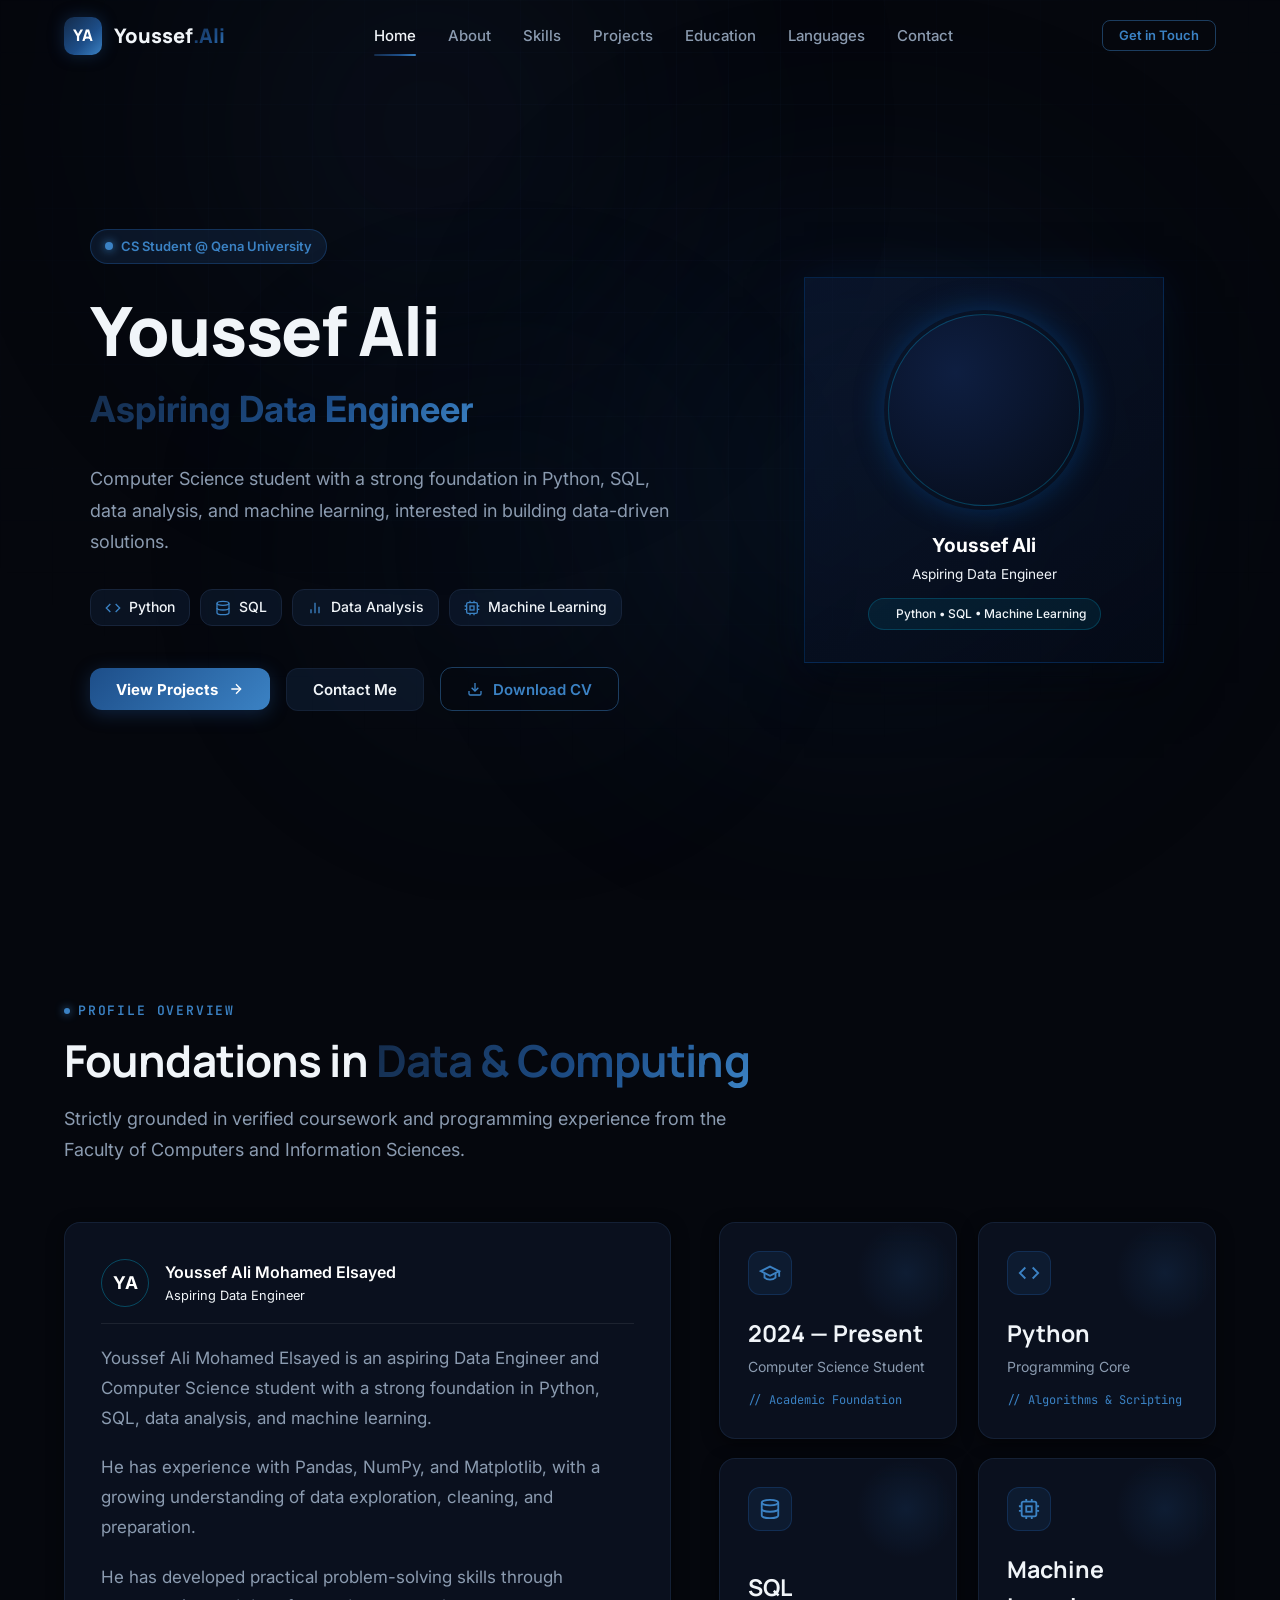
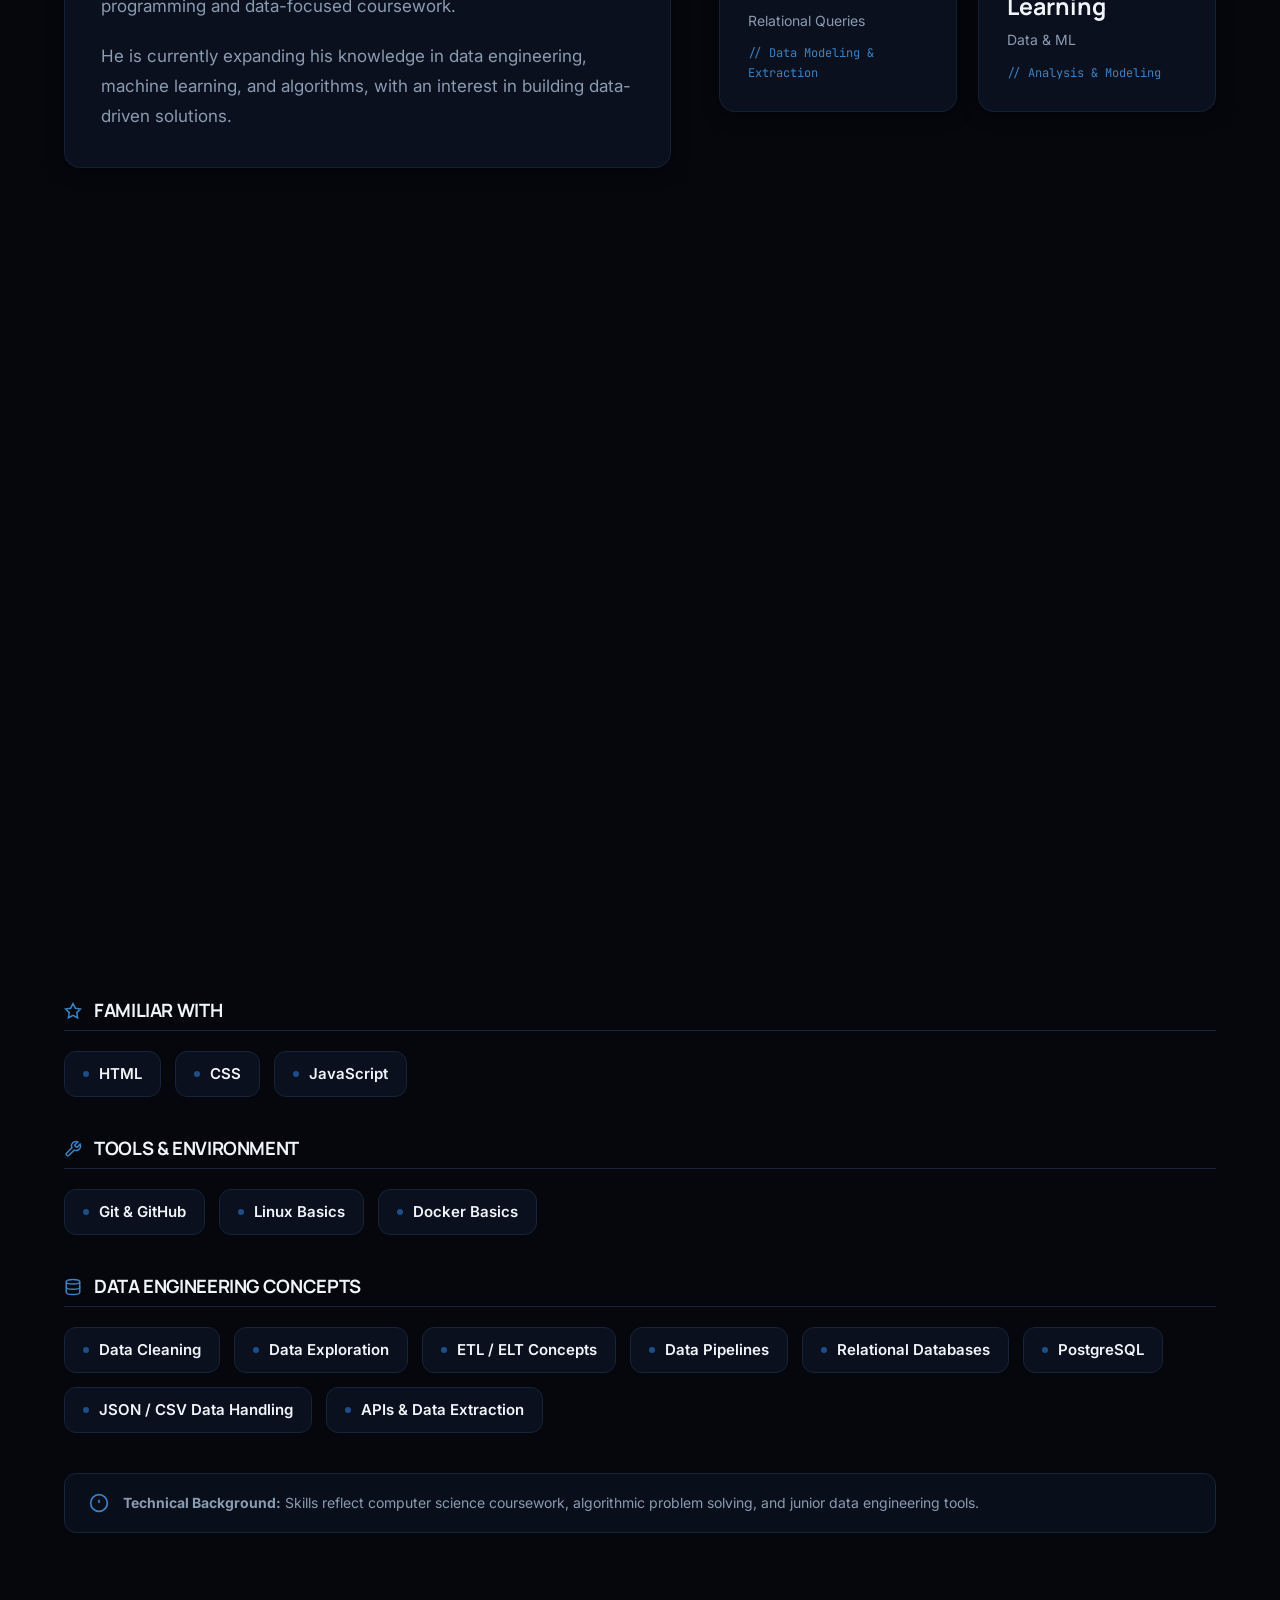
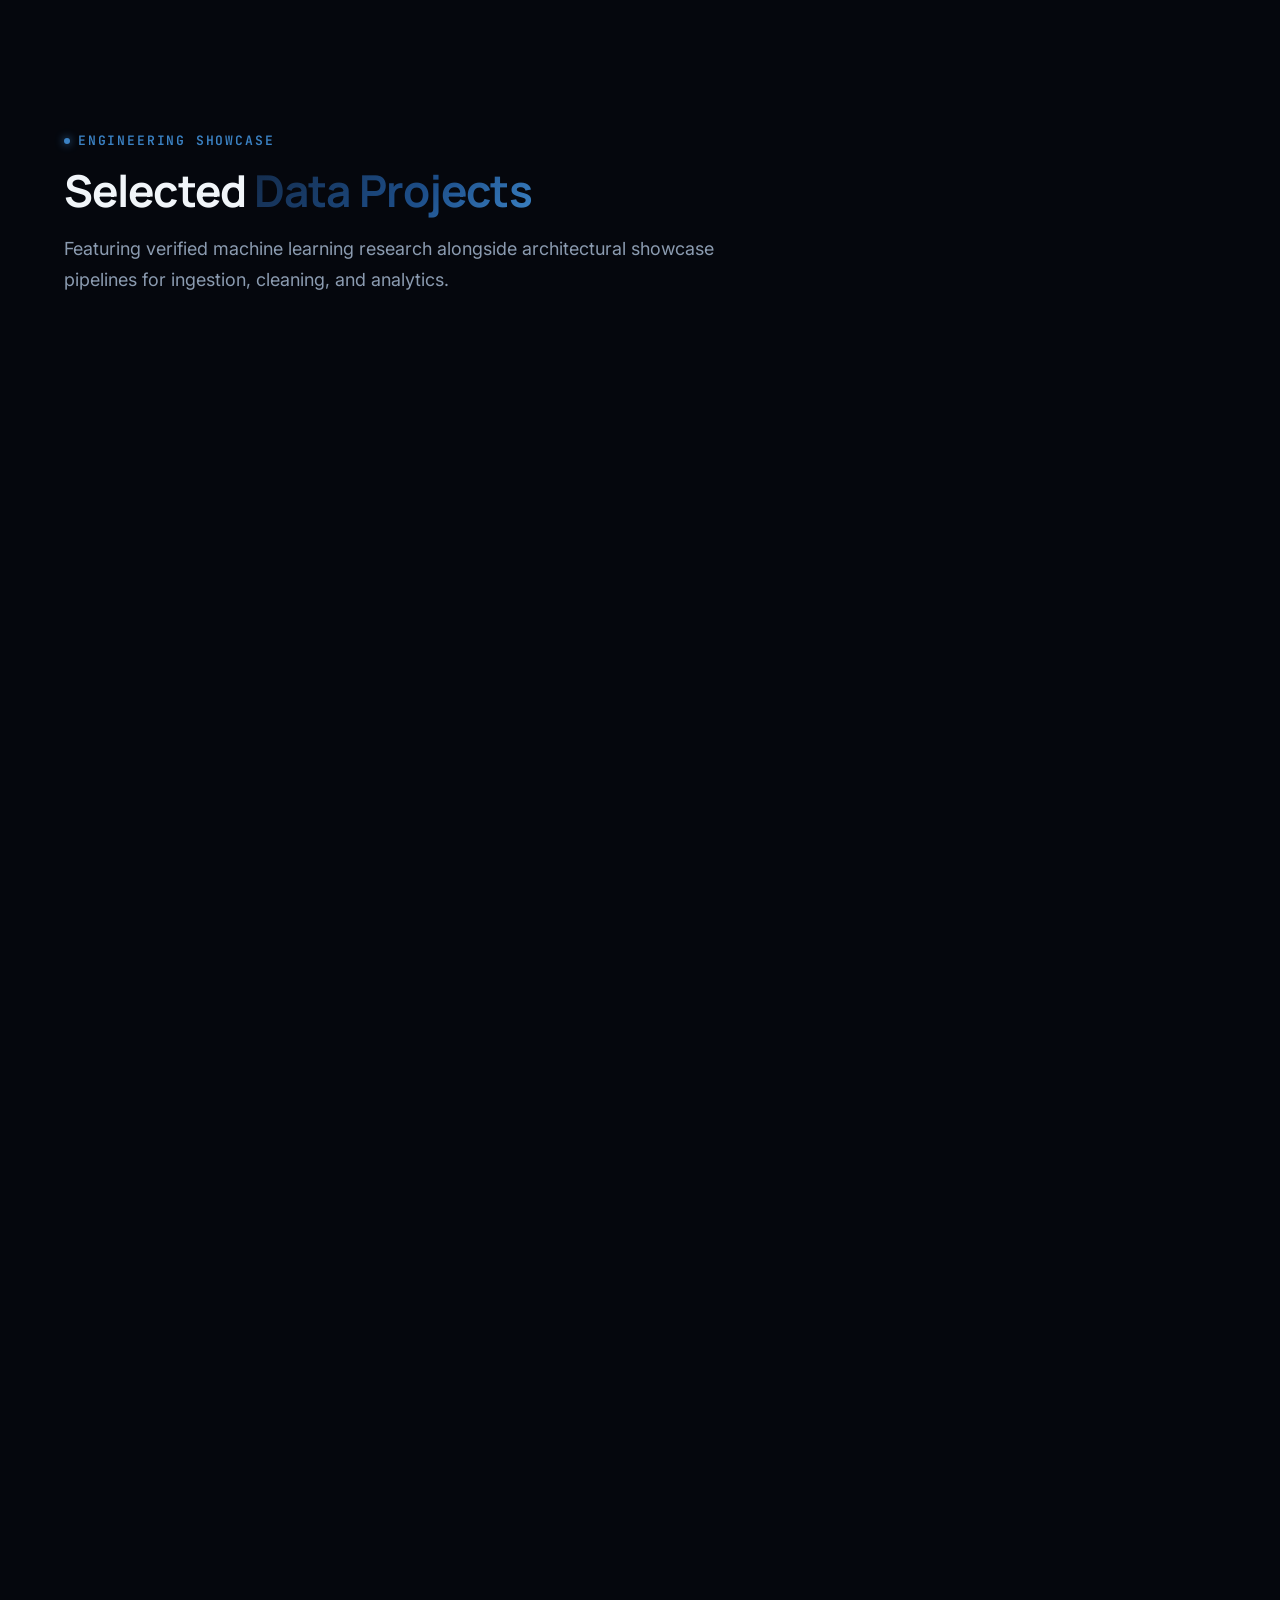
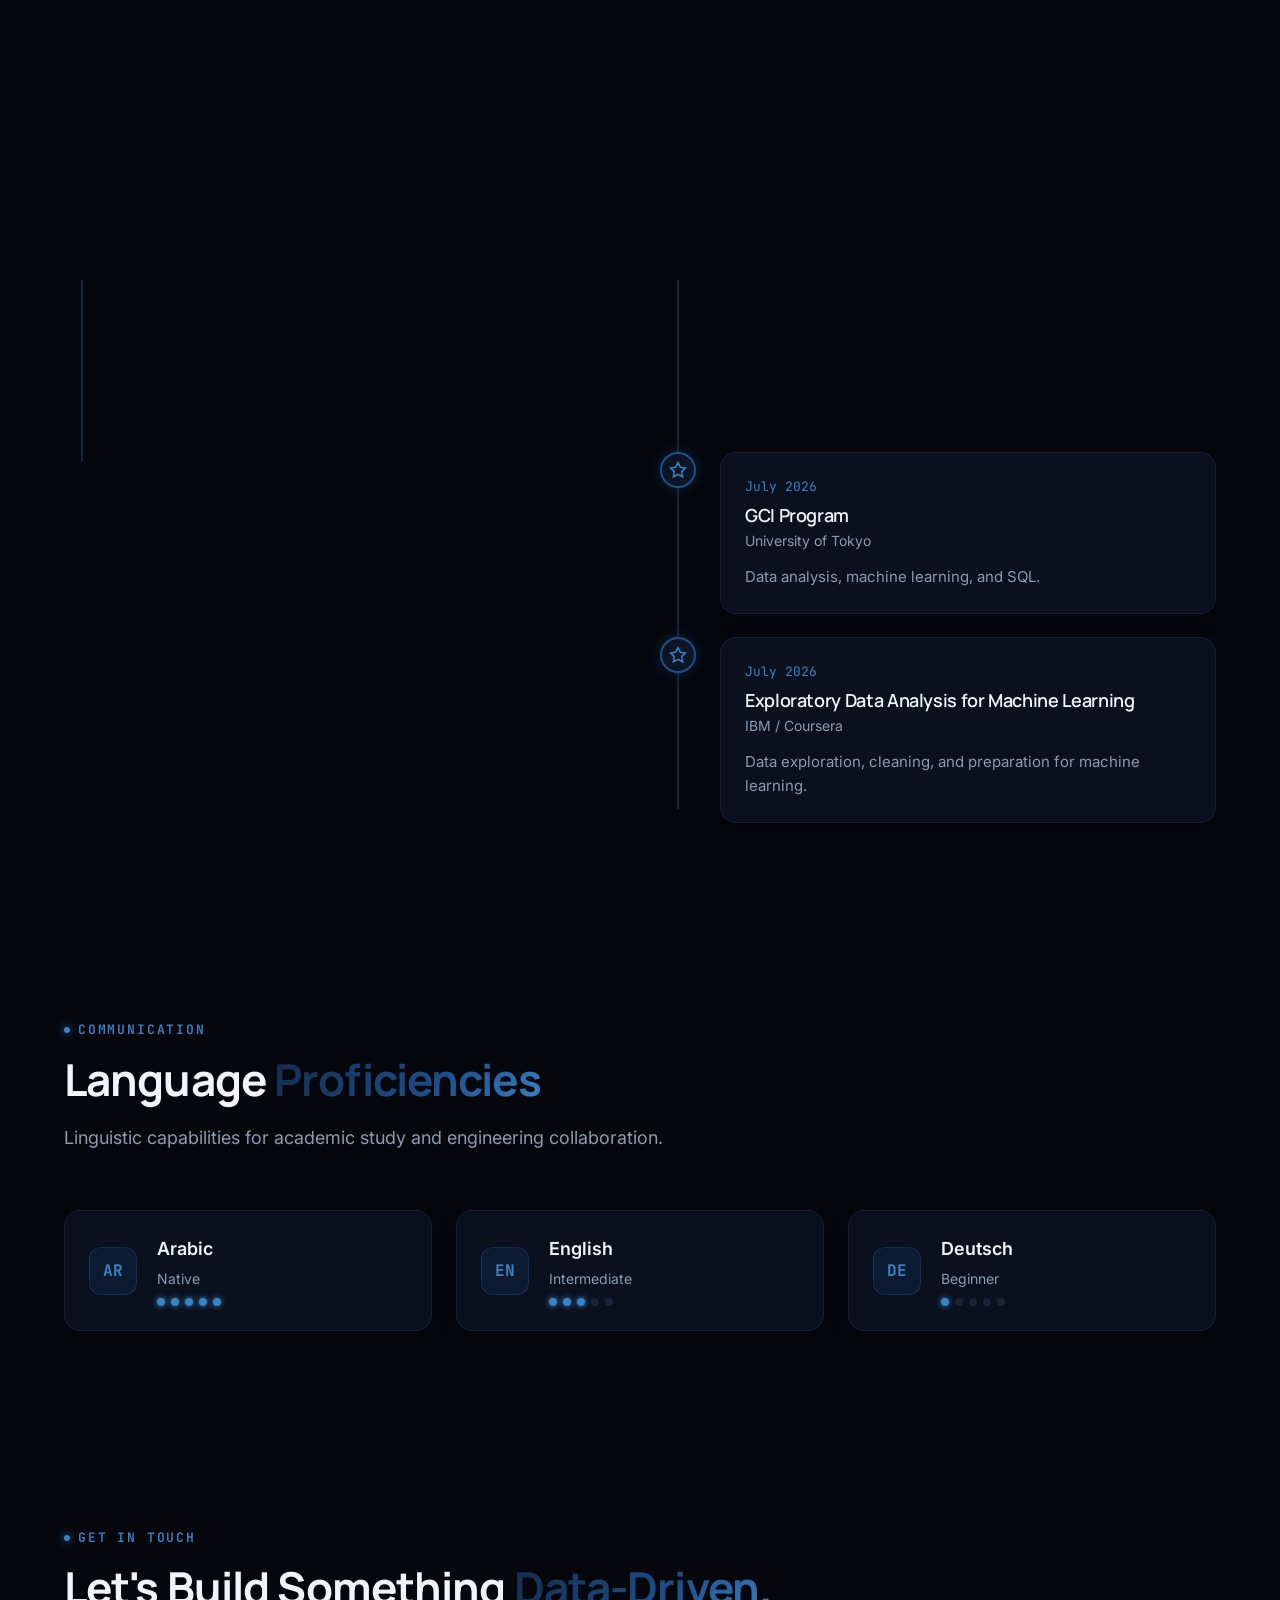
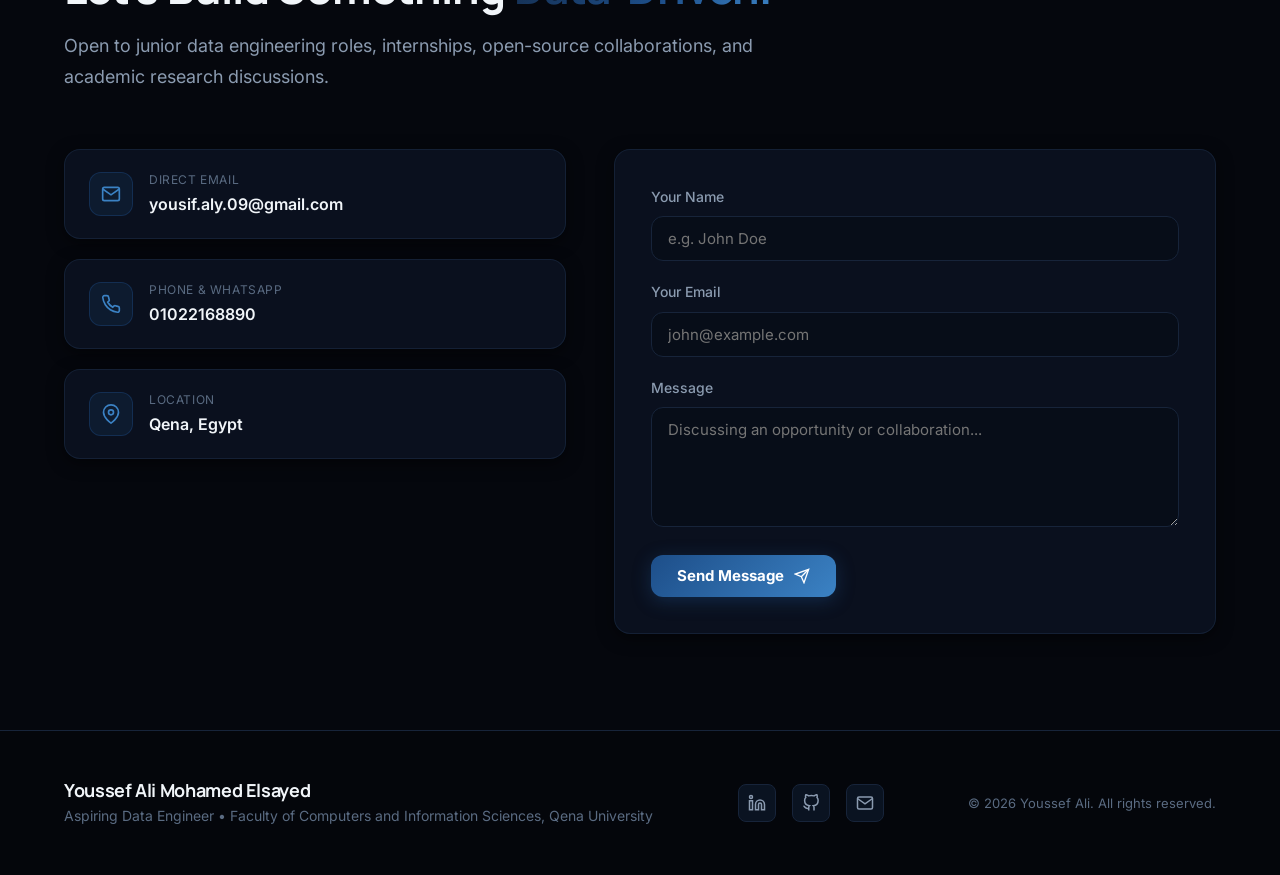
<file: index.html>
<!DOCTYPE html>
<html lang="en">
<head>
  <meta charset="UTF-8">
  <meta name="viewport" content="width=device-width, initial-scale=1.0">
  <meta name="description" content="Production-quality Data Engineer & Computer Science Student portfolio for Youssef Ali Mohamed Elsayed. Focused on Python, SQL, ETL pipelines, and Machine Learning.">
  <meta name="theme-color" content="#05070D">
  <title>Youssef Ali Mohamed Elsayed | Aspiring Data Engineer</title>

  <!-- Google Fonts: Manrope & Inter -->
  <link rel="preconnect" href="https://fonts.googleapis.com">
  <link rel="preconnect" href="https://fonts.gstatic.com" crossorigin>
  <link href="https://fonts.googleapis.com/css2?family=Inter:wght@400;500;600;700&family=JetBrains+Mono:wght@500;600;700&family=Manrope:wght@600;700;800&display=swap" rel="stylesheet">

  <link rel="stylesheet" href="css/styles.css">
</head>
<body>

  <!-- Ambient Aurora Background Layer (Black + Navy Blue System) -->
  <div class="aurora-container" aria-hidden="true">
    <div class="aurora-blob aurora-blob-1"></div>
    <div class="aurora-blob aurora-blob-2"></div>
    <div class="aurora-blob aurora-blob-3"></div>
    <div class="aurora-grid"></div>
  </div>

  <!-- Main Public Portfolio Site Wrapper -->
  <div class="site-wrapper">

    <!-- Sticky Navigation Bar (Completely Public, No Admin Link/Button) -->
    <header class="site-header">
      <div class="container nav-container">
        <div class="brand-logo" aria-label="Youssef Ali">
          <div class="logo-badge">YA</div>
          <span>Youssef<span class="text-gradient">.Ali</span></span>
        </div>

        <nav class="nav-links" aria-label="Main Navigation">
          <a href="#home" class="nav-link active">Home</a>
          <a href="#about" class="nav-link">About</a>
          <a href="#skills" class="nav-link">Skills</a>
          <a href="#projects" class="nav-link">Projects</a>
          <a href="#education" class="nav-link">Education</a>
          <a href="#languages" class="nav-link">Languages</a>
          <a href="#contact" class="nav-link">Contact</a>
        </nav>

        <div class="nav-actions">
          <a href="#contact" class="btn btn-outline-navy btn-sm" style="display: inline-flex;">
            <span>Get in Touch</span>
          </a>

          <button type="button" class="mobile-nav-toggle" aria-label="Open mobile navigation menu">
            <span></span>
            <span></span>
            <span></span>
          </button>
        </div>
      </div>

      <!-- Mobile Navigation Drawer -->
      <div class="mobile-drawer" aria-label="Mobile Navigation">
        <div class="mobile-nav-list">
          <a href="#home" class="mobile-nav-link active">Home</a>
          <a href="#about" class="mobile-nav-link">About</a>
          <a href="#skills" class="mobile-nav-link">Skills</a>
          <a href="#projects" class="mobile-nav-link">Projects</a>
          <a href="#education" class="mobile-nav-link">Education</a>
          <a href="#languages" class="mobile-nav-link">Languages</a>
          <a href="#contact" class="mobile-nav-link">Contact</a>
        </div>
      </div>
    </header>

    <main>
      <!-- 1. Hero Section with Rich Staggered Entrance Animations -->
      <section id="home" class="hero-section">
        <div class="container">
          <div class="hero-grid">
            <div class="hero-content">
              <div class="hero-badge-pill scroll-reveal">
                <span class="hero-badge-pulse"></span>
                <span id="hero-badge-text">CS Student @ Qena University</span>
              </div>

              <h1 class="hero-title scroll-reveal reveal-delay-1" id="hero-name">Youssef Ali</h1>
              <div class="hero-subtitle text-gradient scroll-reveal reveal-delay-2" id="hero-title">Aspiring Data Engineer</div>

              <p class="hero-description scroll-reveal reveal-delay-3" id="hero-desc">
                Computer Science student with a strong foundation in Python, SQL, data analysis, and machine learning, interested in building data-driven solutions.
              </p>

              <!-- Relevant Technology Highlights -->
              <div class="tech-pills scroll-reveal reveal-delay-4">
                <div class="tech-pill">
                  <svg width="16" height="16" viewBox="0 0 24 24" fill="none" stroke="currentColor" stroke-width="2"><polyline points="16 18 22 12 16 6"/><polyline points="8 6 2 12 8 18"/></svg>
                  <span>Python</span>
                </div>
                <div class="tech-pill">
                  <svg width="16" height="16" viewBox="0 0 24 24" fill="none" stroke="currentColor" stroke-width="2"><ellipse cx="12" cy="5" rx="9" ry="3"/><path d="M21 12c0 1.66-4 3-9 3s-9-1.34-9-3"/><path d="M3 5v14c0 1.66 4 3 9 3s9-1.34 9-3V5"/></svg>
                  <span>SQL</span>
                </div>
                <div class="tech-pill">
                  <svg width="16" height="16" viewBox="0 0 24 24" fill="none" stroke="currentColor" stroke-width="2"><line x1="18" y1="20" x2="18" y2="10"/><line x1="12" y1="20" x2="12" y2="4"/><line x1="6" y1="20" x2="6" y2="14"/></svg>
                  <span>Data Analysis</span>
                </div>
                <div class="tech-pill">
                  <svg width="16" height="16" viewBox="0 0 24 24" fill="none" stroke="currentColor" stroke-width="2"><rect x="4" y="4" width="16" height="16" rx="2"/><rect x="9" y="9" width="6" height="6"/><path d="M9 1v3M15 1v3M9 20v3M15 20v3M20 9h3M20 14h3M1 9h3M1 14h3"/></svg>
                  <span>Machine Learning</span>
                </div>
              </div>

              <!-- Call To Actions -->
              <div class="hero-cta-group scroll-reveal reveal-delay-5">
                <a href="#projects" class="btn btn-primary">
                  <span>View Projects</span>
                  <svg width="16" height="16" viewBox="0 0 24 24" fill="none" stroke="currentColor" stroke-width="2"><line x1="5" y1="12" x2="19" y2="12"/><polyline points="12 5 19 12 12 19"/></svg>
                </a>
                <a href="#contact" class="btn btn-secondary">
                  <span>Contact Me</span>
                </a>
                <a href="assets/Youssef_Ali_CV (1).docx" download="Youssef_Ali_CV (1).docx" class="btn btn-outline-navy" id="hero-cv-btn" aria-label="Download CV">
                  <svg width="16" height="16" viewBox="0 0 24 24" fill="none" stroke="currentColor" stroke-width="2"><path d="M21 15v4a2 2 0 0 1-2 2H5a2 2 0 0 1-2-2v-4"/><polyline points="7 10 12 15 17 10"/><line x1="12" y1="15" x2="12" y2="3"/></svg>
                  <span>Download CV</span>
                </a>
              </div>
            </div>

            <!-- Profile Portrait Visual (Uploaded portrait or default monogram fallback) -->
            <div class="hero-visual-col scroll-reveal reveal-delay-3" id="hero-profile-container">
              <!-- Injected via JavaScript -->
            </div>
          </div>
        </div>
      </section>

      <!-- 2. About & Bento Quick Stats -->
      <section id="about" class="section">
        <div class="container">
          <div class="section-header scroll-reveal">
            <div class="section-tag">Profile Overview</div>
            <h2 class="section-title">Foundations in <span class="text-gradient">Data & Computing</span></h2>
            <p class="section-subtitle">
              Strictly grounded in verified coursework and programming experience from the Faculty of Computers and Information Sciences.
            </p>
          </div>

          <div class="about-grid">
            <div class="glass-card about-content-card scroll-reveal">
              <div class="about-author-badge" id="about-author-badge" style="display: flex; align-items: center; gap: 1rem; margin-bottom: 1.25rem; padding-bottom: 1rem; border-bottom: 1px solid rgba(255,255,255,0.08);">
                <!-- Injected via JavaScript -->
              </div>
              <div class="about-text" id="about-paragraphs">
                <!-- Injected via JavaScript from CV Source -->
              </div>
            </div>

            <div class="bento-stats-grid" id="bento-stats-container">
              <!-- Bento Stats Injected via JavaScript -->
            </div>
          </div>
        </div>
      </section>

      <!-- 3. Skills / Tech Stack Section (Organized into Categories, NO Percentages) -->
      <section id="skills" class="section">
        <div class="container">
          <div class="section-header scroll-reveal">
            <div class="section-tag">Technical Competencies</div>
            <h2 class="section-title">Skills & <span class="text-gradient">Tech Stack</span></h2>
            <p class="section-subtitle">
              Organized by discipline. Clean tags without arbitrary numerical percentages, highlighting core verified curriculum tools and junior data engineering topics.
            </p>
          </div>

          <!-- Categorized Skills Container (Populated via JS) -->
          <div id="skills-categories-container">
            <!-- Injected by renderCategorizedSkills() -->
          </div>

          <!-- Skills Note -->
          <div class="showcase-disclaimer scroll-reveal">
            <svg width="20" height="20" viewBox="0 0 24 24" fill="none" stroke="currentColor" stroke-width="2"><circle cx="12" cy="12" r="10"/><line x1="12" y1="8" x2="12" y2="12"/><line x1="12" y1="16" x2="12.01" y2="16"/></svg>
            <div>
              <strong>Technical Background:</strong> Skills reflect computer science coursework, algorithmic problem solving, and junior data engineering tools.
            </div>
          </div>
        </div>
      </section>

      <!-- 4. Featured & Showcase Projects -->
      <section id="projects" class="section">
        <div class="container">
          <div class="section-header scroll-reveal">
            <div class="section-tag">Engineering Showcase</div>
            <h2 class="section-title">Selected <span class="text-gradient">Data Projects</span></h2>
            <p class="section-subtitle">
              Featuring verified machine learning research alongside architectural showcase pipelines for ingestion, cleaning, and analytics.
            </p>
          </div>

          <div class="projects-grid" id="projects-grid-container">
            <!-- Rendered via JS -->
          </div>
        </div>
      </section>

      <!-- 5. Education & Courses -->
      <section id="education" class="section">
        <div class="container">
          <div class="section-header scroll-reveal">
            <div class="section-tag">Academic Timeline</div>
            <h2 class="section-title">Education & <span class="text-gradient">Specializations</span></h2>
            <p class="section-subtitle">
              University degree coursework and internationally recognized specialized training programs.
            </p>
          </div>

          <div class="edu-courses-grid">
            <div>
              <h3 class="timeline-column-title scroll-reveal">
                <svg width="20" height="20" viewBox="0 0 24 24" fill="none" stroke="currentColor" stroke-width="2"><path d="M22 10v6M2 10l10-5 10 5-10 5z"/><path d="M6 12v5c3 3 9 3 12 0v-5"/></svg>
                University Education
              </h3>
              <div class="timeline-list" id="education-timeline">
                <!-- Rendered via JS -->
              </div>
            </div>

            <div>
              <h3 class="timeline-column-title scroll-reveal">
                <svg width="20" height="20" viewBox="0 0 24 24" fill="none" stroke="currentColor" stroke-width="2"><polygon points="12 2 15.09 8.26 22 9.27 17 14.14 18.18 21.02 12 17.77 5.82 21.02 7 14.14 2 9.27 8.91 8.26 12 2"/></svg>
                Specialized Programs
              </h3>
              <div class="timeline-list" id="courses-timeline">
                <!-- Rendered via JS -->
              </div>
            </div>
          </div>
        </div>
      </section>

      <!-- 6. Languages -->
      <section id="languages" class="section">
        <div class="container">
          <div class="section-header scroll-reveal">
            <div class="section-tag">Communication</div>
            <h2 class="section-title">Language <span class="text-gradient">Proficiencies</span></h2>
            <p class="section-subtitle">
              Linguistic capabilities for academic study and engineering collaboration.
            </p>
          </div>

          <div class="languages-grid" id="languages-container">
            <!-- Rendered via JS -->
          </div>
        </div>
      </section>

      <!-- 7. Contact Section -->
      <section id="contact" class="section">
        <div class="container">
          <div class="section-header scroll-reveal">
            <div class="section-tag">Get In Touch</div>
            <h2 class="section-title">Let's Build Something <span class="text-gradient">Data-Driven.</span></h2>
            <p class="section-subtitle">
              Open to junior data engineering roles, internships, open-source collaborations, and academic research discussions.
            </p>
          </div>

          <div class="contact-grid">
            <!-- Contact Information Cards -->
            <div class="contact-info-list">
              <a href="mailto:yousif.aly.09@gmail.com" class="glass-card contact-item-card scroll-reveal">
                <div class="contact-icon-box">
                  <svg width="20" height="20" viewBox="0 0 24 24" fill="none" stroke="currentColor" stroke-width="2"><path d="M4 4h16c1.1 0 2 .9 2 2v12c0 1.1-.9 2-2 2H4c-1.1 0-2-.9-2-2V6c0-1.1.9-2 2-2z"/><polyline points="22,6 12,13 2,6"/></svg>
                </div>
                <div>
                  <div class="contact-item-label">Direct Email</div>
                  <div class="contact-item-value" id="contact-email">yousif.aly.09@gmail.com</div>
                </div>
              </a>

              <a href="tel:01022168890" class="glass-card contact-item-card scroll-reveal">
                <div class="contact-icon-box">
                  <svg width="20" height="20" viewBox="0 0 24 24" fill="none" stroke="currentColor" stroke-width="2"><path d="M22 16.92v3a2 2 0 0 1-2.18 2 19.79 19.79 0 0 1-8.63-3.07 19.5 19.5 0 0 1-6-6 19.79 19.79 0 0 1-3.07-8.67A2 2 0 0 1 4.11 2h3a2 2 0 0 1 2 1.72 12.84 12.84 0 0 0 .7 2.81 2 2 0 0 1-.45 2.11L8.09 9.91a16 16 0 0 0 6 6l1.27-1.27a2 2 0 0 1 2.11-.45 12.84 12.84 0 0 0 2.81.7A2 2 0 0 1 22 16.92z"/></svg>
                </div>
                <div>
                  <div class="contact-item-label">Phone & WhatsApp</div>
                  <div class="contact-item-value" id="contact-phone">01022168890</div>
                </div>
              </a>

              <div class="glass-card contact-item-card scroll-reveal">
                <div class="contact-icon-box">
                  <svg width="20" height="20" viewBox="0 0 24 24" fill="none" stroke="currentColor" stroke-width="2"><path d="M21 10c0 7-9 13-9 13s-9-6-9-13a9 9 0 0 1 18 0z"/><circle cx="12" cy="10" r="3"/></svg>
                </div>
                <div>
                  <div class="contact-item-label">Location</div>
                  <div class="contact-item-value" id="contact-location">Qena, Egypt</div>
                </div>
              </div>
            </div>

            <!-- Interactive Message Form -->
            <div class="glass-card contact-form-card scroll-reveal">
              <form id="portfolio-contact-form">
                <div class="form-group">
                  <label class="form-label" for="sender-name">Your Name</label>
                  <input type="text" id="sender-name" class="form-control" placeholder="e.g. John Doe" required>
                </div>

                <div class="form-group">
                  <label class="form-label" for="sender-email">Your Email</label>
                  <input type="email" id="sender-email" class="form-control" placeholder="john@example.com" required>
                </div>

                <div class="form-group">
                  <label class="form-label" for="sender-message">Message</label>
                  <textarea id="sender-message" class="form-control" placeholder="Discussing an opportunity or collaboration..." required></textarea>
                </div>

                <div style="display: flex; align-items: center; justify-content: space-between; flex-wrap: wrap; gap: 1rem;">
                  <button type="submit" class="btn btn-primary">
                    <span>Send Message</span>
                    <svg width="16" height="16" viewBox="0 0 24 24" fill="none" stroke="currentColor" stroke-width="2"><line x1="22" y1="2" x2="11" y2="13"/><polygon points="22 2 15 22 11 13 2 9 22 2"/></svg>
                  </button>

                  <a id="contact-fallback-link" href="#" style="display: none; font-size: 0.8125rem; color: var(--highlight-blue);">
                    Open in default mail client &rarr;
                  </a>
                </div>
              </form>
            </div>
          </div>
        </div>
      </section>
    </main>

    <!-- 8. Clean Minimal Footer (Zero Admin Links) -->
    <footer class="site-footer">
      <div class="container">
        <div class="footer-content">
          <div class="footer-brand">
            <h4>Youssef Ali Mohamed Elsayed</h4>
            <p>Aspiring Data Engineer • Faculty of Computers and Information Sciences, Qena University</p>
          </div>

          <div class="footer-socials">
            <a href="https://linkedin.com/in/youssef-ali-data" class="social-icon-btn link-linkedin" target="_blank" rel="noopener noreferrer" aria-label="LinkedIn Profile">
              <svg width="18" height="18" viewBox="0 0 24 24" fill="none" stroke="currentColor" stroke-width="2"><path d="M16 8a6 6 0 0 1 6 6v7h-4v-7a2 2 0 0 0-2-2 2 2 0 0 0-2 2v7h-4v-7a6 6 0 0 1 6-6z"/><rect x="2" y="9" width="4" height="12"/><circle cx="4" cy="4" r="2"/></svg>
            </a>
            <a href="https://github.com/youssef-ali-data" class="social-icon-btn link-github" target="_blank" rel="noopener noreferrer" aria-label="GitHub Profile">
              <svg width="18" height="18" viewBox="0 0 24 24" fill="none" stroke="currentColor" stroke-width="2"><path d="M9 19c-5 1.5-5-2.5-7-3m14 6v-3.87a3.37 3.37 0 0 0-.94-2.61c3.14-.35 6.44-1.54 6.44-7A5.44 5.44 0 0 0 20 4.77 5.07 5.07 0 0 0 19.91 1S18.73.65 16 2.48a13.38 13.38 0 0 0-7 0C6.27.65 5.09 1 5.09 1A5.07 5.07 0 0 0 5 4.77a5.44 5.44 0 0 0-1.5 3.78c0 5.42 3.3 6.61 6.44 7A3.37 3.37 0 0 0 9 18.13V22"/></svg>
            </a>
            <a href="mailto:yousif.aly.09@gmail.com" class="social-icon-btn" aria-label="Send direct email">
              <svg width="18" height="18" viewBox="0 0 24 24" fill="none" stroke="currentColor" stroke-width="2"><path d="M4 4h16c1.1 0 2 .9 2 2v12c0 1.1-.9 2-2 2H4c-1.1 0-2-.9-2-2V6c0-1.1.9-2 2-2z"/><polyline points="22,6 12,13 2,6"/></svg>
            </a>
          </div>

          <div>
            <span style="font-size: 0.8125rem; color: var(--dim-text);">© 2026 Youssef Ali. All rights reserved.</span>
          </div>
        </div>
      </div>
    </footer>
  </div>

  <!-- Shared Project Details / Resume Modal -->
  <div id="project-modal-overlay" class="modal-overlay" role="dialog" aria-modal="true">
    <div class="modal-window">
      <div class="modal-header">
        <h3 class="modal-title" id="modal-project-title">Project Details</h3>
        <button type="button" class="modal-close-btn" aria-label="Close dialog">
          <svg width="18" height="18" viewBox="0 0 24 24" fill="none" stroke="currentColor" stroke-width="2"><line x1="18" y1="6" x2="6" y2="18"/><line x1="6" y1="6" x2="18" y2="18"/></svg>
        </button>
      </div>
      <div class="modal-body" id="modal-project-body">
        <!-- Injected via JS -->
      </div>
    </div>
  </div>

  <!-- Private Admin CMS Component (Accessible exclusively via private route or #admin) -->
  <div id="admin-app-root" class="admin-view-wrapper">
    <!-- Auth Gate / Login Screen -->
    <div id="admin-auth-gate" style="display: none; min-height: 100vh; align-items: center; justify-content: center; padding: 1.5rem;">
      <div class="glass-card" style="max-width: 440px; width: 100%; padding: 2.25rem;">
        <div style="display: flex; align-items: center; gap: 0.75rem; margin-bottom: 1.5rem;">
          <div class="logo-badge">CMS</div>
          <div>
            <h3 style="font-size: 1.25rem;">Admin Authentication</h3>
            <p style="font-size: 0.8125rem;">Private Portfolio Content Management</p>
          </div>
        </div>

        <form id="admin-login-form">
          <div class="form-group">
            <label class="form-label" for="admin-username">Username or Email</label>
            <input type="text" id="admin-username" class="form-control" value="admin" placeholder="Enter username or email" autocomplete="username">
          </div>

          <div style="display: flex; flex-direction: column; gap: 0.75rem; margin-top: 1.5rem;">
            <button type="submit" class="btn btn-primary" style="width: 100%;">
              <span>Sign In to Dashboard</span>
            </button>
            <a href="#home" class="btn btn-secondary btn-sm" style="width: 100%; text-align: center;">
              <span>&larr; Back to Public Portfolio</span>
            </a>
          </div>
        </form>
      </div>
    </div>

    <!-- Authenticated CMS Dashboard -->
    <div id="admin-dashboard-container" style="display: none;">
      <!-- Dashboard Topbar -->
      <div class="admin-topbar">
        <div class="admin-brand">
          <div class="logo-badge" style="width: 32px; height: 32px; font-size: 0.875rem;">YA</div>
          <span>Portfolio CMS</span>
          <span class="admin-badge">PRIVATE</span>
        </div>

        <div class="admin-topbar-actions">
          <button type="button" class="btn btn-secondary btn-sm" id="admin-exit-btn">
            <svg width="15" height="15" viewBox="0 0 24 24" fill="none" stroke="currentColor" stroke-width="2"><path d="M15 3h4a2 2 0 0 1 2 2v14a2 2 0 0 1-2 2h-4"/><polyline points="10 17 15 12 10 7"/><line x1="15" y1="12" x2="3" y2="12"/></svg>
            <span>Exit to Portfolio</span>
          </button>
          <button type="button" class="btn btn-outline-navy btn-sm" id="admin-logout-btn">
            <span>Sign Out</span>
          </button>
        </div>
      </div>

      <!-- Dashboard Layout: Sidebar + Main Content -->
      <div class="admin-layout">
        <aside class="admin-sidebar">
          <a href="#" class="admin-nav-item active" data-tab="overview">
            <svg width="18" height="18" viewBox="0 0 24 24" fill="none" stroke="currentColor" stroke-width="2"><rect x="3" y="3" width="7" height="7"/><rect x="14" y="3" width="7" height="7"/><rect x="14" y="14" width="7" height="7"/><rect x="3" y="14" width="7" height="7"/></svg>
            <span>Overview</span>
          </a>
          <a href="#" class="admin-nav-item" data-tab="projects">
            <svg width="18" height="18" viewBox="0 0 24 24" fill="none" stroke="currentColor" stroke-width="2"><path d="M22 19a2 2 0 0 1-2 2H4a2 2 0 0 1-2-2V5a2 2 0 0 1 2-2h5l2 3h9a2 2 0 0 1 2 2z"/></svg>
            <span>Projects CRUD</span>
          </a>
          <a href="#" class="admin-nav-item" data-tab="skills">
            <svg width="18" height="18" viewBox="0 0 24 24" fill="none" stroke="currentColor" stroke-width="2"><polyline points="16 18 22 12 16 6"/><polyline points="8 6 2 12 8 18"/></svg>
            <span>Skills Manager</span>
          </a>
          <a href="#" class="admin-nav-item" data-tab="profile">
            <svg width="18" height="18" viewBox="0 0 24 24" fill="none" stroke="currentColor" stroke-width="2"><path d="M20 21v-2a4 4 0 0 0-4-4H8a4 4 0 0 0-4 4v2"/><circle cx="12" cy="7" r="4"/></svg>
            <span>Profile & Portrait</span>
          </a>
          <a href="#" class="admin-nav-item" data-tab="cv">
            <svg width="18" height="18" viewBox="0 0 24 24" fill="none" stroke="currentColor" stroke-width="2"><path d="M14 2H6a2 2 0 0 0-2 2v16a2 2 0 0 0 2 2h12a2 2 0 0 0 2-2V8z"/><polyline points="14 2 14 8 20 8"/><line x1="16" y1="13" x2="8" y2="13"/><line x1="16" y1="17" x2="8" y2="17"/><polyline points="10 9 9 9 8 9"/></svg>
            <span>CV Management</span>
          </a>
          <a href="#" class="admin-nav-item" data-tab="education">
            <svg width="18" height="18" viewBox="0 0 24 24" fill="none" stroke="currentColor" stroke-width="2"><path d="M22 10v6M2 10l10-5 10 5-10 5z"/><path d="M6 12v5c3 3 9 3 12 0v-5"/></svg>
            <span>Education & Courses</span>
          </a>
          <a href="#" class="admin-nav-item" data-tab="backups">
            <svg width="18" height="18" viewBox="0 0 24 24" fill="none" stroke="currentColor" stroke-width="2"><path d="M21 15v4a2 2 0 0 1-2 2H5a2 2 0 0 1-2-2v-4"/><polyline points="7 10 12 15 17 10"/><line x1="12" y1="15" x2="12" y2="3"/></svg>
            <span>Backups & JSON</span>
          </a>
        </aside>

        <main class="admin-main-content">
          <!-- Pane 1: Overview -->
          <div id="pane-overview" class="admin-pane active">
            <div class="pane-header">
              <div>
                <h2>Portfolio Analytics & Status</h2>
                <p>Black + Navy Blue System • Content health & verification metrics.</p>
              </div>
            </div>

            <div class="admin-kpi-grid" id="admin-kpi-summary">
              <!-- KPI cards rendered dynamically -->
            </div>

            <div class="glass-card" style="padding: 1.75rem; margin-top: 1.5rem;">
              <h3 style="font-size: 1.125rem; margin-bottom: 0.75rem;">Content Integrity & Non-Fabrication Rules</h3>
              <p style="font-size: 0.9375rem; line-height: 1.7; color: var(--secondary-text);">
                This CMS guarantees that Youssef Ali Mohamed Elsayed's verified CV remains strictly factual.
                Manage and update all portfolio projects, skills, profile information, and credentials directly from this unified dashboard.
                Skills are organized cleanly without fabricated proficiency percentages. All updates persist locally and synchronize live.
              </p>
            </div>
          </div>

          <!-- Pane 2: Projects CRUD -->
          <div id="pane-projects" class="admin-pane">
            <div class="pane-header">
              <div>
                <h2>Projects Management</h2>
                <p>Add, edit, reorder, or toggle visibility for portfolio projects.</p>
              </div>
              <button type="button" class="btn btn-primary btn-sm" id="btn-add-new-project">
                <svg width="16" height="16" viewBox="0 0 24 24" fill="none" stroke="currentColor" stroke-width="2"><line x1="12" y1="5" x2="12" y2="19"/><line x1="5" y1="12" x2="19" y2="12"/></svg>
                <span>Add Project</span>
              </button>
            </div>

            <div id="admin-projects-list">
              <!-- Project cards rendered dynamically -->
            </div>
          </div>

          <!-- Pane 3: Skills Manager (NO PERCENTAGES) -->
          <div id="pane-skills" class="admin-pane">
            <div class="pane-header">
              <div>
                <h2>Skills Management</h2>
                <p>Manage skill names, categories, display order, and visibility (no percentages or proficiency meters).</p>
              </div>
              <button type="button" class="btn btn-primary btn-sm" id="btn-add-new-skill">
                <svg width="16" height="16" viewBox="0 0 24 24" fill="none" stroke="currentColor" stroke-width="2"><line x1="12" y1="5" x2="12" y2="19"/><line x1="5" y1="12" x2="19" y2="12"/></svg>
                <span>Add Skill</span>
              </button>
            </div>

            <div id="admin-skills-list">
              <!-- Skills cards rendered dynamically -->
            </div>
          </div>

          <!-- Pane 4: Profile Editor -->
          <div id="pane-profile" class="admin-pane">
            <div class="pane-header">
              <div>
                <h2>Profile & Portrait Management</h2>
                <p>Modify display names, headlines, bio statements, contact links, and uploaded portrait image.</p>
              </div>
            </div>

            <!-- Profile Image Upload Component -->
            <div class="glass-card" style="padding: 1.5rem; margin-bottom: 1.5rem;">
              <h3 style="font-size: 1.1rem; margin-bottom: 0.35rem; color: #fff;">Profile Portrait Image</h3>
              <p style="font-size: 0.85rem; color: var(--color-slate-muted); margin-bottom: 1.25rem;">
                Upload a portrait image to display across the public portfolio Hero and About areas. Supported formats: JPG, JPEG, PNG, WEBP (Max 10MB).
              </p>
              <div style="display: flex; gap: 1.5rem; align-items: center; flex-wrap: wrap;">
                <div id="admin-profile-img-preview-box" class="admin-image-preview-box">
                  <!-- Image or Fallback Initial -->
                </div>
                <div style="display: flex; flex-direction: column; gap: 0.75rem;">
                  <div style="display: flex; gap: 0.75rem; flex-wrap: wrap;">
                    <label class="btn btn-outline-navy btn-sm" style="cursor: pointer; margin: 0;">
                      <input type="file" id="admin-profile-img-input" accept="image/jpeg,image/png,image/webp,image/jpg" style="display: none;">
                      <svg width="15" height="15" viewBox="0 0 24 24" fill="none" stroke="currentColor" stroke-width="2"><path d="M21 15v4a2 2 0 0 1-2 2H5a2 2 0 0 1-2-2v-4"/><polyline points="17 8 12 3 7 8"/><line x1="12" y1="3" x2="12" y2="15"/></svg>
                      <span id="admin-profile-img-upload-btn-text">Upload Image</span>
                    </label>
                    <button type="button" id="admin-profile-img-remove-btn" class="btn btn-secondary btn-sm" style="display: none;">
                      <svg width="15" height="15" viewBox="0 0 24 24" fill="none" stroke="currentColor" stroke-width="2"><polyline points="3 6 5 6 21 6"/><path d="M19 6v14a2 2 0 0 1-2 2H7a2 2 0 0 1-2-2V6m3 0V4a2 2 0 0 1 2-2h4a2 2 0 0 1 2 2v2"/></svg>
                      <span>Remove Image</span>
                    </button>
                  </div>
                  <div id="admin-profile-img-status" style="font-size: 0.8rem; color: var(--color-slate-muted);">
                    No custom portrait uploaded. Using default monogram fallback.
                  </div>
                </div>
              </div>
            </div>

            <div class="glass-card" style="padding: 2rem;">
              <form id="admin-profile-form">
                <div style="display: grid; grid-template-columns: 1fr 1fr; gap: 1.25rem;">
                  <div class="form-group">
                    <label class="form-label">Full Name</label>
                    <input type="text" class="form-control" id="prof-fullname" required>
                  </div>
                  <div class="form-group">
                    <label class="form-label">Display Short Name</label>
                    <input type="text" class="form-control" id="prof-shortname" required>
                  </div>
                </div>

                <div style="display: grid; grid-template-columns: 1fr 1fr; gap: 1.25rem;">
                  <div class="form-group">
                    <label class="form-label">Professional Title</label>
                    <input type="text" class="form-control" id="prof-title" required>
                  </div>
                  <div class="form-group">
                    <label class="form-label">Badge Pill Label</label>
                    <input type="text" class="form-control" id="prof-badge" required>
                  </div>
                </div>

                <div class="form-group">
                  <label class="form-label">Hero Supporting Text</label>
                  <textarea class="form-control" id="prof-hero" rows="2" required></textarea>
                </div>

                <div style="display: grid; grid-template-columns: 1fr 1fr 1fr; gap: 1.25rem;">
                  <div class="form-group">
                    <label class="form-label">Email</label>
                    <input type="email" class="form-control" id="prof-email" required>
                  </div>
                  <div class="form-group">
                    <label class="form-label">Phone</label>
                    <input type="text" class="form-control" id="prof-phone" required>
                  </div>
                  <div class="form-group">
                    <label class="form-label">Location</label>
                    <input type="text" class="form-control" id="prof-location" required>
                  </div>
                </div>

                <div style="display: grid; grid-template-columns: 1fr 1fr; gap: 1.25rem;">
                  <div class="form-group">
                    <label class="form-label">LinkedIn Profile URL</label>
                    <input type="url" class="form-control" id="prof-linkedin">
                  </div>
                  <div class="form-group">
                    <label class="form-label">GitHub Profile URL</label>
                    <input type="url" class="form-control" id="prof-github">
                  </div>
                </div>

                <div style="margin-top: 1.5rem; text-align: right;">
                  <button type="submit" class="btn btn-primary">Save Profile Changes</button>
                </div>
              </form>
            </div>
          </div>

          <!-- Pane 5: Education & Courses -->
          <div id="pane-education" class="admin-pane">
            <div class="pane-header">
              <div>
                <h2>Education & Specialized Courses</h2>
                <p>Manage university degrees and verified certificates.</p>
              </div>
            </div>

            <h3 style="font-size: 1.125rem; margin-bottom: 1rem; color: var(--highlight-blue);">University Degrees</h3>
            <div id="admin-education-list" style="margin-bottom: 2rem;">
              <!-- Rendered via JS -->
            </div>

            <h3 style="font-size: 1.125rem; margin-bottom: 1rem; color: var(--highlight-blue);">Specialized Courses & Programs</h3>
            <div id="admin-courses-list">
              <!-- Rendered via JS -->
            </div>
          </div>

          <!-- Pane: CV Management -->
          <div id="pane-cv" class="admin-pane">
            <div class="pane-header">
              <div>
                <h2>CV / Resume Document Management</h2>
                <p>Manage the document downloaded by visitors from the "Download CV" button on the portfolio.</p>
              </div>
            </div>

            <div class="glass-card" style="padding: 2rem;">
              <div style="display: flex; align-items: flex-start; justify-content: space-between; flex-wrap: wrap; gap: 1.5rem; margin-bottom: 2rem; padding-bottom: 1.5rem; border-bottom: 1px solid rgba(255,255,255,0.08);">
                <div style="display: flex; gap: 1.25rem; align-items: center;">
                  <div class="admin-cv-icon-box">
                    <svg width="28" height="28" viewBox="0 0 24 24" fill="none" stroke="currentColor" stroke-width="2"><path d="M14 2H6a2 2 0 0 0-2 2v16a2 2 0 0 0 2 2h12a2 2 0 0 0 2-2V8z"/><polyline points="14 2 14 8 20 8"/><line x1="16" y1="13" x2="8" y2="13"/><line x1="16" y1="17" x2="8" y2="17"/><polyline points="10 9 9 9 8 9"/></svg>
                  </div>
                  <div>
                    <div style="display: flex; align-items: center; gap: 0.75rem; margin-bottom: 0.25rem; flex-wrap: wrap;">
                      <h3 id="admin-cv-filename" style="font-size: 1.15rem; color: #fff; margin: 0;">Youssef_Ali_CV (1).docx</h3>
                      <span class="badge" id="admin-cv-status-badge" style="background: rgba(40, 167, 69, 0.2); color: #28a745; border: 1px solid rgba(40, 167, 69, 0.4);">Active CV</span>
                    </div>
                    <p id="admin-cv-meta" style="font-size: 0.85rem; color: var(--color-slate-muted); margin: 0;">
                      Size: 37 KB • Word Document (.docx)
                    </p>
                  </div>
                </div>

                <div style="display: flex; gap: 0.75rem; flex-wrap: wrap;">
                  <button type="button" id="admin-cv-download-btn" class="btn btn-outline-navy btn-sm">
                    <svg width="15" height="15" viewBox="0 0 24 24" fill="none" stroke="currentColor" stroke-width="2"><path d="M21 15v4a2 2 0 0 1-2 2H5a2 2 0 0 1-2-2v-4"/><polyline points="7 10 12 15 17 10"/><line x1="12" y1="15" x2="12" y2="3"/></svg>
                    <span>Download Active CV</span>
                  </button>
                  <button type="button" id="admin-cv-remove-btn" class="btn btn-secondary btn-sm">
                    <svg width="15" height="15" viewBox="0 0 24 24" fill="none" stroke="currentColor" stroke-width="2"><polyline points="3 6 5 6 21 6"/><path d="M19 6v14a2 2 0 0 1-2 2H7a2 2 0 0 1-2-2V6m3 0V4a2 2 0 0 1 2-2h4a2 2 0 0 1 2 2v2"/></svg>
                    <span>Remove CV</span>
                  </button>
                </div>
              </div>

              <!-- Upload / Replace CV Drop Zone -->
              <div class="admin-cv-upload-zone" id="admin-cv-drop-zone">
                <input type="file" id="admin-cv-file-input" accept=".docx,.pdf,.doc,.rtf" style="display: none;">
                <svg width="36" height="36" viewBox="0 0 24 24" fill="none" stroke="currentColor" stroke-width="1.75" style="color: var(--color-blue-electric); margin-bottom: 0.75rem;"><path d="M21 15v4a2 2 0 0 1-2 2H5a2 2 0 0 1-2-2v-4"/><polyline points="17 8 12 3 7 8"/><line x1="12" y1="3" x2="12" y2="15"/></svg>
                <h4 style="font-size: 1.05rem; color: #fff; margin-bottom: 0.35rem;">Upload New or Replacement CV</h4>
                <p style="font-size: 0.85rem; color: var(--color-slate-muted); max-width: 480px; margin-bottom: 1.25rem;">
                  Select or drag and drop your updated CV document (.docx, .pdf, .doc).
                  The public "Download CV" button will automatically download this file.
                </p>
                <button type="button" class="btn btn-primary btn-sm" id="admin-cv-browse-btn">
                  <span>Browse Files</span>
                </button>
              </div>
            </div>
          </div>

          <!-- Pane 6: Backups & Reset -->
          <div id="pane-backups" class="admin-pane">
            <div class="pane-header">
              <div>
                <h2>Data Backups & Restore</h2>
                <p>Export JSON backups, import configurations, or restore verified factory defaults.</p>
              </div>
            </div>

            <div style="display: grid; grid-template-columns: repeat(auto-fit, minmax(280px, 1fr)); gap: 1.5rem;">
              <div class="glass-card" style="padding: 1.75rem;">
                <h3 style="font-size: 1.125rem; margin-bottom: 0.5rem;">Export JSON</h3>
                <p style="font-size: 0.875rem; margin-bottom: 1.25rem;">Download full portfolio data to a standalone JSON file.</p>
                <button type="button" class="btn btn-primary btn-sm" id="admin-export-json-btn">
                  Download Backup JSON
                </button>
              </div>

              <div class="glass-card" style="padding: 1.75rem;">
                <h3 style="font-size: 1.125rem; margin-bottom: 0.5rem;">Import JSON</h3>
                <p style="font-size: 0.875rem; margin-bottom: 1.25rem;">Restore from an existing JSON backup file.</p>
                <input type="file" id="admin-json-file-input" accept=".json" style="display: none;">
                <button type="button" class="btn btn-secondary btn-sm" id="admin-import-json-btn">
                  Select & Upload JSON
                </button>
              </div>

              <div class="glass-card" style="padding: 1.75rem;">
                <h3 style="font-size: 1.125rem; margin-bottom: 0.5rem; color: #E05252;">Reset to CV Defaults</h3>
                <p style="font-size: 0.875rem; margin-bottom: 1.25rem;">Revert all content back to exact verified source CV facts.</p>
                <button type="button" class="btn btn-secondary btn-sm" style="color: #E05252;" id="admin-reset-default-btn">
                  Restore Factory Defaults
                </button>
              </div>
            </div>
          </div>
        </main>
      </div>
    </div>
  </div>

  <!-- Admin CRUD Modal for Project / Skill editing -->
  <div id="admin-form-modal-overlay" class="modal-overlay" role="dialog" aria-modal="true">
    <div class="modal-window">
      <div class="modal-header">
        <h3 class="modal-title" id="admin-modal-title">Edit Item</h3>
        <button type="button" class="modal-close-btn" onclick="closeAdminFormModal()">
          <svg width="18" height="18" viewBox="0 0 24 24" fill="none" stroke="currentColor" stroke-width="2"><line x1="18" y1="6" x2="6" y2="18"/><line x1="6" y1="6" x2="18" y2="18"/></svg>
        </button>
      </div>
      <div class="modal-body" id="admin-modal-body">
        <!-- Injected via JS -->
      </div>
    </div>
  </div>

  <!-- Client Application Scripts -->
  <script src="js/data.js"></script>
  <script src="js/app.js"></script>
  <script src="js/admin.js"></script>
</body>
</html>
</file>
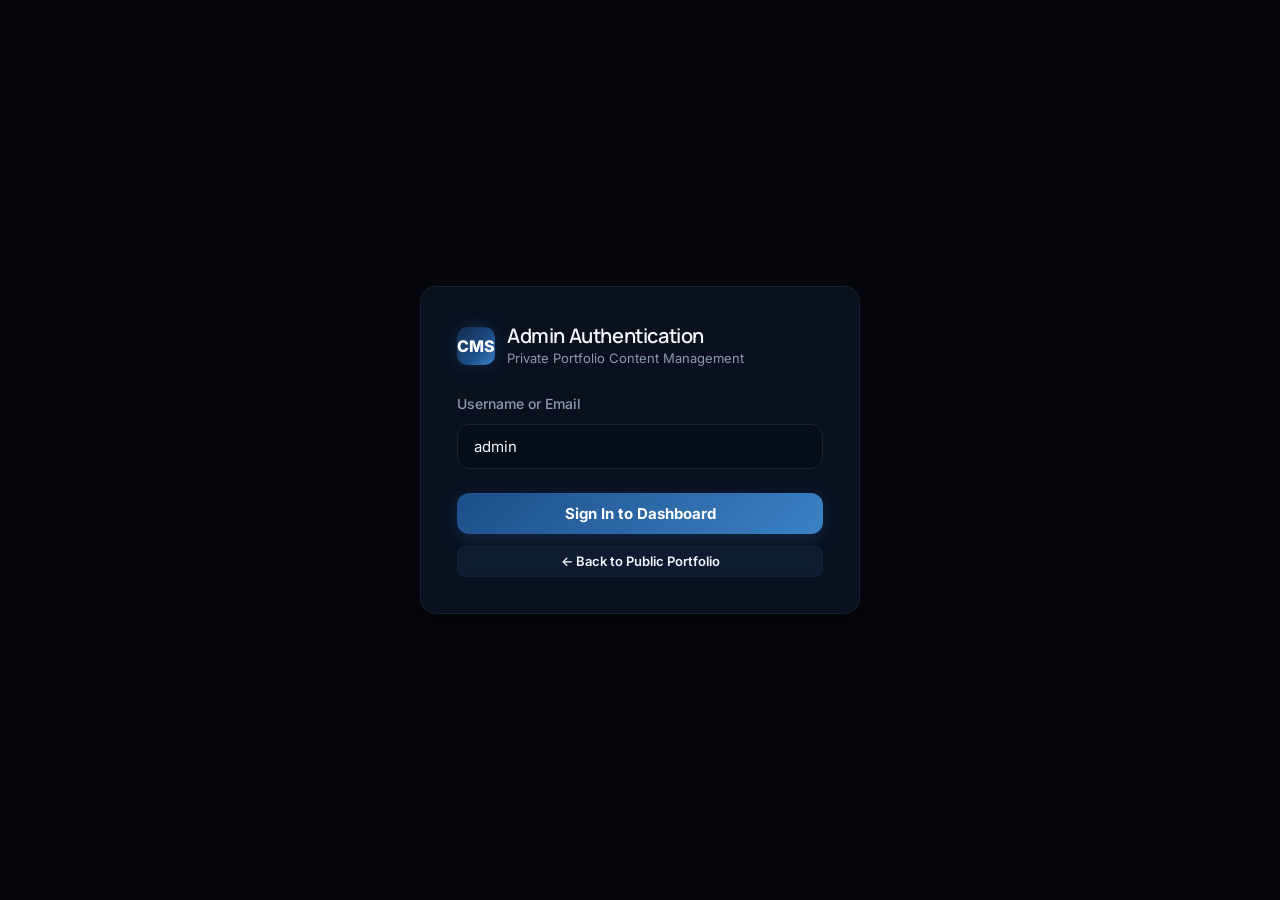
<file: admin.html>
<!DOCTYPE html>
<html lang="en">
<head>
  <meta charset="UTF-8">
  <meta name="viewport" content="width=device-width, initial-scale=1.0">
  <title>Admin Dashboard & CMS | Youssef Ali Portfolio</title>
  <link rel="stylesheet" href="css/styles.css">
  <script>
    // Automatically load admin view on direct access to /admin or admin.html
    window.addEventListener("DOMContentLoaded", () => {
      window.location.hash = "admin";
    });
  </script>
</head>
<body style="background: #05070D; color: #F1F5F9; font-family: 'Inter', sans-serif;">
  <script>
    window.location.replace("index.html#admin");
  </script>
  <div style="display: flex; align-items: center; justify-content: center; height: 100vh;">
    <p style="color: #8B9BB0;">Opening Secure Admin CMS... <a href="index.html#admin" style="color: #3B82C4;">Click here if not redirected</a></p>
  </div>
</body>
</html>
</file>
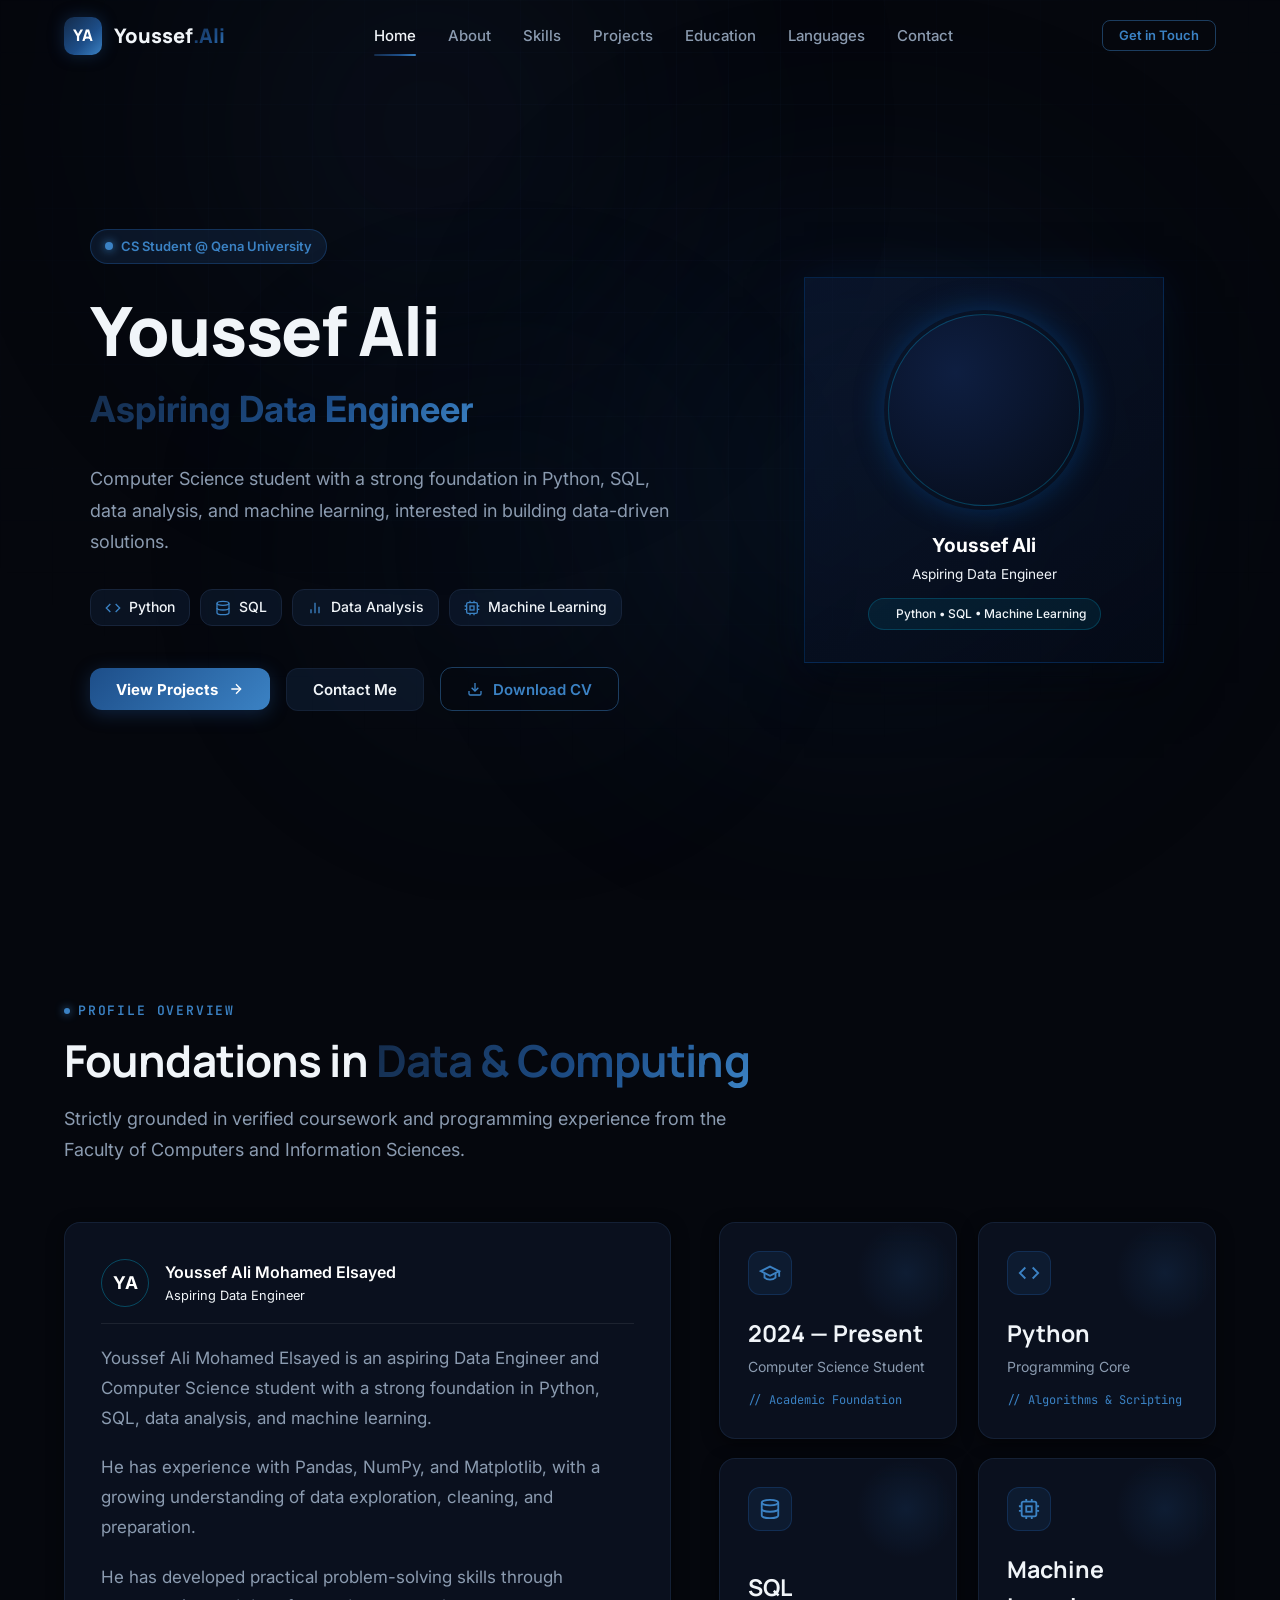
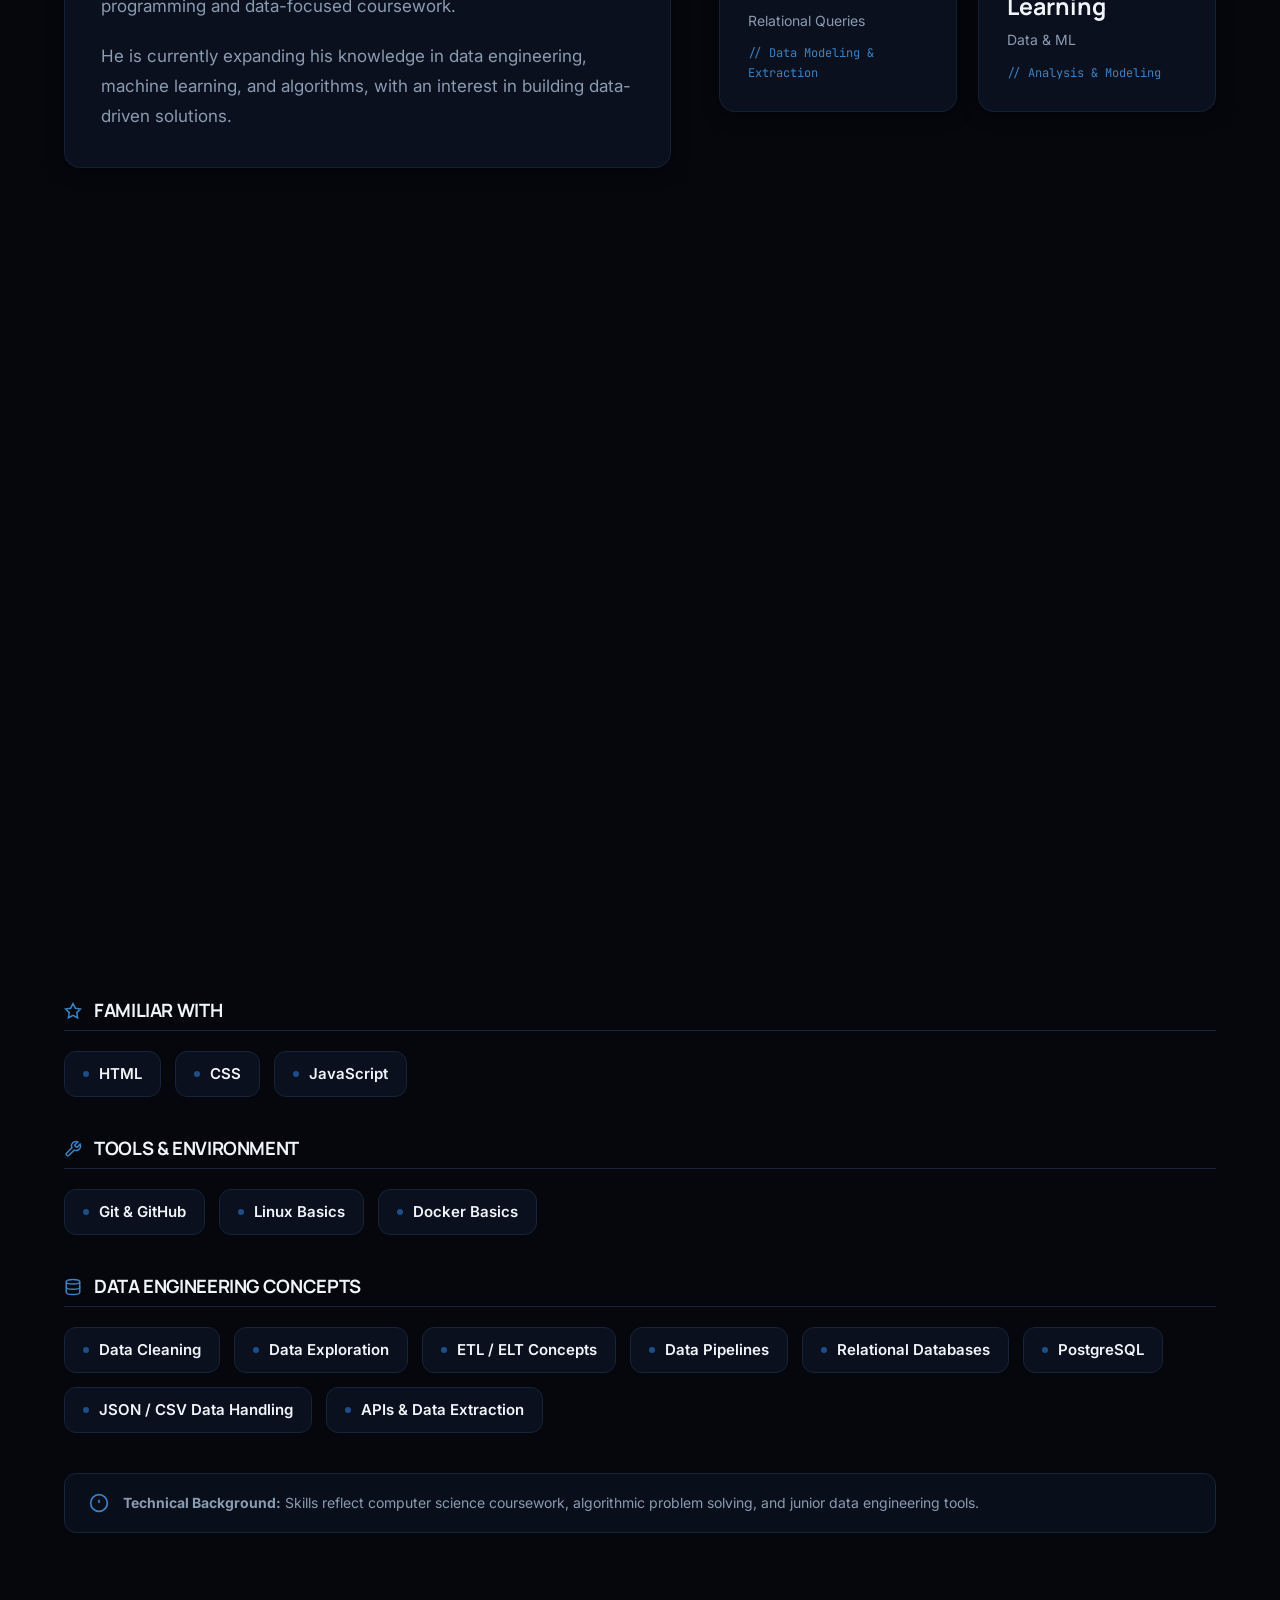
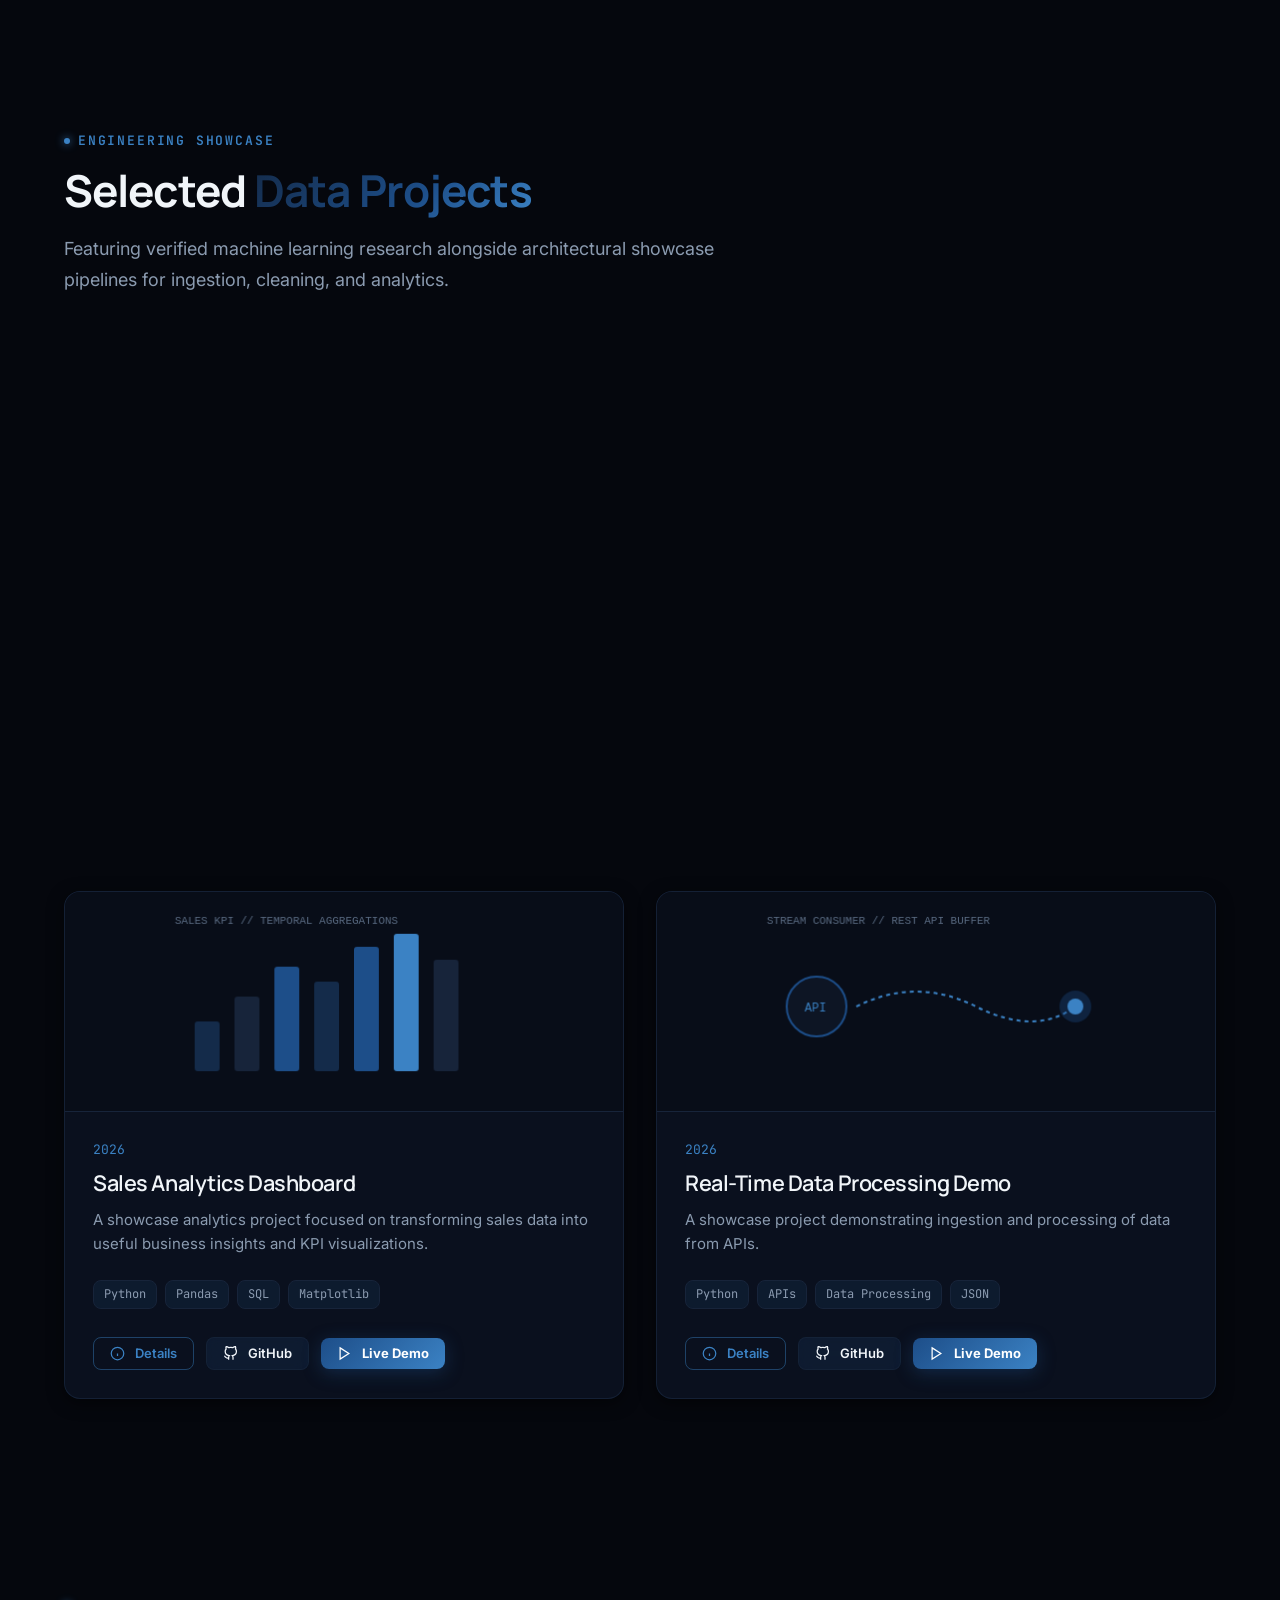
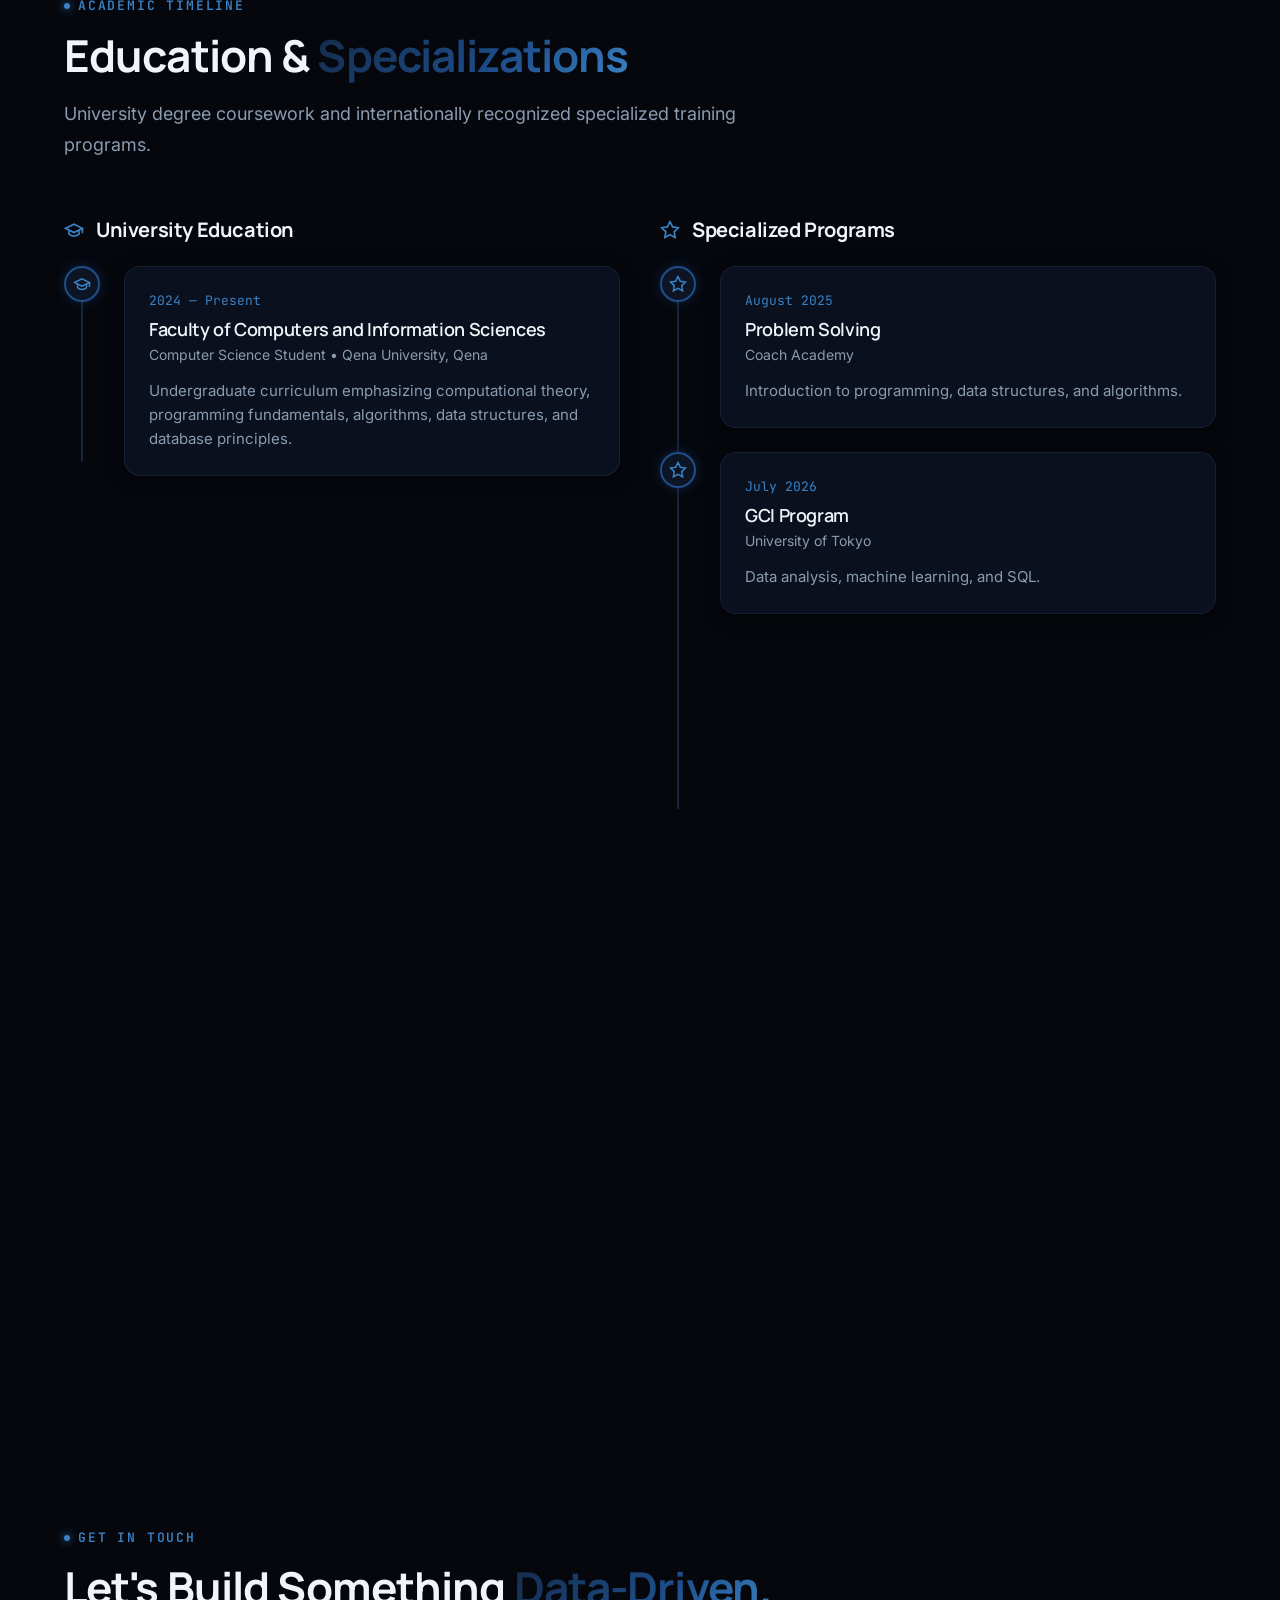
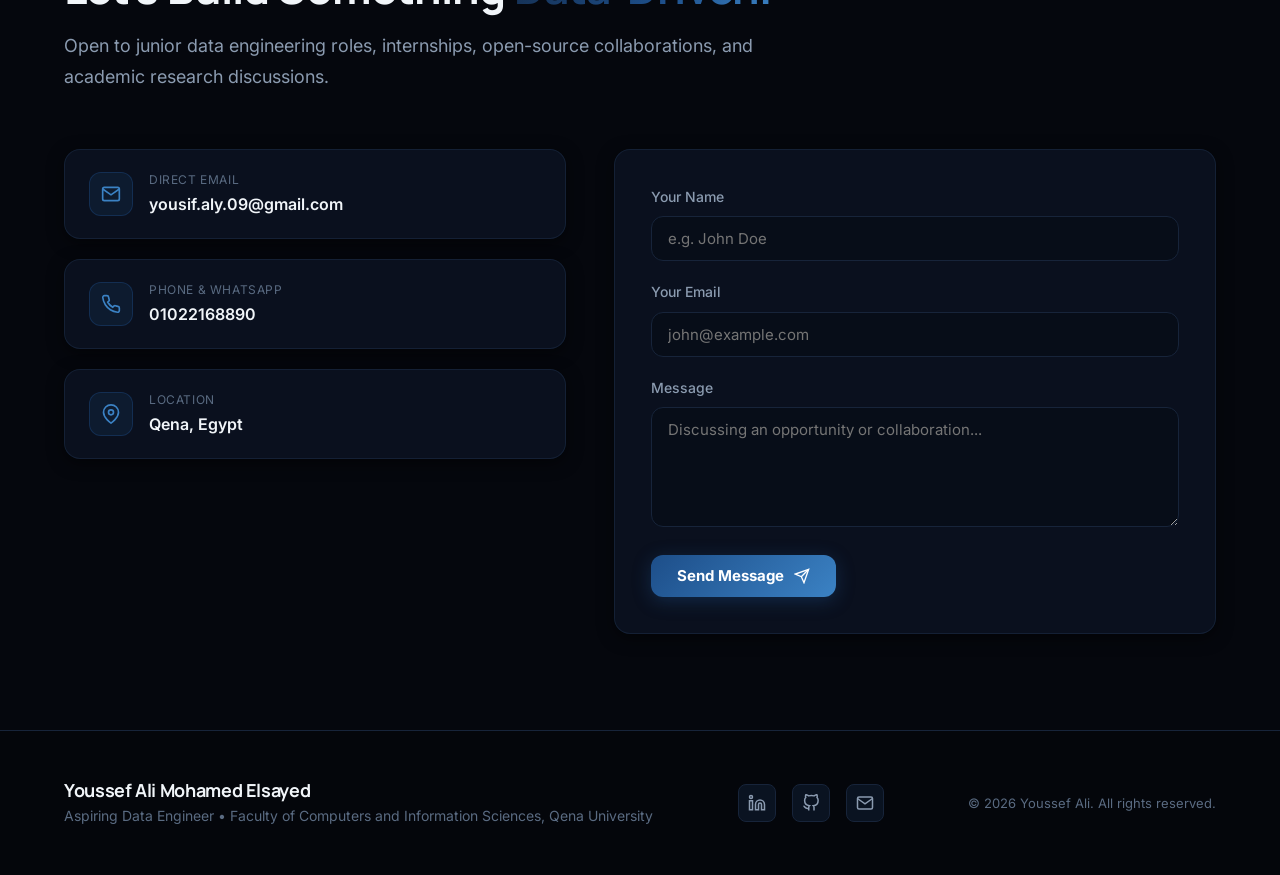
<file: portfolio_standalone.html>
<!DOCTYPE html>
<html lang="en">
<head>
  <meta charset="UTF-8">
  <meta name="viewport" content="width=device-width, initial-scale=1.0">
  <meta name="description" content="Production-quality Data Engineer & Computer Science Student portfolio for Youssef Ali Mohamed Elsayed. Focused on Python, SQL, ETL pipelines, and Machine Learning.">
  <meta name="theme-color" content="#05070D">
  <title>Youssef Ali Mohamed Elsayed | Aspiring Data Engineer</title>

  <!-- Google Fonts: Manrope & Inter -->
  <link rel="preconnect" href="https://fonts.googleapis.com">
  <link rel="preconnect" href="https://fonts.gstatic.com" crossorigin>
  <link href="https://fonts.googleapis.com/css2?family=Inter:wght@400;500;600;700&family=JetBrains+Mono:wght@500;600;700&family=Manrope:wght@600;700;800&display=swap" rel="stylesheet">

  <style>
/* ==========================================================================
   Youssef Ali Mohamed Elsayed — Premium Data Engineer Portfolio
   Color Palette: Black + Navy Blue System
   Direction: Dark • Navy • Premium • Modern • Professional
   ========================================================================== */

:root {
  /* Exact Color Palette */
  --bg-main: #05070D;
  --bg-secondary: #080D18;
  --bg-surface: #0D1524;
  --bg-surface-elevated: #111C2E;
  --bg-surface-glass: rgba(13, 21, 36, 0.75);
  --bg-surface-glass-heavy: rgba(13, 21, 36, 0.90);
  --bg-card-hover: rgba(17, 28, 46, 0.85);

  --primary-navy: #142B4A;
  --accent-navy: #1D4E89;
  --highlight-blue: #3B82C4;
  --highlight-glow: rgba(59, 130, 196, 0.25);
  
  --main-text: #F1F5F9;
  --secondary-text: #8B9BB0;
  --dim-text: #5A6B82;

  --borders: #17243A;
  --border-subtle: #17243A;
  --border-glass: rgba(23, 36, 58, 0.85);
  --border-glow: rgba(29, 78, 137, 0.6);
  --border-highlight: rgba(59, 130, 196, 0.6);

  /* Gradients */
  --navy-gradient: linear-gradient(135deg, #142B4A 0%, #1D4E89 60%, #3B82C4 100%);
  --accent-gradient: linear-gradient(135deg, #1D4E89 0%, #3B82C4 100%);
  --accent-gradient-glow: linear-gradient(135deg, rgba(20, 43, 74, 0.4) 0%, rgba(29, 78, 137, 0.3) 100%);
  
  /* Status Badges */
  --badge-featured-bg: rgba(29, 78, 137, 0.22);
  --badge-featured-border: rgba(59, 130, 196, 0.4);
  --badge-featured-text: #3B82C4;

  --badge-demo-bg: rgba(20, 43, 74, 0.35);
  --badge-demo-border: rgba(29, 78, 137, 0.5);
  --badge-demo-text: #8B9BB0;

  --badge-cv-bg: rgba(29, 78, 137, 0.18);
  --badge-cv-border: rgba(59, 130, 196, 0.35);
  --badge-cv-text: #60A5FA;

  /* Typography */
  --font-headings: 'Manrope', -apple-system, BlinkMacSystemFont, 'Segoe UI', Roboto, sans-serif;
  --font-body: 'Inter', -apple-system, BlinkMacSystemFont, 'Segoe UI', Roboto, sans-serif;
  --font-mono: 'JetBrains Mono', ui-monospace, SFMono-Regular, Menlo, Monaco, Consolas, monospace;

  /* Shadows & Glows */
  --shadow-sm: 0 2px 6px rgba(0, 0, 0, 0.4);
  --shadow-md: 0 4px 16px rgba(0, 0, 0, 0.5);
  --shadow-lg: 0 10px 32px rgba(0, 0, 0, 0.6);
  --shadow-glow-navy: 0 0 25px rgba(29, 78, 137, 0.25);
  --shadow-glow-blue: 0 0 30px rgba(59, 130, 196, 0.22);
  --shadow-card-hover: 0 16px 36px -6px rgba(0, 0, 0, 0.7), 0 0 24px rgba(29, 78, 137, 0.3);

  /* Transitions & Easings */
  --ease-spring: cubic-bezier(0.16, 1, 0.3, 1);
  --transition-fast: 150ms ease;
  --transition-normal: 280ms var(--ease-spring);
  --transition-slow: 450ms var(--ease-spring);

  /* Radius */
  --radius-sm: 8px;
  --radius-md: 12px;
  --radius-lg: 16px;
  --radius-xl: 24px;
  --radius-full: 9999px;

  /* Layout */
  --container-max-width: 1200px;
  --nav-height: 72px;
}

/* Base Reset & Typography */
*, *::before, *::after {
  box-sizing: border-box;
  margin: 0;
  padding: 0;
}

html {
  scroll-behavior: smooth;
  color-scheme: dark;
  font-size: 16px;
}

body {
  background-color: var(--bg-main);
  color: var(--main-text);
  font-family: var(--font-body);
  font-weight: 400;
  line-height: 1.6;
  overflow-x: hidden;
  position: relative;
  min-height: 100vh;
  -webkit-font-smoothing: antialiased;
  -moz-osx-font-smoothing: grayscale;
}

h1, h2, h3, h4, h5, h6 {
  font-family: var(--font-headings);
  color: var(--main-text);
  line-height: 1.25;
  letter-spacing: -0.02em;
}

h1 {
  font-size: clamp(2.5rem, 5vw + 1rem, 4.25rem);
  font-weight: 800;
}

h2 {
  font-size: clamp(1.85rem, 3vw + 0.5rem, 2.75rem);
  font-weight: 700;
}

h3 {
  font-size: clamp(1.35rem, 2vw + 0.2rem, 1.75rem);
  font-weight: 600;
}

p {
  color: var(--secondary-text);
  font-size: 1rem;
}

a {
  color: inherit;
  text-decoration: none;
  transition: color var(--transition-fast);
}

button {
  font-family: var(--font-body);
  cursor: pointer;
  border: none;
  background: none;
}

ul, ol {
  list-style: none;
}

img, svg {
  display: block;
  max-width: 100%;
}

:focus-visible {
  outline: 2px solid var(--highlight-blue);
  outline-offset: 3px;
}

/* ==========================================================================
   Ambient Aurora Background (Black + Navy Blue System)
   ========================================================================== */
.aurora-container {
  position: fixed;
  inset: 0;
  pointer-events: none;
  z-index: 0;
  overflow: hidden;
}

.aurora-blob {
  position: absolute;
  filter: blur(120px);
  border-radius: 50%;
  opacity: 0.5;
  transform: translateZ(0);
  will-change: transform, opacity;
}

.aurora-blob-1 {
  width: 650px;
  height: 650px;
  background: radial-gradient(circle, rgba(20, 43, 74, 0.6) 0%, rgba(20, 43, 74, 0) 70%);
  top: -200px;
  left: 8%;
  animation: auroraNavyFloat1 24s ease-in-out infinite alternate;
}

.aurora-blob-2 {
  width: 700px;
  height: 700px;
  background: radial-gradient(circle, rgba(29, 78, 137, 0.45) 0%, rgba(29, 78, 137, 0) 70%);
  top: 120px;
  right: 5%;
  animation: auroraNavyFloat2 28s ease-in-out infinite alternate;
}

.aurora-blob-3 {
  width: 550px;
  height: 550px;
  background: radial-gradient(circle, rgba(59, 130, 196, 0.25) 0%, rgba(59, 130, 196, 0) 70%);
  bottom: 8%;
  left: 18%;
  opacity: 0.35;
  animation: auroraNavyFloat3 32s ease-in-out infinite alternate;
}

.aurora-grid {
  position: absolute;
  inset: 0;
  background-image: 
    linear-gradient(to right, rgba(23, 36, 58, 0.25) 1px, transparent 1px),
    linear-gradient(to bottom, rgba(23, 36, 58, 0.25) 1px, transparent 1px);
  background-size: 52px 52px;
  mask-image: radial-gradient(ellipse 75% 65% at 50% 30%, #000 30%, transparent 85%);
  -webkit-mask-image: radial-gradient(ellipse 75% 65% at 50% 30%, #000 30%, transparent 85%);
  opacity: 0.55;
}

@keyframes auroraNavyFloat1 {
  0% { transform: translate(0, 0) scale(1); }
  50% { transform: translate(70px, 60px) scale(1.08); }
  100% { transform: translate(-30px, 80px) scale(0.96); }
}

@keyframes auroraNavyFloat2 {
  0% { transform: translate(0, 0) scale(1); }
  50% { transform: translate(-80px, 50px) scale(1.1); }
  100% { transform: translate(50px, -30px) scale(0.94); }
}

@keyframes auroraNavyFloat3 {
  0% { transform: translate(0, 0) scale(1); }
  50% { transform: translate(60px, -50px) scale(1.06); }
  100% { transform: translate(-40px, 40px) scale(1); }
}

/* ==========================================================================
   Layout Containers & Utilities
   ========================================================================== */
.site-wrapper {
  position: relative;
  z-index: 1;
}

.container {
  width: 100%;
  max-width: var(--container-max-width);
  margin-inline: auto;
  padding-inline: 1.5rem;
}

.section {
  padding-block: 6rem;
  position: relative;
}

@media (max-width: 768px) {
  .section {
    padding-block: 4rem;
  }
}

.section-header {
  margin-bottom: 3.5rem;
  max-width: 720px;
}

.section-tag {
  display: inline-flex;
  align-items: center;
  gap: 0.5rem;
  font-family: var(--font-mono);
  font-size: 0.8125rem;
  text-transform: uppercase;
  letter-spacing: 0.14em;
  color: var(--highlight-blue);
  margin-bottom: 0.75rem;
  font-weight: 600;
}

.section-tag::before {
  content: '';
  display: inline-block;
  width: 6px;
  height: 6px;
  border-radius: 50%;
  background: var(--highlight-blue);
  box-shadow: 0 0 8px var(--highlight-blue);
}

.section-title {
  margin-bottom: 1rem;
}

.section-subtitle {
  font-size: 1.125rem;
  line-height: 1.7;
}

.text-gradient {
  background: var(--navy-gradient);
  -webkit-background-clip: text;
  -webkit-text-fill-color: transparent;
  display: inline-block;
}

/* Glass Card Base */
.glass-card {
  background-color: var(--bg-surface-glass);
  backdrop-filter: blur(16px);
  -webkit-backdrop-filter: blur(16px);
  border: 1px solid var(--border-glass);
  border-radius: var(--radius-lg);
  box-shadow: var(--shadow-md);
  transition: transform var(--transition-normal), box-shadow var(--transition-normal), border-color var(--transition-normal);
}

.glass-card:hover {
  border-color: var(--border-glow);
  box-shadow: var(--shadow-card-hover);
}

/* Buttons */
.btn {
  display: inline-flex;
  align-items: center;
  justify-content: center;
  gap: 0.625rem;
  padding: 0.8125rem 1.625rem;
  border-radius: var(--radius-md);
  font-weight: 600;
  font-size: 0.9375rem;
  line-height: 1;
  transition: all var(--transition-normal);
  white-space: nowrap;
  position: relative;
  overflow: hidden;
}

.btn-primary {
  background: var(--accent-gradient);
  color: #FFFFFF;
  font-weight: 700;
  box-shadow: 0 4px 18px rgba(29, 78, 137, 0.4);
}

.btn-primary:hover {
  transform: translateY(-2px);
  box-shadow: 0 6px 24px rgba(59, 130, 196, 0.45);
  background: linear-gradient(135deg, #1D4E89 0%, #4B94DC 100%);
}

.btn-secondary {
  background: rgba(20, 43, 74, 0.4);
  border: 1px solid var(--border-glass);
  color: var(--main-text);
  backdrop-filter: blur(8px);
}

.btn-secondary:hover {
  background: rgba(29, 78, 137, 0.4);
  border-color: var(--highlight-blue);
  color: #fff;
  transform: translateY(-2px);
  box-shadow: 0 4px 16px rgba(20, 43, 74, 0.5);
}

.btn-outline-navy {
  background: transparent;
  border: 1px solid rgba(59, 130, 196, 0.45);
  color: var(--highlight-blue);
}

.btn-outline-navy:hover {
  background: rgba(29, 78, 137, 0.18);
  border-color: var(--highlight-blue);
  box-shadow: 0 0 16px rgba(59, 130, 196, 0.25);
  transform: translateY(-2px);
}

.btn-sm {
  padding: 0.5rem 1rem;
  font-size: 0.8125rem;
  border-radius: var(--radius-sm);
}

/* ==========================================================================
   Header & Navbar (Clean, Public Only - No Admin Access Visible)
   ========================================================================== */
.site-header {
  position: fixed;
  top: 0;
  left: 0;
  right: 0;
  height: var(--nav-height);
  z-index: 100;
  transition: background-color var(--transition-normal), backdrop-filter var(--transition-normal), border-color var(--transition-normal);
  background: transparent;
  border-bottom: 1px solid transparent;
}

.site-header.scrolled {
  background-color: rgba(8, 13, 24, 0.88);
  backdrop-filter: blur(18px);
  -webkit-backdrop-filter: blur(18px);
  border-bottom: 1px solid var(--border-subtle);
  box-shadow: 0 4px 20px rgba(0, 0, 0, 0.45);
}

.nav-container {
  display: flex;
  align-items: center;
  justify-content: space-between;
  height: 100%;
}

.brand-logo {
  display: flex;
  align-items: center;
  gap: 0.75rem;
  font-family: var(--font-headings);
  font-weight: 800;
  font-size: 1.25rem;
  color: var(--main-text);
  cursor: default;
  user-select: none;
}

.logo-badge {
  display: flex;
  align-items: center;
  justify-content: center;
  width: 38px;
  height: 38px;
  border-radius: 10px;
  background: var(--navy-gradient);
  color: #FFFFFF;
  font-weight: 800;
  font-size: 1rem;
  box-shadow: 0 0 16px rgba(29, 78, 137, 0.4);
}

.nav-links {
  display: flex;
  align-items: center;
  gap: 2rem;
}

.nav-link {
  font-size: 0.9375rem;
  font-weight: 500;
  color: var(--secondary-text);
  position: relative;
  padding: 0.25rem 0;
  transition: color var(--transition-fast);
}

.nav-link:hover, .nav-link.active {
  color: var(--main-text);
}

.nav-link.active::after {
  content: '';
  position: absolute;
  bottom: -4px;
  left: 0;
  width: 100%;
  height: 2px;
  background: var(--navy-gradient);
  border-radius: 2px;
}

.mobile-nav-toggle {
  display: none;
  flex-direction: column;
  justify-content: center;
  gap: 5px;
  width: 40px;
  height: 40px;
  padding: 8px;
  border-radius: var(--radius-sm);
  background: rgba(20, 43, 74, 0.4);
  border: 1px solid var(--border-subtle);
}

.mobile-nav-toggle span {
  display: block;
  width: 100%;
  height: 2px;
  background: var(--main-text);
  transition: transform var(--transition-fast), opacity var(--transition-fast);
}

.mobile-drawer {
  display: none;
}

@media (max-width: 900px) {
  .nav-links {
    display: none;
  }
  
  .mobile-nav-toggle {
    display: flex;
  }

  .mobile-drawer {
    display: block;
    position: fixed;
    top: var(--nav-height);
    left: 0;
    right: 0;
    background: rgba(8, 13, 24, 0.97);
    backdrop-filter: blur(20px);
    border-bottom: 1px solid var(--border-subtle);
    padding: 1.5rem;
    transform: translateY(-100%);
    opacity: 0;
    pointer-events: none;
    transition: transform var(--transition-normal), opacity var(--transition-normal);
    z-index: 99;
  }

  .mobile-drawer.open {
    transform: translateY(0);
    opacity: 1;
    pointer-events: auto;
  }

  .mobile-nav-list {
    display: flex;
    flex-direction: column;
    gap: 1.25rem;
  }

  .mobile-nav-link {
    font-size: 1.125rem;
    font-weight: 600;
    color: var(--secondary-text);
    padding: 0.5rem 0;
  }

  .mobile-nav-link.active {
    color: var(--highlight-blue);
  }
}

/* ==========================================================================
   Hero Section & Rich Initial Load Animations
   ========================================================================== */
.hero-section {
  min-height: 100vh;
  display: flex;
  align-items: center;
  padding-top: calc(var(--nav-height) + 2.5rem);
  padding-bottom: 4.5rem;
  position: relative;
}

.hero-grid {
  display: grid;
  grid-template-columns: 1fr;
  gap: var(--space-8);
  align-items: center;
  max-width: 1100px;
  margin: 0 auto;
}

@media (min-width: 992px) {
  .hero-grid {
    grid-template-columns: 1.25fr 0.75fr;
    gap: var(--space-10);
  }
}

.hero-content {
  max-width: 800px;
}

.hero-description {
  font-size: 1.2rem;
  line-height: 1.8;
  color: var(--secondary-text);
  max-width: 680px;
  margin-bottom: 2.25rem;
}

/* Staggered entrance classes */
.hero-reveal {
  opacity: 0;
  transform: translateY(24px);
  animation: heroFadeSlideUp 0.85s var(--ease-spring) forwards;
}

.hero-delay-1 { animation-delay: 0.12s; }
.hero-delay-2 { animation-delay: 0.24s; }
.hero-delay-3 { animation-delay: 0.36s; }
.hero-delay-4 { animation-delay: 0.48s; }
.hero-delay-5 { animation-delay: 0.60s; }
.hero-delay-6 { animation-delay: 0.72s; }

@keyframes heroFadeSlideUp {
  0% {
    opacity: 0;
    transform: translateY(24px);
  }
  100% {
    opacity: 1;
    transform: translateY(0);
  }
}

.hero-badge-pill {
  display: inline-flex;
  align-items: center;
  gap: 0.5rem;
  padding: 0.375rem 0.875rem;
  border-radius: var(--radius-full);
  background: rgba(20, 43, 74, 0.45);
  border: 1px solid rgba(29, 78, 137, 0.5);
  color: var(--highlight-blue);
  font-size: 0.8125rem;
  font-weight: 600;
  margin-bottom: 1.5rem;
}

.hero-badge-pulse {
  width: 8px;
  height: 8px;
  border-radius: 50%;
  background: var(--highlight-blue);
  box-shadow: 0 0 10px var(--highlight-blue);
  animation: pulseDotNavy 2.2s infinite;
}

@keyframes pulseDotNavy {
  0% { transform: scale(0.95); opacity: 0.75; }
  50% { transform: scale(1.3); opacity: 1; box-shadow: 0 0 14px var(--highlight-blue); }
  100% { transform: scale(0.95); opacity: 0.75; }
}

.hero-title {
  margin-bottom: 0.5rem;
  color: var(--main-text);
}

.hero-subtitle {
  font-size: clamp(1.5rem, 3vw, 2.25rem);
  font-weight: 700;
  color: var(--secondary-text);
  margin-bottom: 1.5rem;
}

.hero-description {
  font-size: 1.125rem;
  line-height: 1.75;
  color: var(--secondary-text);
  max-width: 580px;
  margin-bottom: 2rem;
}

.tech-pills {
  display: flex;
  flex-wrap: wrap;
  gap: 0.625rem;
  margin-bottom: 2.5rem;
}

.tech-pill {
  display: inline-flex;
  align-items: center;
  gap: 0.5rem;
  padding: 0.4rem 0.875rem;
  border-radius: var(--radius-md);
  background: rgba(20, 43, 74, 0.35);
  border: 1px solid var(--border-subtle);
  font-size: 0.875rem;
  font-weight: 500;
  color: var(--main-text);
  transition: transform var(--transition-fast), border-color var(--transition-fast), box-shadow var(--transition-fast);
}

.tech-pill:hover {
  transform: translateY(-2px);
  border-color: var(--highlight-blue);
  box-shadow: 0 4px 12px rgba(29, 78, 137, 0.3);
}

.tech-pill svg {
  color: var(--highlight-blue);
}

.hero-cta-group {
  display: flex;
  flex-wrap: wrap;
  align-items: center;
  gap: 1rem;
}

/* Floating Hero Glass Card */
.hero-visual-wrapper {
  position: relative;
  display: flex;
  justify-content: center;
}

.floating-hero-card {
  width: 100%;
  max-width: 440px;
  padding: 1.75rem;
  background: rgba(13, 21, 36, 0.72);
  backdrop-filter: blur(20px);
  border: 1px solid rgba(29, 78, 137, 0.4);
  border-radius: var(--radius-xl);
  box-shadow: 0 20px 40px -10px rgba(0, 0, 0, 0.7), 0 0 28px rgba(29, 78, 137, 0.22);
  position: relative;
  animation: cardFloatNavy 6.5s ease-in-out infinite alternate;
}

@keyframes cardFloatNavy {
  0% { transform: translateY(0); }
  100% { transform: translateY(-10px); }
}

.card-header-chip {
  display: flex;
  align-items: center;
  justify-content: space-between;
  margin-bottom: 1.5rem;
}

.window-dots {
  display: flex;
  gap: 6px;
}

.window-dots span {
  width: 10px;
  height: 10px;
  border-radius: 50%;
  background: #17243A;
}

.window-dots span:nth-child(1) { background: #E05252; }
.window-dots span:nth-child(2) { background: #D99B26; }
.window-dots span:nth-child(3) { background: #2E9E68; }

.status-label {
  font-family: var(--font-mono);
  font-size: 0.75rem;
  color: var(--highlight-blue);
  background: rgba(29, 78, 137, 0.25);
  padding: 0.25rem 0.65rem;
  border-radius: var(--radius-full);
  border: 1px solid rgba(59, 130, 196, 0.3);
}

.pipeline-diagram {
  background: rgba(8, 13, 24, 0.75);
  border: 1px solid var(--border-subtle);
  border-radius: var(--radius-md);
  padding: 1.25rem;
  margin-bottom: 1.25rem;
  font-family: var(--font-mono);
  font-size: 0.8125rem;
}

.pipeline-step {
  display: flex;
  align-items: center;
  gap: 0.75rem;
  padding: 0.5rem 0;
  border-bottom: 1px dashed rgba(23, 36, 58, 0.8);
}

.pipeline-step:last-child {
  border-bottom: none;
}

.step-marker {
  width: 22px;
  height: 22px;
  border-radius: 6px;
  background: rgba(20, 43, 74, 0.6);
  color: var(--highlight-blue);
  display: flex;
  align-items: center;
  justify-content: center;
  font-size: 0.6875rem;
  font-weight: 700;
  border: 1px solid rgba(29, 78, 137, 0.4);
}

.step-text {
  color: var(--secondary-text);
}

.step-code {
  color: var(--highlight-blue);
  font-weight: 600;
  margin-left: auto;
}

.card-metrics-grid {
  display: grid;
  grid-template-columns: repeat(2, 1fr);
  gap: 0.75rem;
}

.mini-metric {
  background: rgba(20, 43, 74, 0.3);
  padding: 0.75rem;
  border-radius: var(--radius-sm);
  border: 1px solid var(--border-subtle);
}

.mini-metric-label {
  font-size: 0.75rem;
  color: var(--dim-text);
  margin-bottom: 0.25rem;
}

.mini-metric-val {
  font-size: 0.9375rem;
  font-weight: 700;
  color: var(--main-text);
}

/* ==========================================================================
   Unified Reusable Scroll-Reveal Animation System
   Duration: 650ms (500–700ms range), Easing: Smooth ease-out cubic-bezier(0.16, 1, 0.3, 1)
   ========================================================================== */
.scroll-reveal {
  opacity: 0;
  transform: translateY(22px);
  transition: opacity 0.65s cubic-bezier(0.16, 1, 0.3, 1), transform 0.65s cubic-bezier(0.16, 1, 0.3, 1);
  transition-delay: var(--reveal-delay, 0ms);
  will-change: opacity, transform;
}

.scroll-reveal.is-revealed {
  opacity: 1;
  transform: translateY(0);
}

/* Section Header Heading + Subtitle Stagger */
.section-header.scroll-reveal {
  opacity: 0;
  transform: translateY(22px);
  transition: opacity 0.65s cubic-bezier(0.16, 1, 0.3, 1), transform 0.65s cubic-bezier(0.16, 1, 0.3, 1);
  will-change: opacity, transform;
}

.section-header.scroll-reveal.is-revealed {
  opacity: 1;
  transform: translateY(0);
}

.section-header.scroll-reveal .section-tag,
.section-header.scroll-reveal .section-title {
  opacity: 0;
  transform: translateY(12px);
  transition: opacity 0.65s cubic-bezier(0.16, 1, 0.3, 1), transform 0.65s cubic-bezier(0.16, 1, 0.3, 1);
  will-change: opacity, transform;
}

.section-header.scroll-reveal.is-revealed .section-tag,
.section-header.scroll-reveal.is-revealed .section-title {
  opacity: 1;
  transform: translateY(0);
}

.section-header.scroll-reveal .section-subtitle {
  opacity: 0;
  transform: translateY(14px);
  transition: opacity 0.65s cubic-bezier(0.16, 1, 0.3, 1), transform 0.65s cubic-bezier(0.16, 1, 0.3, 1);
  transition-delay: 150ms;
  will-change: opacity, transform;
}

.section-header.scroll-reveal.is-revealed .section-subtitle {
  opacity: 1;
  transform: translateY(0);
}

/* Stagger delay utility classes */
.reveal-delay-1 { --reveal-delay: 140ms; }
.reveal-delay-2 { --reveal-delay: 280ms; }
.reveal-delay-3 { --reveal-delay: 420ms; }
.reveal-delay-4 { --reveal-delay: 560ms; }
.reveal-delay-5 { --reveal-delay: 700ms; }

/* Timeline Item & Dot Entrance Animation (Education & Specializations) */
.timeline-item.scroll-reveal {
  opacity: 0;
  transform: translateY(22px);
  transition: opacity 0.65s cubic-bezier(0.16, 1, 0.3, 1), transform 0.65s cubic-bezier(0.16, 1, 0.3, 1);
  transition-delay: var(--reveal-delay, 0ms);
  will-change: opacity, transform;
}

.timeline-item.scroll-reveal .timeline-dot {
  opacity: 0;
  transform: scale(0.65);
  transition: opacity 0.55s cubic-bezier(0.16, 1, 0.3, 1), transform 0.55s cubic-bezier(0.16, 1, 0.3, 1);
  transition-delay: calc(var(--reveal-delay, 0ms) + 60ms);
  will-change: opacity, transform;
}

.timeline-item.scroll-reveal.is-revealed {
  opacity: 1;
  transform: translateY(0);
}

.timeline-item.scroll-reveal.is-revealed .timeline-dot {
  opacity: 1;
  transform: scale(1);
}

.timeline-card {
  transition: transform var(--transition-normal), border-color var(--transition-normal), box-shadow var(--transition-normal);
}

/* ==========================================================================
   About & Bento Stats Section
   ========================================================================== */
.about-grid {
  display: grid;
  grid-template-columns: 1.1fr 0.9fr;
  gap: 3rem;
  align-items: start;
}

@media (max-width: 900px) {
  .about-grid {
    grid-template-columns: 1fr;
    gap: 2.5rem;
  }
}

.about-content-card {
  padding: 2.25rem;
}

.about-text p {
  margin-bottom: 1.25rem;
  font-size: 1.0625rem;
  line-height: 1.75;
}

.about-text p:last-child {
  margin-bottom: 0;
}

.bento-stats-grid {
  display: grid;
  grid-template-columns: repeat(2, 1fr);
  gap: 1.25rem;
}

@media (max-width: 520px) {
  .bento-stats-grid {
    grid-template-columns: 1fr;
  }
}

.bento-stat-card {
  padding: 1.75rem;
  display: flex;
  flex-direction: column;
  justify-content: space-between;
  min-height: 160px;
  position: relative;
  overflow: hidden;
  transition: transform var(--transition-normal), box-shadow var(--transition-normal), border-color var(--transition-normal);
}

.bento-stat-card:hover {
  transform: translateY(-4px);
  border-color: var(--border-highlight);
  box-shadow: 0 12px 28px rgba(0, 0, 0, 0.6), 0 0 20px rgba(29, 78, 137, 0.3);
}

.bento-stat-card::after {
  content: '';
  position: absolute;
  top: 0;
  right: 0;
  width: 100px;
  height: 100px;
  background: radial-gradient(circle, rgba(29, 78, 137, 0.2) 0%, transparent 70%);
  pointer-events: none;
}

.stat-icon {
  width: 44px;
  height: 44px;
  border-radius: var(--radius-md);
  background: rgba(20, 43, 74, 0.45);
  border: 1px solid rgba(29, 78, 137, 0.4);
  color: var(--highlight-blue);
  display: flex;
  align-items: center;
  justify-content: center;
  margin-bottom: 1.25rem;
}

.stat-value {
  font-family: var(--font-headings);
  font-size: 1.45rem;
  font-weight: 700;
  color: var(--main-text);
  margin-bottom: 0.25rem;
}

.stat-label {
  font-size: 0.875rem;
  color: var(--secondary-text);
}

.stat-highlight {
  font-family: var(--font-mono);
  font-size: 0.75rem;
  color: var(--highlight-blue);
  margin-top: 0.75rem;
}

/* ==========================================================================
   Skills Section (Clean Tags, Categorized, No Percentages)
   ========================================================================== */
.skills-category-group {
  margin-bottom: 2.5rem;
}

.skills-category-group:last-child {
  margin-bottom: 0;
}

.skills-category-title {
  display: flex;
  align-items: center;
  gap: 0.75rem;
  font-family: var(--font-headings);
  font-size: 1.15rem;
  font-weight: 700;
  color: var(--main-text);
  margin-bottom: 1.25rem;
  padding-bottom: 0.5rem;
  border-bottom: 1px solid var(--border-subtle);
}

.skills-category-title svg {
  color: var(--highlight-blue);
}

.skills-tags-cluster {
  display: flex;
  flex-wrap: wrap;
  gap: 0.875rem;
}

/* Individual Skill Pill / Tag */
.skill-pill {
  display: inline-flex;
  align-items: center;
  gap: 0.625rem;
  padding: 0.625rem 1.125rem;
  background: var(--bg-surface-glass);
  backdrop-filter: blur(14px);
  border: 1px solid var(--border-subtle);
  border-radius: var(--radius-md);
  font-size: 0.9375rem;
  font-weight: 600;
  color: var(--main-text);
  transition: transform var(--transition-normal), border-color var(--transition-normal), box-shadow var(--transition-normal), background-color var(--transition-normal);
  cursor: default;
}

.skill-pill:hover {
  transform: translateY(-3px) scale(1.02);
  border-color: var(--highlight-blue);
  background-color: rgba(20, 43, 74, 0.45);
  box-shadow: 0 6px 20px rgba(0, 0, 0, 0.5), 0 0 16px rgba(59, 130, 196, 0.35);
}

.skill-pill .skill-dot {
  width: 6px;
  height: 6px;
  border-radius: 50%;
  background: var(--accent-navy);
  transition: background-color var(--transition-fast), box-shadow var(--transition-fast);
}

.skill-pill:hover .skill-dot {
  background: var(--highlight-blue);
  box-shadow: 0 0 8px var(--highlight-blue);
}

.skill-pill-badge {
  font-family: var(--font-mono);
  font-size: 0.6875rem;
  padding: 0.15rem 0.45rem;
  border-radius: var(--radius-sm);
  text-transform: uppercase;
  letter-spacing: 0.05em;
  font-weight: 700;
  margin-left: 0.25rem;
}

.badge-verified-inline {
  background: var(--badge-cv-bg);
  color: var(--badge-cv-text);
  border: 1px solid var(--badge-cv-border);
}

.badge-showcase-inline {
  background: var(--badge-demo-bg);
  color: var(--badge-demo-text);
  border: 1px solid var(--badge-demo-border);
}

.showcase-disclaimer {
  margin-top: 2.5rem;
  padding: 1.125rem 1.5rem;
  border-radius: var(--radius-md);
  background: rgba(20, 43, 74, 0.25);
  border: 1px solid var(--border-subtle);
  display: flex;
  align-items: center;
  gap: 0.875rem;
  font-size: 0.875rem;
  color: var(--secondary-text);
}

.showcase-disclaimer svg {
  color: var(--highlight-blue);
  flex-shrink: 0;
}

/* ==========================================================================
   Portfolio Projects
   ========================================================================== */
.projects-grid {
  display: grid;
  grid-template-columns: repeat(2, 1fr);
  gap: 2rem;
}

@media (max-width: 900px) {
  .projects-grid {
    grid-template-columns: 1fr;
  }
}

.project-card {
  display: flex;
  flex-direction: column;
  overflow: hidden;
  height: 100%;
  transition: transform var(--transition-slow), box-shadow var(--transition-slow), border-color var(--transition-slow);
}

.project-card:hover {
  transform: translateY(-6px);
  border-color: var(--border-highlight);
  box-shadow: var(--shadow-card-hover);
}

.project-visual {
  height: 220px;
  background: #080D18;
  position: relative;
  overflow: hidden;
  display: flex;
  align-items: center;
  justify-content: center;
  border-bottom: 1px solid var(--border-subtle);
}

.project-visual svg.project-svg-graphic {
  width: 100%;
  height: 100%;
  object-fit: cover;
  transition: transform 0.5s var(--ease-spring);
}

.project-card:hover .project-visual svg.project-svg-graphic {
  transform: scale(1.05);
}

.project-badges {
  position: absolute;
  top: 1rem;
  left: 1rem;
  display: flex;
  gap: 0.5rem;
  z-index: 2;
}

.badge {
  font-family: var(--font-mono);
  font-size: 0.75rem;
  font-weight: 700;
  padding: 0.25rem 0.625rem;
  border-radius: var(--radius-sm);
  text-transform: uppercase;
  letter-spacing: 0.06em;
  display: inline-flex;
  align-items: center;
  gap: 0.375rem;
  backdrop-filter: blur(8px);
}

.badge-featured {
  background: var(--badge-featured-bg);
  border: 1px solid var(--badge-featured-border);
  color: var(--badge-featured-text);
  box-shadow: 0 0 14px rgba(29, 78, 137, 0.4);
}

.badge-demo {
  background: var(--badge-demo-bg);
  border: 1px solid var(--badge-demo-border);
  color: var(--badge-demo-text);
}

.project-body {
  padding: 1.75rem;
  display: flex;
  flex-direction: column;
  flex-grow: 1;
  justify-content: space-between;
}

.project-date {
  font-family: var(--font-mono);
  font-size: 0.8125rem;
  color: var(--highlight-blue);
  margin-bottom: 0.5rem;
}

.project-title {
  margin-bottom: 0.75rem;
  font-size: 1.35rem;
}

.project-desc {
  font-size: 0.9375rem;
  line-height: 1.6;
  margin-bottom: 1.5rem;
  flex-grow: 1;
}

.project-tags {
  display: flex;
  flex-wrap: wrap;
  gap: 0.5rem;
  margin-bottom: 1.75rem;
}

.tag-item {
  font-family: var(--font-mono);
  font-size: 0.75rem;
  padding: 0.25rem 0.625rem;
  border-radius: var(--radius-sm);
  background: rgba(20, 43, 74, 0.4);
  color: var(--secondary-text);
  border: 1px solid var(--border-subtle);
  transition: border-color var(--transition-fast), color var(--transition-fast);
}

.tag-item:hover {
  border-color: var(--highlight-blue);
  color: var(--main-text);
}

.project-actions {
  display: flex;
  align-items: center;
  gap: 0.75rem;
  margin-top: auto;
}

/* ==========================================================================
   Education & Courses Timeline
   ========================================================================== */
.edu-courses-grid {
  display: grid;
  grid-template-columns: 1fr 1fr;
  gap: 2.5rem;
}

@media (max-width: 900px) {
  .edu-courses-grid {
    grid-template-columns: 1fr;
  }
}

.timeline-column-title {
  display: flex;
  align-items: center;
  gap: 0.75rem;
  font-size: 1.25rem;
  font-weight: 700;
  margin-bottom: 1.5rem;
  color: var(--main-text);
}

.timeline-column-title svg {
  color: var(--highlight-blue);
}

.timeline-list {
  display: flex;
  flex-direction: column;
  gap: 1.5rem;
  position: relative;
}

.timeline-list::before {
  content: '';
  position: absolute;
  top: 14px;
  bottom: 14px;
  left: 17px;
  width: 2px;
  background: var(--border-subtle);
}

.timeline-item {
  display: flex;
  gap: 1.5rem;
  position: relative;
}

.timeline-dot {
  width: 36px;
  height: 36px;
  border-radius: 50%;
  background: var(--bg-surface);
  border: 2px solid var(--accent-navy);
  color: var(--highlight-blue);
  display: flex;
  align-items: center;
  justify-content: center;
  flex-shrink: 0;
  z-index: 1;
  box-shadow: 0 0 12px rgba(29, 78, 137, 0.4);
}

.timeline-card {
  padding: 1.5rem;
  flex-grow: 1;
  transition: transform var(--transition-normal), border-color var(--transition-normal);
}

.timeline-card:hover {
  transform: translateX(4px);
  border-color: var(--border-glow);
}

.timeline-date {
  font-family: var(--font-mono);
  font-size: 0.8125rem;
  color: var(--highlight-blue);
  margin-bottom: 0.375rem;
}

.timeline-name {
  font-size: 1.125rem;
  font-weight: 600;
  margin-bottom: 0.25rem;
}

.timeline-provider {
  font-size: 0.875rem;
  color: var(--secondary-text);
  margin-bottom: 0.75rem;
}

.timeline-desc {
  font-size: 0.9375rem;
  line-height: 1.6;
}

/* ==========================================================================
   Languages
   ========================================================================== */
.languages-grid {
  display: grid;
  grid-template-columns: repeat(3, 1fr);
  gap: 1.5rem;
}

@media (max-width: 768px) {
  .languages-grid {
    grid-template-columns: 1fr;
  }
}

.language-card {
  padding: 1.5rem;
  display: flex;
  align-items: center;
  gap: 1.25rem;
  transition: transform var(--transition-normal), border-color var(--transition-normal);
}

.language-card:hover {
  transform: translateY(-3px);
  border-color: var(--border-glow);
}

.lang-flag-badge {
  width: 48px;
  height: 48px;
  border-radius: var(--radius-md);
  background: rgba(20, 43, 74, 0.45);
  border: 1px solid rgba(29, 78, 137, 0.4);
  display: flex;
  align-items: center;
  justify-content: center;
  font-family: var(--font-mono);
  font-weight: 700;
  font-size: 1rem;
  color: var(--highlight-blue);
}

.lang-info {
  flex-grow: 1;
}

.lang-name {
  font-size: 1.125rem;
  font-weight: 600;
  margin-bottom: 0.25rem;
}

.lang-level {
  font-size: 0.875rem;
  color: var(--secondary-text);
  margin-bottom: 0.5rem;
}

.lang-dots {
  display: flex;
  gap: 6px;
}

.lang-dot {
  width: 8px;
  height: 8px;
  border-radius: 50%;
  background: var(--borders);
}

.lang-dot.filled {
  background: var(--highlight-blue);
  box-shadow: 0 0 6px var(--highlight-blue);
}

/* ==========================================================================
   Contact Section
   ========================================================================== */
.contact-grid {
  display: grid;
  grid-template-columns: 1fr 1.2fr;
  gap: 3rem;
  align-items: start;
}

@media (max-width: 900px) {
  .contact-grid {
    grid-template-columns: 1fr;
    gap: 2rem;
  }
}

.contact-info-list {
  display: flex;
  flex-direction: column;
  gap: 1.25rem;
}

.contact-item-card {
  padding: 1.25rem 1.5rem;
  display: flex;
  align-items: center;
  gap: 1rem;
  transition: transform var(--transition-fast), border-color var(--transition-fast);
}

.contact-item-card:hover {
  transform: translateX(4px);
  border-color: var(--highlight-blue);
}

.contact-icon-box {
  width: 44px;
  height: 44px;
  border-radius: var(--radius-md);
  background: rgba(20, 43, 74, 0.4);
  border: 1px solid rgba(29, 78, 137, 0.4);
  color: var(--highlight-blue);
  display: flex;
  align-items: center;
  justify-content: center;
  flex-shrink: 0;
}

.contact-item-label {
  font-size: 0.75rem;
  color: var(--dim-text);
  text-transform: uppercase;
  letter-spacing: 0.05em;
  margin-bottom: 0.2rem;
}

.contact-item-value {
  font-size: 1rem;
  font-weight: 600;
  color: var(--main-text);
  word-break: break-all;
}

.contact-form-card {
  padding: 2.25rem;
}

.form-group {
  margin-bottom: 1.25rem;
}

.form-label {
  display: block;
  font-size: 0.875rem;
  font-weight: 500;
  color: var(--secondary-text);
  margin-bottom: 0.5rem;
}

.form-control {
  width: 100%;
  padding: 0.75rem 1rem;
  border-radius: var(--radius-md);
  background: rgba(8, 13, 24, 0.85);
  border: 1px solid var(--border-subtle);
  color: var(--main-text);
  font-family: var(--font-body);
  font-size: 0.9375rem;
  transition: border-color var(--transition-fast), box-shadow var(--transition-fast);
}

.form-control:focus {
  outline: none;
  border-color: var(--highlight-blue);
  box-shadow: 0 0 0 3px rgba(59, 130, 196, 0.2);
}

textarea.form-control {
  min-height: 120px;
  resize: vertical;
}

/* ==========================================================================
   Clean Footer (No Admin Links)
   ========================================================================== */
.site-footer {
  border-top: 1px solid var(--border-subtle);
  padding-block: 3rem;
  background: #04060B;
  position: relative;
  z-index: 2;
}

.footer-content {
  display: flex;
  flex-wrap: wrap;
  align-items: center;
  justify-content: space-between;
  gap: 1.5rem;
}

.footer-brand h4 {
  font-size: 1.125rem;
  margin-bottom: 0.25rem;
}

.footer-brand p {
  font-size: 0.875rem;
  color: var(--dim-text);
}

.footer-socials {
  display: flex;
  gap: 1rem;
}

.social-icon-btn {
  width: 38px;
  height: 38px;
  border-radius: var(--radius-sm);
  background: rgba(20, 43, 74, 0.35);
  border: 1px solid var(--border-subtle);
  color: var(--secondary-text);
  display: flex;
  align-items: center;
  justify-content: center;
  transition: all var(--transition-fast);
}

.social-icon-btn:hover {
  color: var(--highlight-blue);
  border-color: var(--highlight-blue);
  transform: translateY(-2px);
  box-shadow: 0 4px 12px rgba(29, 78, 137, 0.3);
}

/* ==========================================================================
   Modals
   ========================================================================== */
.modal-overlay {
  position: fixed;
  inset: 0;
  background: rgba(5, 7, 13, 0.88);
  backdrop-filter: blur(14px);
  -webkit-backdrop-filter: blur(14px);
  z-index: 200;
  display: flex;
  align-items: center;
  justify-content: center;
  padding: 1.5rem;
  opacity: 0;
  pointer-events: none;
  transition: opacity var(--transition-normal);
}

.modal-overlay.active {
  opacity: 1;
  pointer-events: auto;
}

.modal-window {
  width: 100%;
  max-width: 650px;
  max-height: 90vh;
  overflow-y: auto;
  background: var(--bg-surface);
  border: 1px solid var(--border-subtle);
  border-radius: var(--radius-xl);
  box-shadow: 0 25px 50px -12px rgba(0, 0, 0, 0.8), 0 0 35px rgba(29, 78, 137, 0.25);
  transform: scale(0.95) translateY(10px);
  transition: transform var(--transition-normal);
}

.modal-overlay.active .modal-window {
  transform: scale(1) translateY(0);
}

.modal-header {
  padding: 1.5rem 1.75rem;
  display: flex;
  align-items: center;
  justify-content: space-between;
  border-bottom: 1px solid var(--border-subtle);
}

.modal-title {
  font-size: 1.25rem;
  font-weight: 700;
}

.modal-close-btn {
  width: 32px;
  height: 32px;
  border-radius: 8px;
  display: flex;
  align-items: center;
  justify-content: center;
  color: var(--secondary-text);
  background: rgba(255, 255, 255, 0.05);
}

.modal-close-btn:hover {
  color: #fff;
  background: rgba(255, 255, 255, 0.12);
}

.modal-body {
  padding: 1.75rem;
}

/* ==========================================================================
   Admin Dashboard Interface (Dedicated /admin route)
   ========================================================================== */
.admin-view-wrapper {
  display: none;
  min-height: 100vh;
  background-color: var(--bg-main);
  position: relative;
  z-index: 150;
  color: var(--main-text);
}

.admin-view-wrapper.active {
  display: block;
}

.admin-topbar {
  height: 64px;
  background: rgba(13, 21, 36, 0.95);
  backdrop-filter: blur(16px);
  border-bottom: 1px solid var(--border-subtle);
  display: flex;
  align-items: center;
  justify-content: space-between;
  padding-inline: 1.5rem;
  position: sticky;
  top: 0;
  z-index: 100;
}

.admin-brand {
  display: flex;
  align-items: center;
  gap: 0.75rem;
  font-weight: 700;
  font-size: 1.125rem;
}

.admin-badge {
  font-family: var(--font-mono);
  font-size: 0.6875rem;
  background: rgba(29, 78, 137, 0.35);
  color: var(--highlight-blue);
  padding: 0.2rem 0.5rem;
  border-radius: var(--radius-sm);
  border: 1px solid rgba(59, 130, 196, 0.35);
}

.admin-topbar-actions {
  display: flex;
  align-items: center;
  gap: 1rem;
}

.admin-layout {
  display: grid;
  grid-template-columns: 240px 1fr;
  min-height: calc(100vh - 64px);
}

@media (max-width: 900px) {
  .admin-layout {
    grid-template-columns: 1fr;
  }
}

.admin-sidebar {
  background: rgba(8, 13, 24, 0.92);
  border-right: 1px solid var(--border-subtle);
  padding: 1.5rem 1rem;
  display: flex;
  flex-direction: column;
  gap: 0.5rem;
}

@media (max-width: 900px) {
  .admin-sidebar {
    border-right: none;
    border-bottom: 1px solid var(--border-subtle);
    flex-direction: row;
    overflow-x: auto;
    padding: 0.75rem;
  }
}

.admin-nav-item {
  display: flex;
  align-items: center;
  gap: 0.75rem;
  padding: 0.75rem 1rem;
  border-radius: var(--radius-md);
  font-size: 0.875rem;
  font-weight: 600;
  color: var(--secondary-text);
  transition: all var(--transition-fast);
  white-space: nowrap;
}

.admin-nav-item:hover {
  color: var(--main-text);
  background: rgba(20, 43, 74, 0.3);
}

.admin-nav-item.active {
  background: var(--accent-gradient-glow);
  color: var(--highlight-blue);
  border: 1px solid rgba(59, 130, 196, 0.35);
}

.admin-main-content {
  padding: 2rem;
  max-width: 1200px;
}

@media (max-width: 768px) {
  .admin-main-content {
    padding: 1.25rem;
  }
}

.admin-kpi-grid {
  display: grid;
  grid-template-columns: repeat(auto-fit, minmax(200px, 1fr));
  gap: 1.25rem;
  margin-bottom: 2rem;
}

.admin-kpi-card {
  padding: 1.5rem;
  background: var(--bg-surface);
  border: 1px solid var(--border-subtle);
  border-radius: var(--radius-lg);
  display: flex;
  align-items: center;
  gap: 1.25rem;
}

.kpi-icon {
  width: 48px;
  height: 48px;
  border-radius: 12px;
  background: rgba(20, 43, 74, 0.4);
  color: var(--highlight-blue);
  display: flex;
  align-items: center;
  justify-content: center;
  flex-shrink: 0;
}

.kpi-val {
  font-size: 1.75rem;
  font-weight: 800;
  font-family: var(--font-headings);
  color: var(--main-text);
  line-height: 1;
}

.kpi-label {
  font-size: 0.8125rem;
  color: var(--dim-text);
  margin-top: 0.25rem;
}

.admin-pane {
  display: none;
}

.admin-pane.active {
  display: block;
}

.pane-header {
  display: flex;
  flex-wrap: wrap;
  align-items: center;
  justify-content: space-between;
  gap: 1rem;
  margin-bottom: 1.75rem;
}

.admin-item-card {
  background: var(--bg-surface);
  border: 1px solid var(--border-subtle);
  border-radius: var(--radius-md);
  padding: 1.25rem 1.5rem;
  margin-bottom: 1rem;
  display: flex;
  align-items: center;
  justify-content: space-between;
  gap: 1rem;
  transition: border-color var(--transition-fast);
}

.admin-item-card:hover {
  border-color: var(--accent-navy);
}

.admin-item-info {
  flex-grow: 1;
}

.admin-item-title {
  font-size: 1.0625rem;
  font-weight: 600;
  display: flex;
  align-items: center;
  gap: 0.625rem;
  margin-bottom: 0.25rem;
}

.admin-item-subtitle {
  font-size: 0.875rem;
  color: var(--secondary-text);
}

.admin-item-actions {
  display: flex;
  align-items: center;
  gap: 0.5rem;
}

.switch-label {
  position: relative;
  display: inline-block;
  width: 44px;
  height: 24px;
  margin-right: 0.5rem;
}

.switch-label input {
  opacity: 0;
  width: 0;
  height: 0;
}

.slider {
  position: absolute;
  cursor: pointer;
  inset: 0;
  background-color: #17243A;
  transition: .3s;
  border-radius: 24px;
  border: 1px solid rgba(255, 255, 255, 0.08);
}

.slider:before {
  position: absolute;
  content: "";
  height: 16px;
  width: 16px;
  left: 3px;
  bottom: 3px;
  background-color: white;
  transition: .3s;
  border-radius: 50%;
}

input:checked + .slider {
  background-color: var(--accent-navy);
}

input:checked + .slider:before {
  transform: translateX(20px);
}

.toast-container {
  position: fixed;
  bottom: 2rem;
  right: 2rem;
  z-index: 999;
  display: flex;
  flex-direction: column;
  gap: 0.75rem;
  pointer-events: none;
}

.toast {
  background: var(--bg-surface-elevated);
  border: 1px solid var(--border-subtle);
  border-left: 4px solid var(--highlight-blue);
  padding: 0.875rem 1.25rem;
  border-radius: var(--radius-sm);
  box-shadow: var(--shadow-lg);
  color: var(--main-text);
  font-size: 0.875rem;
  font-weight: 500;
  pointer-events: auto;
  display: flex;
  align-items: center;
  gap: 0.75rem;
  animation: slideInToast 0.3s ease-out;
}

@keyframes slideInToast {
  from { transform: translateX(100%); opacity: 0; }
  to { transform: translateX(0); opacity: 1; }
}

/* ==========================================================================
   Prefers Reduced Motion
   ========================================================================== */
@media (prefers-reduced-motion: reduce) {
  *, *::before, *::after {
    animation-duration: 0.01ms !important;
    animation-iteration-count: 1 !important;
    transition-duration: 0.01ms !important;
    scroll-behavior: auto !important;
  }

  .aurora-blob {
    animation: none !important;
  }

  .scroll-reveal,
  .timeline-item.scroll-reveal,
  .timeline-dot {
    opacity: 1 !important;
    transform: none !important;
    transition: none !important;
  }
}


/* ==========================================================================
   Hero Profile Visual & Portrait (Black + Navy System)
   ========================================================================== */
.hero-visual-col {
  display: flex;
  justify-content: center;
  align-items: center;
  width: 100%;
}

.hero-profile-card {
  position: relative;
  width: 100%;
  max-width: 360px;
  background: linear-gradient(145deg, rgba(15, 32, 67, 0.45) 0%, rgba(5, 11, 24, 0.85) 100%);
  border: 1px solid rgba(0, 102, 204, 0.25);
  border-radius: var(--radius-2xl);
  padding: 2rem 1.5rem;
  box-shadow: 0 20px 50px rgba(0, 0, 0, 0.5), 0 0 40px rgba(0, 102, 204, 0.12);
  backdrop-filter: blur(16px);
  text-align: center;
  transition: transform var(--transition-normal), border-color var(--transition-normal), box-shadow var(--transition-normal);
}

.hero-profile-card:hover {
  transform: translateY(-4px);
  border-color: rgba(0, 204, 255, 0.4);
  box-shadow: 0 24px 60px rgba(0, 0, 0, 0.6), 0 0 50px rgba(0, 102, 204, 0.25);
}

.hero-profile-img-wrapper {
  position: relative;
  width: 200px;
  height: 200px;
  margin: 0 auto 1.25rem;
  border-radius: 50%;
  padding: 4px;
  background: linear-gradient(135deg, var(--color-blue-electric), var(--color-navy-light), rgba(0, 204, 255, 0.4));
  box-shadow: 0 0 30px rgba(0, 102, 204, 0.35);
}

.hero-profile-img {
  width: 100%;
  height: 100%;
  object-fit: cover;
  border-radius: 50%;
  background: var(--color-navy-dark);
  display: block;
}

.hero-profile-fallback {
  width: 100%;
  height: 100%;
  border-radius: 50%;
  background: radial-gradient(circle at 35% 30%, rgba(15, 32, 67, 0.95), rgba(5, 11, 24, 0.98));
  display: flex;
  flex-direction: column;
  align-items: center;
  justify-content: center;
  border: 1px solid rgba(0, 204, 255, 0.25);
}

.fallback-initials {
  font-family: var(--font-heading);
  font-size: 3.25rem;
  font-weight: 800;
  background: linear-gradient(135deg, #ffffff 30%, var(--color-cyan-glow) 100%);
  -webkit-background-clip: text;
  -webkit-text-fill-color: transparent;
  line-height: 1;
  letter-spacing: -0.04em;
}

.hero-profile-name {
  font-family: var(--font-heading);
  font-size: 1.2rem;
  font-weight: 700;
  color: #fff;
  margin-bottom: 0.2rem;
}

.hero-profile-tagline {
  font-size: 0.85rem;
  color: var(--color-slate-muted);
  margin-bottom: 0.75rem;
}

.hero-profile-status {
  display: inline-flex;
  align-items: center;
  gap: 0.5rem;
  padding: 0.35rem 0.85rem;
  background: rgba(0, 204, 255, 0.08);
  border: 1px solid rgba(0, 204, 255, 0.2);
  border-radius: var(--radius-full);
  font-size: 0.75rem;
  color: var(--color-cyan-glow);
  font-weight: 500;
}

.hero-profile-status .status-dot {
  width: 6px;
  height: 6px;
  border-radius: 50%;
  background: var(--color-cyan-glow);
  box-shadow: 0 0 8px var(--color-cyan-glow);
}

/* Admin Image & CV Management Styles */
.admin-image-preview-box {
  width: 100px;
  height: 100px;
  border-radius: 50%;
  background: radial-gradient(circle at 30% 30%, rgba(15, 32, 67, 0.9), rgba(5, 11, 24, 0.95));
  border: 2px dashed rgba(0, 102, 204, 0.4);
  display: flex;
  align-items: center;
  justify-content: center;
  overflow: hidden;
  position: relative;
  box-shadow: 0 4px 20px rgba(0, 0, 0, 0.4);
  flex-shrink: 0;
}

.admin-image-preview-box img {
  width: 100%;
  height: 100%;
  object-fit: cover;
  display: block;
}

.admin-cv-icon-box {
  width: 54px;
  height: 54px;
  border-radius: var(--radius-lg);
  background: rgba(0, 102, 204, 0.15);
  border: 1px solid rgba(0, 102, 204, 0.3);
  display: flex;
  align-items: center;
  justify-content: center;
  color: var(--color-blue-electric);
  flex-shrink: 0;
}

.admin-cv-upload-zone {
  background: rgba(15, 32, 67, 0.25);
  border: 2px dashed rgba(0, 102, 204, 0.35);
  border-radius: var(--radius-xl);
  padding: 2.5rem 1.5rem;
  text-align: center;
  display: flex;
  flex-direction: column;
  align-items: center;
  justify-content: center;
  cursor: pointer;
  transition: border-color var(--transition-normal), background var(--transition-normal);
}

.admin-cv-upload-zone:hover,
.admin-cv-upload-zone.dragover {
  border-color: var(--color-cyan-glow);
  background: rgba(0, 102, 204, 0.15);
}

</style>
</head>
<body>

  <!-- Ambient Aurora Background Layer (Black + Navy Blue System) -->
  <div class="aurora-container" aria-hidden="true">
    <div class="aurora-blob aurora-blob-1"></div>
    <div class="aurora-blob aurora-blob-2"></div>
    <div class="aurora-blob aurora-blob-3"></div>
    <div class="aurora-grid"></div>
  </div>

  <!-- Main Public Portfolio Site Wrapper -->
  <div class="site-wrapper">

    <!-- Sticky Navigation Bar (Completely Public, No Admin Link/Button) -->
    <header class="site-header">
      <div class="container nav-container">
        <div class="brand-logo" aria-label="Youssef Ali">
          <div class="logo-badge">YA</div>
          <span>Youssef<span class="text-gradient">.Ali</span></span>
        </div>

        <nav class="nav-links" aria-label="Main Navigation">
          <a href="#home" class="nav-link active">Home</a>
          <a href="#about" class="nav-link">About</a>
          <a href="#skills" class="nav-link">Skills</a>
          <a href="#projects" class="nav-link">Projects</a>
          <a href="#education" class="nav-link">Education</a>
          <a href="#languages" class="nav-link">Languages</a>
          <a href="#contact" class="nav-link">Contact</a>
        </nav>

        <div class="nav-actions">
          <a href="#contact" class="btn btn-outline-navy btn-sm" style="display: inline-flex;">
            <span>Get in Touch</span>
          </a>

          <button type="button" class="mobile-nav-toggle" aria-label="Open mobile navigation menu">
            <span></span>
            <span></span>
            <span></span>
          </button>
        </div>
      </div>

      <!-- Mobile Navigation Drawer -->
      <div class="mobile-drawer" aria-label="Mobile Navigation">
        <div class="mobile-nav-list">
          <a href="#home" class="mobile-nav-link active">Home</a>
          <a href="#about" class="mobile-nav-link">About</a>
          <a href="#skills" class="mobile-nav-link">Skills</a>
          <a href="#projects" class="mobile-nav-link">Projects</a>
          <a href="#education" class="mobile-nav-link">Education</a>
          <a href="#languages" class="mobile-nav-link">Languages</a>
          <a href="#contact" class="mobile-nav-link">Contact</a>
        </div>
      </div>
    </header>

    <main>
      <!-- 1. Hero Section with Rich Staggered Entrance Animations -->
      <section id="home" class="hero-section">
        <div class="container">
          <div class="hero-grid">
            <div class="hero-content">
              <div class="hero-badge-pill scroll-reveal">
                <span class="hero-badge-pulse"></span>
                <span id="hero-badge-text">CS Student @ Qena University</span>
              </div>

              <h1 class="hero-title scroll-reveal reveal-delay-1" id="hero-name">Youssef Ali</h1>
              <div class="hero-subtitle text-gradient scroll-reveal reveal-delay-2" id="hero-title">Aspiring Data Engineer</div>

              <p class="hero-description scroll-reveal reveal-delay-3" id="hero-desc">
                Computer Science student with a strong foundation in Python, SQL, data analysis, and machine learning, interested in building data-driven solutions.
              </p>

              <!-- Relevant Technology Highlights -->
              <div class="tech-pills scroll-reveal reveal-delay-4">
                <div class="tech-pill">
                  <svg width="16" height="16" viewBox="0 0 24 24" fill="none" stroke="currentColor" stroke-width="2"><polyline points="16 18 22 12 16 6"/><polyline points="8 6 2 12 8 18"/></svg>
                  <span>Python</span>
                </div>
                <div class="tech-pill">
                  <svg width="16" height="16" viewBox="0 0 24 24" fill="none" stroke="currentColor" stroke-width="2"><ellipse cx="12" cy="5" rx="9" ry="3"/><path d="M21 12c0 1.66-4 3-9 3s-9-1.34-9-3"/><path d="M3 5v14c0 1.66 4 3 9 3s9-1.34 9-3V5"/></svg>
                  <span>SQL</span>
                </div>
                <div class="tech-pill">
                  <svg width="16" height="16" viewBox="0 0 24 24" fill="none" stroke="currentColor" stroke-width="2"><line x1="18" y1="20" x2="18" y2="10"/><line x1="12" y1="20" x2="12" y2="4"/><line x1="6" y1="20" x2="6" y2="14"/></svg>
                  <span>Data Analysis</span>
                </div>
                <div class="tech-pill">
                  <svg width="16" height="16" viewBox="0 0 24 24" fill="none" stroke="currentColor" stroke-width="2"><rect x="4" y="4" width="16" height="16" rx="2"/><rect x="9" y="9" width="6" height="6"/><path d="M9 1v3M15 1v3M9 20v3M15 20v3M20 9h3M20 14h3M1 9h3M1 14h3"/></svg>
                  <span>Machine Learning</span>
                </div>
              </div>

              <!-- Call To Actions -->
              <div class="hero-cta-group scroll-reveal reveal-delay-5">
                <a href="#projects" class="btn btn-primary">
                  <span>View Projects</span>
                  <svg width="16" height="16" viewBox="0 0 24 24" fill="none" stroke="currentColor" stroke-width="2"><line x1="5" y1="12" x2="19" y2="12"/><polyline points="12 5 19 12 12 19"/></svg>
                </a>
                <a href="#contact" class="btn btn-secondary">
                  <span>Contact Me</span>
                </a>
                <a href="assets/Youssef_Ali_CV (1).docx" download="Youssef_Ali_CV (1).docx" class="btn btn-outline-navy" id="hero-cv-btn" aria-label="Download CV">
                  <svg width="16" height="16" viewBox="0 0 24 24" fill="none" stroke="currentColor" stroke-width="2"><path d="M21 15v4a2 2 0 0 1-2 2H5a2 2 0 0 1-2-2v-4"/><polyline points="7 10 12 15 17 10"/><line x1="12" y1="15" x2="12" y2="3"/></svg>
                  <span>Download CV</span>
                </a>
              </div>
            </div>

            <!-- Profile Portrait Visual (Uploaded portrait or default monogram fallback) -->
            <div class="hero-visual-col scroll-reveal reveal-delay-3" id="hero-profile-container">
              <!-- Injected via JavaScript -->
            </div>
          </div>
        </div>
      </section>

      <!-- 2. About & Bento Quick Stats -->
      <section id="about" class="section">
        <div class="container">
          <div class="section-header scroll-reveal">
            <div class="section-tag">Profile Overview</div>
            <h2 class="section-title">Foundations in <span class="text-gradient">Data & Computing</span></h2>
            <p class="section-subtitle">
              Strictly grounded in verified coursework and programming experience from the Faculty of Computers and Information Sciences.
            </p>
          </div>

          <div class="about-grid">
            <div class="glass-card about-content-card scroll-reveal">
              <div class="about-author-badge" id="about-author-badge" style="display: flex; align-items: center; gap: 1rem; margin-bottom: 1.25rem; padding-bottom: 1rem; border-bottom: 1px solid rgba(255,255,255,0.08);">
                <!-- Injected via JavaScript -->
              </div>
              <div class="about-text" id="about-paragraphs">
                <!-- Injected via JavaScript from CV Source -->
              </div>
            </div>

            <div class="bento-stats-grid" id="bento-stats-container">
              <!-- Bento Stats Injected via JavaScript -->
            </div>
          </div>
        </div>
      </section>

      <!-- 3. Skills / Tech Stack Section (Organized into Categories, NO Percentages) -->
      <section id="skills" class="section">
        <div class="container">
          <div class="section-header scroll-reveal">
            <div class="section-tag">Technical Competencies</div>
            <h2 class="section-title">Skills & <span class="text-gradient">Tech Stack</span></h2>
            <p class="section-subtitle">
              Organized by discipline. Clean tags without arbitrary numerical percentages, highlighting core verified curriculum tools and junior data engineering topics.
            </p>
          </div>

          <!-- Categorized Skills Container (Populated via JS) -->
          <div id="skills-categories-container">
            <!-- Injected by renderCategorizedSkills() -->
          </div>

          <!-- Skills Note -->
          <div class="showcase-disclaimer scroll-reveal">
            <svg width="20" height="20" viewBox="0 0 24 24" fill="none" stroke="currentColor" stroke-width="2"><circle cx="12" cy="12" r="10"/><line x1="12" y1="8" x2="12" y2="12"/><line x1="12" y1="16" x2="12.01" y2="16"/></svg>
            <div>
              <strong>Technical Background:</strong> Skills reflect computer science coursework, algorithmic problem solving, and junior data engineering tools.
            </div>
          </div>
        </div>
      </section>

      <!-- 4. Featured & Showcase Projects -->
      <section id="projects" class="section">
        <div class="container">
          <div class="section-header scroll-reveal">
            <div class="section-tag">Engineering Showcase</div>
            <h2 class="section-title">Selected <span class="text-gradient">Data Projects</span></h2>
            <p class="section-subtitle">
              Featuring verified machine learning research alongside architectural showcase pipelines for ingestion, cleaning, and analytics.
            </p>
          </div>

          <div class="projects-grid" id="projects-grid-container">
            <!-- Rendered via JS -->
          </div>
        </div>
      </section>

      <!-- 5. Education & Courses -->
      <section id="education" class="section">
        <div class="container">
          <div class="section-header scroll-reveal">
            <div class="section-tag">Academic Timeline</div>
            <h2 class="section-title">Education & <span class="text-gradient">Specializations</span></h2>
            <p class="section-subtitle">
              University degree coursework and internationally recognized specialized training programs.
            </p>
          </div>

          <div class="edu-courses-grid">
            <div>
              <h3 class="timeline-column-title scroll-reveal">
                <svg width="20" height="20" viewBox="0 0 24 24" fill="none" stroke="currentColor" stroke-width="2"><path d="M22 10v6M2 10l10-5 10 5-10 5z"/><path d="M6 12v5c3 3 9 3 12 0v-5"/></svg>
                University Education
              </h3>
              <div class="timeline-list" id="education-timeline">
                <!-- Rendered via JS -->
              </div>
            </div>

            <div>
              <h3 class="timeline-column-title scroll-reveal">
                <svg width="20" height="20" viewBox="0 0 24 24" fill="none" stroke="currentColor" stroke-width="2"><polygon points="12 2 15.09 8.26 22 9.27 17 14.14 18.18 21.02 12 17.77 5.82 21.02 7 14.14 2 9.27 8.91 8.26 12 2"/></svg>
                Specialized Programs
              </h3>
              <div class="timeline-list" id="courses-timeline">
                <!-- Rendered via JS -->
              </div>
            </div>
          </div>
        </div>
      </section>

      <!-- 6. Languages -->
      <section id="languages" class="section">
        <div class="container">
          <div class="section-header scroll-reveal">
            <div class="section-tag">Communication</div>
            <h2 class="section-title">Language <span class="text-gradient">Proficiencies</span></h2>
            <p class="section-subtitle">
              Linguistic capabilities for academic study and engineering collaboration.
            </p>
          </div>

          <div class="languages-grid" id="languages-container">
            <!-- Rendered via JS -->
          </div>
        </div>
      </section>

      <!-- 7. Contact Section -->
      <section id="contact" class="section">
        <div class="container">
          <div class="section-header scroll-reveal">
            <div class="section-tag">Get In Touch</div>
            <h2 class="section-title">Let's Build Something <span class="text-gradient">Data-Driven.</span></h2>
            <p class="section-subtitle">
              Open to junior data engineering roles, internships, open-source collaborations, and academic research discussions.
            </p>
          </div>

          <div class="contact-grid">
            <!-- Contact Information Cards -->
            <div class="contact-info-list">
              <a href="mailto:yousif.aly.09@gmail.com" class="glass-card contact-item-card scroll-reveal">
                <div class="contact-icon-box">
                  <svg width="20" height="20" viewBox="0 0 24 24" fill="none" stroke="currentColor" stroke-width="2"><path d="M4 4h16c1.1 0 2 .9 2 2v12c0 1.1-.9 2-2 2H4c-1.1 0-2-.9-2-2V6c0-1.1.9-2 2-2z"/><polyline points="22,6 12,13 2,6"/></svg>
                </div>
                <div>
                  <div class="contact-item-label">Direct Email</div>
                  <div class="contact-item-value" id="contact-email">yousif.aly.09@gmail.com</div>
                </div>
              </a>

              <a href="tel:01022168890" class="glass-card contact-item-card scroll-reveal">
                <div class="contact-icon-box">
                  <svg width="20" height="20" viewBox="0 0 24 24" fill="none" stroke="currentColor" stroke-width="2"><path d="M22 16.92v3a2 2 0 0 1-2.18 2 19.79 19.79 0 0 1-8.63-3.07 19.5 19.5 0 0 1-6-6 19.79 19.79 0 0 1-3.07-8.67A2 2 0 0 1 4.11 2h3a2 2 0 0 1 2 1.72 12.84 12.84 0 0 0 .7 2.81 2 2 0 0 1-.45 2.11L8.09 9.91a16 16 0 0 0 6 6l1.27-1.27a2 2 0 0 1 2.11-.45 12.84 12.84 0 0 0 2.81.7A2 2 0 0 1 22 16.92z"/></svg>
                </div>
                <div>
                  <div class="contact-item-label">Phone & WhatsApp</div>
                  <div class="contact-item-value" id="contact-phone">01022168890</div>
                </div>
              </a>

              <div class="glass-card contact-item-card scroll-reveal">
                <div class="contact-icon-box">
                  <svg width="20" height="20" viewBox="0 0 24 24" fill="none" stroke="currentColor" stroke-width="2"><path d="M21 10c0 7-9 13-9 13s-9-6-9-13a9 9 0 0 1 18 0z"/><circle cx="12" cy="10" r="3"/></svg>
                </div>
                <div>
                  <div class="contact-item-label">Location</div>
                  <div class="contact-item-value" id="contact-location">Qena, Egypt</div>
                </div>
              </div>
            </div>

            <!-- Interactive Message Form -->
            <div class="glass-card contact-form-card scroll-reveal">
              <form id="portfolio-contact-form">
                <div class="form-group">
                  <label class="form-label" for="sender-name">Your Name</label>
                  <input type="text" id="sender-name" class="form-control" placeholder="e.g. John Doe" required>
                </div>

                <div class="form-group">
                  <label class="form-label" for="sender-email">Your Email</label>
                  <input type="email" id="sender-email" class="form-control" placeholder="john@example.com" required>
                </div>

                <div class="form-group">
                  <label class="form-label" for="sender-message">Message</label>
                  <textarea id="sender-message" class="form-control" placeholder="Discussing an opportunity or collaboration..." required></textarea>
                </div>

                <div style="display: flex; align-items: center; justify-content: space-between; flex-wrap: wrap; gap: 1rem;">
                  <button type="submit" class="btn btn-primary">
                    <span>Send Message</span>
                    <svg width="16" height="16" viewBox="0 0 24 24" fill="none" stroke="currentColor" stroke-width="2"><line x1="22" y1="2" x2="11" y2="13"/><polygon points="22 2 15 22 11 13 2 9 22 2"/></svg>
                  </button>

                  <a id="contact-fallback-link" href="#" style="display: none; font-size: 0.8125rem; color: var(--highlight-blue);">
                    Open in default mail client &rarr;
                  </a>
                </div>
              </form>
            </div>
          </div>
        </div>
      </section>
    </main>

    <!-- 8. Clean Minimal Footer (Zero Admin Links) -->
    <footer class="site-footer">
      <div class="container">
        <div class="footer-content">
          <div class="footer-brand">
            <h4>Youssef Ali Mohamed Elsayed</h4>
            <p>Aspiring Data Engineer • Faculty of Computers and Information Sciences, Qena University</p>
          </div>

          <div class="footer-socials">
            <a href="https://linkedin.com/in/youssef-ali-data" class="social-icon-btn link-linkedin" target="_blank" rel="noopener noreferrer" aria-label="LinkedIn Profile">
              <svg width="18" height="18" viewBox="0 0 24 24" fill="none" stroke="currentColor" stroke-width="2"><path d="M16 8a6 6 0 0 1 6 6v7h-4v-7a2 2 0 0 0-2-2 2 2 0 0 0-2 2v7h-4v-7a6 6 0 0 1 6-6z"/><rect x="2" y="9" width="4" height="12"/><circle cx="4" cy="4" r="2"/></svg>
            </a>
            <a href="https://github.com/youssef-ali-data" class="social-icon-btn link-github" target="_blank" rel="noopener noreferrer" aria-label="GitHub Profile">
              <svg width="18" height="18" viewBox="0 0 24 24" fill="none" stroke="currentColor" stroke-width="2"><path d="M9 19c-5 1.5-5-2.5-7-3m14 6v-3.87a3.37 3.37 0 0 0-.94-2.61c3.14-.35 6.44-1.54 6.44-7A5.44 5.44 0 0 0 20 4.77 5.07 5.07 0 0 0 19.91 1S18.73.65 16 2.48a13.38 13.38 0 0 0-7 0C6.27.65 5.09 1 5.09 1A5.07 5.07 0 0 0 5 4.77a5.44 5.44 0 0 0-1.5 3.78c0 5.42 3.3 6.61 6.44 7A3.37 3.37 0 0 0 9 18.13V22"/></svg>
            </a>
            <a href="mailto:yousif.aly.09@gmail.com" class="social-icon-btn" aria-label="Send direct email">
              <svg width="18" height="18" viewBox="0 0 24 24" fill="none" stroke="currentColor" stroke-width="2"><path d="M4 4h16c1.1 0 2 .9 2 2v12c0 1.1-.9 2-2 2H4c-1.1 0-2-.9-2-2V6c0-1.1.9-2 2-2z"/><polyline points="22,6 12,13 2,6"/></svg>
            </a>
          </div>

          <div>
            <span style="font-size: 0.8125rem; color: var(--dim-text);">© 2026 Youssef Ali. All rights reserved.</span>
          </div>
        </div>
      </div>
    </footer>
  </div>

  <!-- Shared Project Details / Resume Modal -->
  <div id="project-modal-overlay" class="modal-overlay" role="dialog" aria-modal="true">
    <div class="modal-window">
      <div class="modal-header">
        <h3 class="modal-title" id="modal-project-title">Project Details</h3>
        <button type="button" class="modal-close-btn" aria-label="Close dialog">
          <svg width="18" height="18" viewBox="0 0 24 24" fill="none" stroke="currentColor" stroke-width="2"><line x1="18" y1="6" x2="6" y2="18"/><line x1="6" y1="6" x2="18" y2="18"/></svg>
        </button>
      </div>
      <div class="modal-body" id="modal-project-body">
        <!-- Injected via JS -->
      </div>
    </div>
  </div>

  <!-- Private Admin CMS Component (Accessible exclusively via private route or #admin) -->
  <div id="admin-app-root" class="admin-view-wrapper">
    <!-- Auth Gate / Login Screen -->
    <div id="admin-auth-gate" style="display: none; min-height: 100vh; align-items: center; justify-content: center; padding: 1.5rem;">
      <div class="glass-card" style="max-width: 440px; width: 100%; padding: 2.25rem;">
        <div style="display: flex; align-items: center; gap: 0.75rem; margin-bottom: 1.5rem;">
          <div class="logo-badge">CMS</div>
          <div>
            <h3 style="font-size: 1.25rem;">Admin Authentication</h3>
            <p style="font-size: 0.8125rem;">Private Portfolio Content Management</p>
          </div>
        </div>

        <form id="admin-login-form">
          <div class="form-group">
            <label class="form-label" for="admin-username">Username or Email</label>
            <input type="text" id="admin-username" class="form-control" value="admin" placeholder="Enter username or email" autocomplete="username">
          </div>

          <div style="display: flex; flex-direction: column; gap: 0.75rem; margin-top: 1.5rem;">
            <button type="submit" class="btn btn-primary" style="width: 100%;">
              <span>Sign In to Dashboard</span>
            </button>
            <a href="#home" class="btn btn-secondary btn-sm" style="width: 100%; text-align: center;">
              <span>&larr; Back to Public Portfolio</span>
            </a>
          </div>
        </form>
      </div>
    </div>

    <!-- Authenticated CMS Dashboard -->
    <div id="admin-dashboard-container" style="display: none;">
      <!-- Dashboard Topbar -->
      <div class="admin-topbar">
        <div class="admin-brand">
          <div class="logo-badge" style="width: 32px; height: 32px; font-size: 0.875rem;">YA</div>
          <span>Portfolio CMS</span>
          <span class="admin-badge">PRIVATE</span>
        </div>

        <div class="admin-topbar-actions">
          <button type="button" class="btn btn-secondary btn-sm" id="admin-exit-btn">
            <svg width="15" height="15" viewBox="0 0 24 24" fill="none" stroke="currentColor" stroke-width="2"><path d="M15 3h4a2 2 0 0 1 2 2v14a2 2 0 0 1-2 2h-4"/><polyline points="10 17 15 12 10 7"/><line x1="15" y1="12" x2="3" y2="12"/></svg>
            <span>Exit to Portfolio</span>
          </button>
          <button type="button" class="btn btn-outline-navy btn-sm" id="admin-logout-btn">
            <span>Sign Out</span>
          </button>
        </div>
      </div>

      <!-- Dashboard Layout: Sidebar + Main Content -->
      <div class="admin-layout">
        <aside class="admin-sidebar">
          <a href="#" class="admin-nav-item active" data-tab="overview">
            <svg width="18" height="18" viewBox="0 0 24 24" fill="none" stroke="currentColor" stroke-width="2"><rect x="3" y="3" width="7" height="7"/><rect x="14" y="3" width="7" height="7"/><rect x="14" y="14" width="7" height="7"/><rect x="3" y="14" width="7" height="7"/></svg>
            <span>Overview</span>
          </a>
          <a href="#" class="admin-nav-item" data-tab="projects">
            <svg width="18" height="18" viewBox="0 0 24 24" fill="none" stroke="currentColor" stroke-width="2"><path d="M22 19a2 2 0 0 1-2 2H4a2 2 0 0 1-2-2V5a2 2 0 0 1 2-2h5l2 3h9a2 2 0 0 1 2 2z"/></svg>
            <span>Projects CRUD</span>
          </a>
          <a href="#" class="admin-nav-item" data-tab="skills">
            <svg width="18" height="18" viewBox="0 0 24 24" fill="none" stroke="currentColor" stroke-width="2"><polyline points="16 18 22 12 16 6"/><polyline points="8 6 2 12 8 18"/></svg>
            <span>Skills Manager</span>
          </a>
          <a href="#" class="admin-nav-item" data-tab="profile">
            <svg width="18" height="18" viewBox="0 0 24 24" fill="none" stroke="currentColor" stroke-width="2"><path d="M20 21v-2a4 4 0 0 0-4-4H8a4 4 0 0 0-4 4v2"/><circle cx="12" cy="7" r="4"/></svg>
            <span>Profile & Portrait</span>
          </a>
          <a href="#" class="admin-nav-item" data-tab="cv">
            <svg width="18" height="18" viewBox="0 0 24 24" fill="none" stroke="currentColor" stroke-width="2"><path d="M14 2H6a2 2 0 0 0-2 2v16a2 2 0 0 0 2 2h12a2 2 0 0 0 2-2V8z"/><polyline points="14 2 14 8 20 8"/><line x1="16" y1="13" x2="8" y2="13"/><line x1="16" y1="17" x2="8" y2="17"/><polyline points="10 9 9 9 8 9"/></svg>
            <span>CV Management</span>
          </a>
          <a href="#" class="admin-nav-item" data-tab="education">
            <svg width="18" height="18" viewBox="0 0 24 24" fill="none" stroke="currentColor" stroke-width="2"><path d="M22 10v6M2 10l10-5 10 5-10 5z"/><path d="M6 12v5c3 3 9 3 12 0v-5"/></svg>
            <span>Education & Courses</span>
          </a>
          <a href="#" class="admin-nav-item" data-tab="backups">
            <svg width="18" height="18" viewBox="0 0 24 24" fill="none" stroke="currentColor" stroke-width="2"><path d="M21 15v4a2 2 0 0 1-2 2H5a2 2 0 0 1-2-2v-4"/><polyline points="7 10 12 15 17 10"/><line x1="12" y1="15" x2="12" y2="3"/></svg>
            <span>Backups & JSON</span>
          </a>
        </aside>

        <main class="admin-main-content">
          <!-- Pane 1: Overview -->
          <div id="pane-overview" class="admin-pane active">
            <div class="pane-header">
              <div>
                <h2>Portfolio Analytics & Status</h2>
                <p>Black + Navy Blue System • Content health & verification metrics.</p>
              </div>
            </div>

            <div class="admin-kpi-grid" id="admin-kpi-summary">
              <!-- KPI cards rendered dynamically -->
            </div>

            <div class="glass-card" style="padding: 1.75rem; margin-top: 1.5rem;">
              <h3 style="font-size: 1.125rem; margin-bottom: 0.75rem;">Content Integrity & Non-Fabrication Rules</h3>
              <p style="font-size: 0.9375rem; line-height: 1.7; color: var(--secondary-text);">
                This CMS guarantees that Youssef Ali Mohamed Elsayed's verified CV remains strictly factual.
                Manage and update all portfolio projects, skills, profile information, and credentials directly from this unified dashboard.
                Skills are organized cleanly without fabricated proficiency percentages. All updates persist locally and synchronize live.
              </p>
            </div>
          </div>

          <!-- Pane 2: Projects CRUD -->
          <div id="pane-projects" class="admin-pane">
            <div class="pane-header">
              <div>
                <h2>Projects Management</h2>
                <p>Add, edit, reorder, or toggle visibility for portfolio projects.</p>
              </div>
              <button type="button" class="btn btn-primary btn-sm" id="btn-add-new-project">
                <svg width="16" height="16" viewBox="0 0 24 24" fill="none" stroke="currentColor" stroke-width="2"><line x1="12" y1="5" x2="12" y2="19"/><line x1="5" y1="12" x2="19" y2="12"/></svg>
                <span>Add Project</span>
              </button>
            </div>

            <div id="admin-projects-list">
              <!-- Project cards rendered dynamically -->
            </div>
          </div>

          <!-- Pane 3: Skills Manager (NO PERCENTAGES) -->
          <div id="pane-skills" class="admin-pane">
            <div class="pane-header">
              <div>
                <h2>Skills Management</h2>
                <p>Manage skill names, categories, display order, and visibility (no percentages or proficiency meters).</p>
              </div>
              <button type="button" class="btn btn-primary btn-sm" id="btn-add-new-skill">
                <svg width="16" height="16" viewBox="0 0 24 24" fill="none" stroke="currentColor" stroke-width="2"><line x1="12" y1="5" x2="12" y2="19"/><line x1="5" y1="12" x2="19" y2="12"/></svg>
                <span>Add Skill</span>
              </button>
            </div>

            <div id="admin-skills-list">
              <!-- Skills cards rendered dynamically -->
            </div>
          </div>

          <!-- Pane 4: Profile Editor -->
          <div id="pane-profile" class="admin-pane">
            <div class="pane-header">
              <div>
                <h2>Profile & Portrait Management</h2>
                <p>Modify display names, headlines, bio statements, contact links, and uploaded portrait image.</p>
              </div>
            </div>

            <!-- Profile Image Upload Component -->
            <div class="glass-card" style="padding: 1.5rem; margin-bottom: 1.5rem;">
              <h3 style="font-size: 1.1rem; margin-bottom: 0.35rem; color: #fff;">Profile Portrait Image</h3>
              <p style="font-size: 0.85rem; color: var(--color-slate-muted); margin-bottom: 1.25rem;">
                Upload a portrait image to display across the public portfolio Hero and About areas. Supported formats: JPG, JPEG, PNG, WEBP (Max 10MB).
              </p>
              <div style="display: flex; gap: 1.5rem; align-items: center; flex-wrap: wrap;">
                <div id="admin-profile-img-preview-box" class="admin-image-preview-box">
                  <!-- Image or Fallback Initial -->
                </div>
                <div style="display: flex; flex-direction: column; gap: 0.75rem;">
                  <div style="display: flex; gap: 0.75rem; flex-wrap: wrap;">
                    <label class="btn btn-outline-navy btn-sm" style="cursor: pointer; margin: 0;">
                      <input type="file" id="admin-profile-img-input" accept="image/jpeg,image/png,image/webp,image/jpg" style="display: none;">
                      <svg width="15" height="15" viewBox="0 0 24 24" fill="none" stroke="currentColor" stroke-width="2"><path d="M21 15v4a2 2 0 0 1-2 2H5a2 2 0 0 1-2-2v-4"/><polyline points="17 8 12 3 7 8"/><line x1="12" y1="3" x2="12" y2="15"/></svg>
                      <span id="admin-profile-img-upload-btn-text">Upload Image</span>
                    </label>
                    <button type="button" id="admin-profile-img-remove-btn" class="btn btn-secondary btn-sm" style="display: none;">
                      <svg width="15" height="15" viewBox="0 0 24 24" fill="none" stroke="currentColor" stroke-width="2"><polyline points="3 6 5 6 21 6"/><path d="M19 6v14a2 2 0 0 1-2 2H7a2 2 0 0 1-2-2V6m3 0V4a2 2 0 0 1 2-2h4a2 2 0 0 1 2 2v2"/></svg>
                      <span>Remove Image</span>
                    </button>
                  </div>
                  <div id="admin-profile-img-status" style="font-size: 0.8rem; color: var(--color-slate-muted);">
                    No custom portrait uploaded. Using default monogram fallback.
                  </div>
                </div>
              </div>
            </div>

            <div class="glass-card" style="padding: 2rem;">
              <form id="admin-profile-form">
                <div style="display: grid; grid-template-columns: 1fr 1fr; gap: 1.25rem;">
                  <div class="form-group">
                    <label class="form-label">Full Name</label>
                    <input type="text" class="form-control" id="prof-fullname" required>
                  </div>
                  <div class="form-group">
                    <label class="form-label">Display Short Name</label>
                    <input type="text" class="form-control" id="prof-shortname" required>
                  </div>
                </div>

                <div style="display: grid; grid-template-columns: 1fr 1fr; gap: 1.25rem;">
                  <div class="form-group">
                    <label class="form-label">Professional Title</label>
                    <input type="text" class="form-control" id="prof-title" required>
                  </div>
                  <div class="form-group">
                    <label class="form-label">Badge Pill Label</label>
                    <input type="text" class="form-control" id="prof-badge" required>
                  </div>
                </div>

                <div class="form-group">
                  <label class="form-label">Hero Supporting Text</label>
                  <textarea class="form-control" id="prof-hero" rows="2" required></textarea>
                </div>

                <div style="display: grid; grid-template-columns: 1fr 1fr 1fr; gap: 1.25rem;">
                  <div class="form-group">
                    <label class="form-label">Email</label>
                    <input type="email" class="form-control" id="prof-email" required>
                  </div>
                  <div class="form-group">
                    <label class="form-label">Phone</label>
                    <input type="text" class="form-control" id="prof-phone" required>
                  </div>
                  <div class="form-group">
                    <label class="form-label">Location</label>
                    <input type="text" class="form-control" id="prof-location" required>
                  </div>
                </div>

                <div style="display: grid; grid-template-columns: 1fr 1fr; gap: 1.25rem;">
                  <div class="form-group">
                    <label class="form-label">LinkedIn Profile URL</label>
                    <input type="url" class="form-control" id="prof-linkedin">
                  </div>
                  <div class="form-group">
                    <label class="form-label">GitHub Profile URL</label>
                    <input type="url" class="form-control" id="prof-github">
                  </div>
                </div>

                <div style="margin-top: 1.5rem; text-align: right;">
                  <button type="submit" class="btn btn-primary">Save Profile Changes</button>
                </div>
              </form>
            </div>
          </div>

          <!-- Pane 5: Education & Courses -->
          <div id="pane-education" class="admin-pane">
            <div class="pane-header">
              <div>
                <h2>Education & Specialized Courses</h2>
                <p>Manage university degrees and verified certificates.</p>
              </div>
            </div>

            <h3 style="font-size: 1.125rem; margin-bottom: 1rem; color: var(--highlight-blue);">University Degrees</h3>
            <div id="admin-education-list" style="margin-bottom: 2rem;">
              <!-- Rendered via JS -->
            </div>

            <h3 style="font-size: 1.125rem; margin-bottom: 1rem; color: var(--highlight-blue);">Specialized Courses & Programs</h3>
            <div id="admin-courses-list">
              <!-- Rendered via JS -->
            </div>
          </div>

          <!-- Pane: CV Management -->
          <div id="pane-cv" class="admin-pane">
            <div class="pane-header">
              <div>
                <h2>CV / Resume Document Management</h2>
                <p>Manage the document downloaded by visitors from the "Download CV" button on the portfolio.</p>
              </div>
            </div>

            <div class="glass-card" style="padding: 2rem;">
              <div style="display: flex; align-items: flex-start; justify-content: space-between; flex-wrap: wrap; gap: 1.5rem; margin-bottom: 2rem; padding-bottom: 1.5rem; border-bottom: 1px solid rgba(255,255,255,0.08);">
                <div style="display: flex; gap: 1.25rem; align-items: center;">
                  <div class="admin-cv-icon-box">
                    <svg width="28" height="28" viewBox="0 0 24 24" fill="none" stroke="currentColor" stroke-width="2"><path d="M14 2H6a2 2 0 0 0-2 2v16a2 2 0 0 0 2 2h12a2 2 0 0 0 2-2V8z"/><polyline points="14 2 14 8 20 8"/><line x1="16" y1="13" x2="8" y2="13"/><line x1="16" y1="17" x2="8" y2="17"/><polyline points="10 9 9 9 8 9"/></svg>
                  </div>
                  <div>
                    <div style="display: flex; align-items: center; gap: 0.75rem; margin-bottom: 0.25rem; flex-wrap: wrap;">
                      <h3 id="admin-cv-filename" style="font-size: 1.15rem; color: #fff; margin: 0;">Youssef_Ali_CV (1).docx</h3>
                      <span class="badge" id="admin-cv-status-badge" style="background: rgba(40, 167, 69, 0.2); color: #28a745; border: 1px solid rgba(40, 167, 69, 0.4);">Active CV</span>
                    </div>
                    <p id="admin-cv-meta" style="font-size: 0.85rem; color: var(--color-slate-muted); margin: 0;">
                      Size: 37 KB • Word Document (.docx)
                    </p>
                  </div>
                </div>

                <div style="display: flex; gap: 0.75rem; flex-wrap: wrap;">
                  <button type="button" id="admin-cv-download-btn" class="btn btn-outline-navy btn-sm">
                    <svg width="15" height="15" viewBox="0 0 24 24" fill="none" stroke="currentColor" stroke-width="2"><path d="M21 15v4a2 2 0 0 1-2 2H5a2 2 0 0 1-2-2v-4"/><polyline points="7 10 12 15 17 10"/><line x1="12" y1="15" x2="12" y2="3"/></svg>
                    <span>Download Active CV</span>
                  </button>
                  <button type="button" id="admin-cv-remove-btn" class="btn btn-secondary btn-sm">
                    <svg width="15" height="15" viewBox="0 0 24 24" fill="none" stroke="currentColor" stroke-width="2"><polyline points="3 6 5 6 21 6"/><path d="M19 6v14a2 2 0 0 1-2 2H7a2 2 0 0 1-2-2V6m3 0V4a2 2 0 0 1 2-2h4a2 2 0 0 1 2 2v2"/></svg>
                    <span>Remove CV</span>
                  </button>
                </div>
              </div>

              <!-- Upload / Replace CV Drop Zone -->
              <div class="admin-cv-upload-zone" id="admin-cv-drop-zone">
                <input type="file" id="admin-cv-file-input" accept=".docx,.pdf,.doc,.rtf" style="display: none;">
                <svg width="36" height="36" viewBox="0 0 24 24" fill="none" stroke="currentColor" stroke-width="1.75" style="color: var(--color-blue-electric); margin-bottom: 0.75rem;"><path d="M21 15v4a2 2 0 0 1-2 2H5a2 2 0 0 1-2-2v-4"/><polyline points="17 8 12 3 7 8"/><line x1="12" y1="3" x2="12" y2="15"/></svg>
                <h4 style="font-size: 1.05rem; color: #fff; margin-bottom: 0.35rem;">Upload New or Replacement CV</h4>
                <p style="font-size: 0.85rem; color: var(--color-slate-muted); max-width: 480px; margin-bottom: 1.25rem;">
                  Select or drag and drop your updated CV document (.docx, .pdf, .doc).
                  The public "Download CV" button will automatically download this file.
                </p>
                <button type="button" class="btn btn-primary btn-sm" id="admin-cv-browse-btn">
                  <span>Browse Files</span>
                </button>
              </div>
            </div>
          </div>

          <!-- Pane 6: Backups & Reset -->
          <div id="pane-backups" class="admin-pane">
            <div class="pane-header">
              <div>
                <h2>Data Backups & Restore</h2>
                <p>Export JSON backups, import configurations, or restore verified factory defaults.</p>
              </div>
            </div>

            <div style="display: grid; grid-template-columns: repeat(auto-fit, minmax(280px, 1fr)); gap: 1.5rem;">
              <div class="glass-card" style="padding: 1.75rem;">
                <h3 style="font-size: 1.125rem; margin-bottom: 0.5rem;">Export JSON</h3>
                <p style="font-size: 0.875rem; margin-bottom: 1.25rem;">Download full portfolio data to a standalone JSON file.</p>
                <button type="button" class="btn btn-primary btn-sm" id="admin-export-json-btn">
                  Download Backup JSON
                </button>
              </div>

              <div class="glass-card" style="padding: 1.75rem;">
                <h3 style="font-size: 1.125rem; margin-bottom: 0.5rem;">Import JSON</h3>
                <p style="font-size: 0.875rem; margin-bottom: 1.25rem;">Restore from an existing JSON backup file.</p>
                <input type="file" id="admin-json-file-input" accept=".json" style="display: none;">
                <button type="button" class="btn btn-secondary btn-sm" id="admin-import-json-btn">
                  Select & Upload JSON
                </button>
              </div>

              <div class="glass-card" style="padding: 1.75rem;">
                <h3 style="font-size: 1.125rem; margin-bottom: 0.5rem; color: #E05252;">Reset to CV Defaults</h3>
                <p style="font-size: 0.875rem; margin-bottom: 1.25rem;">Revert all content back to exact verified source CV facts.</p>
                <button type="button" class="btn btn-secondary btn-sm" style="color: #E05252;" id="admin-reset-default-btn">
                  Restore Factory Defaults
                </button>
              </div>
            </div>
          </div>
        </main>
      </div>
    </div>
  </div>

  <!-- Admin CRUD Modal for Project / Skill editing -->
  <div id="admin-form-modal-overlay" class="modal-overlay" role="dialog" aria-modal="true">
    <div class="modal-window">
      <div class="modal-header">
        <h3 class="modal-title" id="admin-modal-title">Edit Item</h3>
        <button type="button" class="modal-close-btn" onclick="closeAdminFormModal()">
          <svg width="18" height="18" viewBox="0 0 24 24" fill="none" stroke="currentColor" stroke-width="2"><line x1="18" y1="6" x2="6" y2="18"/><line x1="6" y1="6" x2="18" y2="18"/></svg>
        </button>
      </div>
      <div class="modal-body" id="admin-modal-body">
        <!-- Injected via JS -->
      </div>
    </div>
  </div>

  <!-- Client Application Scripts -->
  
  
  <script>
/**
 * Default CV and Portfolio Data for Youssef Ali Mohamed Elsayed
 * Strictly adheres to verified CV facts.
 * Skills are organized into clean categories without percentages/proficiency levels.
 */
const DEFAULT_PORTFOLIO_DATA = {
  profile: {
    fullName: "Youssef Ali Mohamed Elsayed",
    shortName: "Youssef Ali",
    title: "Aspiring Data Engineer",
    badge: "CS Student @ Qena University",
    heroSupportingText: "Computer Science student with a strong foundation in Python, SQL, data analysis, and machine learning, interested in building data-driven solutions.",
    aboutParagraphs: [
      "Youssef Ali Mohamed Elsayed is an aspiring Data Engineer and Computer Science student with a strong foundation in Python, SQL, data analysis, and machine learning.",
      "He has experience with Pandas, NumPy, and Matplotlib, with a growing understanding of data exploration, cleaning, and preparation.",
      "He has developed practical problem-solving skills through programming and data-focused coursework.",
      "He is currently expanding his knowledge in data engineering, machine learning, and algorithms, with an interest in building data-driven solutions."
    ],
    email: "yousif.aly.09@gmail.com",
    phone: "01022168890",
    location: "Qena, Egypt",
    linkedin: "https://linkedin.com/in/youssef-ali-data",
    github: "https://github.com/youssef-ali-data",
    profileImage: null, // Fallback monogram active by default
    cvFilename: "Youssef_Ali_CV (1).docx",
    cvUrl: "assets/Youssef_Ali_CV (1).docx",
    cvDataUrl: "[data-uri]",
    cvFileSize: "36.7 KB",
    cvUploadedAt: "2026-09-23",
    stats: [
      {
        id: "stat-1",
        label: "Computer Science Student",
        value: "2024 — Present",
        highlight: "Academic Foundation",
        icon: "academic"
      },
      {
        id: "stat-2",
        label: "Programming Core",
        value: "Python",
        highlight: "Algorithms & Scripting",
        icon: "code"
      },
      {
        id: "stat-3",
        label: "Relational Queries",
        value: "SQL",
        highlight: "Data Modeling & Extraction",
        icon: "database"
      },
      {
        id: "stat-4",
        label: "Data & ML",
        value: "Machine Learning",
        highlight: "Analysis & Modeling",
        icon: "cpu"
      }
    ]
  },

  skills: [
    // Programming Languages (from CV)
    { id: "sk-1", name: "Python", category: "Programming Languages", order: 1, visible: true },
    { id: "sk-2", name: "C++", category: "Programming Languages", order: 2, visible: true },

    // Problem Solving (from CV)
    { id: "sk-3", name: "Problem Solving", category: "Problem Solving", order: 3, visible: true },

    // Data & Machine Learning (from CV)
    { id: "sk-4", name: "SQL", category: "Data & Machine Learning", order: 4, visible: true },
    { id: "sk-5", name: "NumPy", category: "Data & Machine Learning", order: 5, visible: true },
    { id: "sk-6", name: "Pandas", category: "Data & Machine Learning", order: 6, visible: true },
    { id: "sk-7", name: "Matplotlib", category: "Data & Machine Learning", order: 7, visible: true },
    { id: "sk-8", name: "Scikit-learn", category: "Data & Machine Learning", order: 8, visible: true },

    // Familiar With (from CV)
    { id: "sk-9", name: "HTML", category: "Familiar With", order: 9, visible: true },
    { id: "sk-10", name: "CSS", category: "Familiar With", order: 10, visible: true },
    { id: "sk-11", name: "JavaScript", category: "Familiar With", order: 11, visible: true },

    // Additional showcase skills for Junior Data Engineer direction (Configurable / Showcase)
    { id: "sk-12", name: "Git & GitHub", category: "Tools & Environment", order: 12, visible: true },
    { id: "sk-13", name: "Data Cleaning", category: "Data Engineering Concepts", order: 13, visible: true },
    { id: "sk-14", name: "Data Exploration", category: "Data Engineering Concepts", order: 14, visible: true },
    { id: "sk-15", name: "ETL / ELT Concepts", category: "Data Engineering Concepts", order: 15, visible: true },
    { id: "sk-16", name: "Data Pipelines", category: "Data Engineering Concepts", order: 16, visible: true },
    { id: "sk-17", name: "Relational Databases", category: "Data Engineering Concepts", order: 17, visible: true },
    { id: "sk-18", name: "PostgreSQL", category: "Data Engineering Concepts", order: 18, visible: true },
    { id: "sk-19", name: "JSON / CSV Data Handling", category: "Data Engineering Concepts", order: 19, visible: true },
    { id: "sk-20", name: "Linux Basics", category: "Tools & Environment", order: 20, visible: true },
    { id: "sk-21", name: "Docker Basics", category: "Tools & Environment", order: 21, visible: true },
    { id: "sk-22", name: "APIs & Data Extraction", category: "Data Engineering Concepts", order: 22, visible: true }
  ],

  projects: [
    {
      id: "proj-1",
      title: "Customer Churn Prediction",
      date: "May 2026",
      shortDescription: "Built a machine learning model to analyze customer behavior and predict churn.",
      fullDescription: "A machine learning project developed to identify key behavioral patterns indicative of customer attrition. Evaluated customer usage patterns, performed exploratory data analysis (EDA), engineered relevant indicators, trained predictive models using Scikit-learn, and created data visualizations with Matplotlib to present actionable retention insights.",
      technologies: ["Python", "Pandas", "Scikit-learn", "Matplotlib", "SQL"],
      featured: true,
      visible: true,
      order: 1,
      imageTheme: "churn",
      githubUrl: "https://github.com/youssef-ali-data/customer-churn-prediction",
      liveDemoUrl: "https://churn-predictor-demo.local"
    },
    {
      id: "proj-2",
      title: "E-Commerce Data Pipeline",
      date: "2026",
      shortDescription: "A showcase data pipeline that demonstrates extracting, cleaning, transforming, and storing e-commerce data.",
      fullDescription: "Architected a modular data pipeline demonstrating standard ETL/ELT procedures for e-commerce transactions. Demonstrates automated ingestion of raw purchase feeds, null handling, schema validation, normalization, and persistent load into a PostgreSQL database with audit logging.",
      technologies: ["Python", "SQL", "PostgreSQL", "Docker Basics"],
      featured: false,
      visible: true,
      order: 2,
      imageTheme: "pipeline",
      githubUrl: "https://github.com/youssef-ali-data/ecommerce-data-pipeline",
      liveDemoUrl: "https://pipeline-demo.local"
    },
    {
      id: "proj-3",
      title: "Sales Analytics Dashboard",
      date: "2026",
      shortDescription: "A showcase analytics project focused on transforming sales data into useful business insights and KPI visualizations.",
      fullDescription: "A multi-faceted sales performance analytics project using Python and Pandas to analyze revenue trends, regional cohorts, and order frequency. Features clean metric visualisations that bridge raw operational data with clear decision-making indicators.",
      technologies: ["Python", "Pandas", "SQL", "Matplotlib"],
      featured: false,
      visible: true,
      order: 3,
      imageTheme: "dashboard",
      githubUrl: "https://github.com/youssef-ali-data/sales-analytics-dashboard",
      liveDemoUrl: "https://sales-analytics-demo.local"
    },
    {
      id: "proj-4",
      title: "Real-Time Data Processing Demo",
      date: "2026",
      shortDescription: "A showcase project demonstrating ingestion and processing of data from APIs.",
      fullDescription: "Demonstrates API data extraction, resilient HTTP connection polling, JSON payload decomposition, and clean stream-like transformations in Python to simulate real-time metrics buffering.",
      technologies: ["Python", "APIs", "Data Processing", "JSON"],
      featured: false,
      visible: true,
      order: 4,
      imageTheme: "realtime",
      githubUrl: "https://github.com/youssef-ali-data/realtime-api-processor",
      liveDemoUrl: "https://realtime-api-demo.local"
    }
  ],

  education: [
    {
      id: "edu-1",
      institution: "Faculty of Computers and Information Sciences",
      degree: "Computer Science Student",
      location: "Qena University, Qena",
      startDate: "2024",
      endDate: "Present",
      description: "Undergraduate curriculum emphasizing computational theory, programming fundamentals, algorithms, data structures, and database principles.",
      visible: true,
      order: 1
    }
  ],

  courses: [
    {
      id: "course-1",
      name: "Problem Solving",
      provider: "Coach Academy",
      date: "August 2025",
      description: "Introduction to programming, data structures, and algorithms.",
      certificateUrl: "#",
      visible: true,
      order: 1
    },
    {
      id: "course-2",
      name: "GCI Program",
      provider: "University of Tokyo",
      date: "July 2026",
      description: "Data analysis, machine learning, and SQL.",
      certificateUrl: "#",
      visible: true,
      order: 2
    },
    {
      id: "course-3",
      name: "Exploratory Data Analysis for Machine Learning",
      provider: "IBM / Coursera",
      date: "July 2026",
      description: "Data exploration, cleaning, and preparation for machine learning.",
      certificateUrl: "#",
      visible: true,
      order: 3
    }
  ],

  languages: [
    { id: "lang-1", name: "Arabic", proficiency: "Native", code: "AR", dots: 5 },
    { id: "lang-2", name: "English", proficiency: "Intermediate", code: "EN", dots: 3 },
    { id: "lang-3", name: "Deutsch", proficiency: "Beginner", code: "DE", dots: 1 }
  ]
};

const STORAGE_KEY = "youssef_portfolio_data_v2_navy";

function getStoredPortfolioData() {
  try {
    const raw = localStorage.getItem(STORAGE_KEY);
    if (!raw) {
      savePortfolioData(DEFAULT_PORTFOLIO_DATA);
      return JSON.parse(JSON.stringify(DEFAULT_PORTFOLIO_DATA));
    }
    const data = JSON.parse(raw);
    let updated = false;
    // Migrate to ensure actual CV document is active
    if (!data.profile.cvFilename || data.profile.cvFilename.endsWith(".pdf") || data.profile.cvFilename.includes("Resume")) {
      data.profile.cvFilename = "Youssef_Ali_CV (1).docx";
      data.profile.cvUrl = "assets/Youssef_Ali_CV (1).docx";
      data.profile.cvDataUrl = "[data-uri]";
      data.profile.cvFileSize = "36.7 KB";
      data.profile.cvUploadedAt = "2026-09-23";
      updated = true;
    }
    if (!("profileImage" in data.profile)) {
      data.profile.profileImage = null;
      updated = true;
    }
    if (updated) {
      try {
        localStorage.setItem(STORAGE_KEY, JSON.stringify(data));
      } catch (e) {}
    }
    return data;
  } catch (err) {
    console.warn("Error reading localStorage, using defaults:", err);
    return JSON.parse(JSON.stringify(DEFAULT_PORTFOLIO_DATA));
  }
}

function savePortfolioData(data) {
  try {
    localStorage.setItem(STORAGE_KEY, JSON.stringify(data));
    window.dispatchEvent(new CustomEvent("portfolioDataChanged", { detail: data }));
    return true;
  } catch (err) {
    console.error("Error writing to localStorage:", err);
    return false;
  }
}

function resetPortfolioDataToDefault() {
  savePortfolioData(DEFAULT_PORTFOLIO_DATA);
  return JSON.parse(JSON.stringify(DEFAULT_PORTFOLIO_DATA));
}

</script>
<script>
if ('scrollRestoration' in history) {
  history.scrollRestoration = 'manual';
}
/**
 * Public Portfolio Client Application for Youssef Ali Mohamed Elsayed
 * Color System: Black + Navy Blue
 * Rich Animations: Hero entrance, Staggered scroll reveals, Card hover physics
 */

document.addEventListener("DOMContentLoaded", () => {
  handleInitialScrollPosition();
  initPortfolio();
});

window.addEventListener("load", () => {
  handleInitialScrollPosition(true);
});

function handleInitialScrollPosition(isPageLoad = false) {
  const hash = (window.location.hash || "").toLowerCase().replace("#", "");
  const path = (window.location.pathname || "").replace(/^\/+|\/+$/g, "").toLowerCase();

  // If Admin route, let admin route handler take care of it
  if (hash === "admin" || path.includes("admin")) {
    return;
  }

  const validSections = ["about", "skills", "projects", "education", "languages", "contact"];
  let targetSection = null;

  if (hash && validSections.includes(hash)) {
    targetSection = hash;
  } else if (path && validSections.includes(path)) {
    targetSection = path;
  }

  if (targetSection) {
    const targetEl = document.getElementById(targetSection);
    if (targetEl) {
      setTimeout(() => {
        const headerOffset = 80;
        const elementPosition = targetEl.getBoundingClientRect().top;
        const offsetPosition = elementPosition + window.pageYOffset - headerOffset;
        window.scrollTo({
          top: offsetPosition,
          behavior: "smooth"
        });
      }, 50);
      return;
    }
  }

  // Root URL / or default: Strictly start at Home / Hero section at the very top (0, 0)
  window.scrollTo(0, 0);
  const heroEl = document.getElementById("home");
  if (heroEl) {
    heroEl.scrollIntoView({ block: "start", behavior: "instant" });
  }
  window.scrollTo(0, 0);
}

function initPortfolio() {
  renderAllPortfolioContent();
  setupNavigation();
  setupRichScrollAnimations();
  setupContactForm();
  setupPrivateAdminRoute();

  // Listen for real-time data changes from Admin CMS
  window.addEventListener("portfolioDataChanged", () => {
    renderAllPortfolioContent();
  });
}

function renderAllPortfolioContent() {
  const data = getStoredPortfolioData();
  renderProfileData(data.profile);
  renderBentoStats(data.profile.stats);
  renderCategorizedSkills(data.skills);
  renderProjects(data.projects);
  renderEducation(data.education);
  renderCourses(data.courses);
  renderLanguages(data.languages);
  // Re-attach observer for all newly rendered cards
  setupRichScrollAnimations();
}

/* ==========================================================================
   Render Profile & Bento Stats
   ========================================================================== */
function renderProfileData(profile) {
  const heroNameEl = document.getElementById("hero-name");
  const heroTitleEl = document.getElementById("hero-title");
  const heroDescEl = document.getElementById("hero-desc");
  const heroBadgeEl = document.getElementById("hero-badge-text");

  if (heroNameEl) heroNameEl.textContent = profile.shortName || "Youssef Ali";
  if (heroTitleEl) heroTitleEl.textContent = profile.title || "Aspiring Data Engineer";
  if (heroDescEl) heroDescEl.textContent = profile.heroSupportingText || "";
  if (heroBadgeEl) heroBadgeEl.textContent = profile.badge || "CS Student @ Qena University";

  const aboutContainer = document.getElementById("about-paragraphs");
  if (aboutContainer && profile.aboutParagraphs) {
    aboutContainer.innerHTML = profile.aboutParagraphs
      .map(p => `<p>${escapeHTML(p)}</p>`)
      .join("");
  }

  renderHeroProfileVisual(profile);
  renderAboutAuthorBadge(profile);
  updateCVDownloadButton(profile);

  const emailEl = document.getElementById("contact-email");
  const phoneEl = document.getElementById("contact-phone");
  const locEl = document.getElementById("contact-location");

  if (emailEl) {
    emailEl.textContent = profile.email;
    emailEl.href = `mailto:${profile.email}`;
  }
  if (phoneEl) {
    phoneEl.textContent = profile.phone;
    phoneEl.href = `tel:${profile.phone}`;
  }
  if (locEl) locEl.textContent = profile.location;

  const linkedinLinks = document.querySelectorAll(".link-linkedin");
  const githubLinks = document.querySelectorAll(".link-github");

  linkedinLinks.forEach(el => el.href = profile.linkedin || "#");
  githubLinks.forEach(el => el.href = profile.github || "#");
}

function renderBentoStats(stats) {
  const container = document.getElementById("bento-stats-container");
  if (!container) return;

  const iconMap = {
    academic: `<svg width="22" height="22" viewBox="0 0 24 24" fill="none" stroke="currentColor" stroke-width="2"><path d="M22 10v6M2 10l10-5 10 5-10 5z"/><path d="M6 12v5c3 3 9 3 12 0v-5"/></svg>`,
    code: `<svg width="22" height="22" viewBox="0 0 24 24" fill="none" stroke="currentColor" stroke-width="2"><polyline points="16 18 22 12 16 6"/><polyline points="8 6 2 12 8 18"/></svg>`,
    database: `<svg width="22" height="22" viewBox="0 0 24 24" fill="none" stroke="currentColor" stroke-width="2"><ellipse cx="12" cy="5" rx="9" ry="3"/><path d="M21 12c0 1.66-4 3-9 3s-9-1.34-9-3"/><path d="M3 5v14c0 1.66 4 3 9 3s9-1.34 9-3V5"/></svg>`,
    cpu: `<svg width="22" height="22" viewBox="0 0 24 24" fill="none" stroke="currentColor" stroke-width="2"><rect x="4" y="4" width="16" height="16" rx="2"/><rect x="9" y="9" width="6" height="6"/><path d="M9 1v3M15 1v3M9 20v3M15 20v3M20 9h3M20 14h3M1 9h3M1 14h3"/></svg>`
  };

  container.innerHTML = (stats || []).map(st => `
    <div class="glass-card bento-stat-card scroll-reveal">
      <div class="stat-icon">
        ${iconMap[st.icon] || iconMap.code}
      </div>
      <div>
        <div class="stat-value">${escapeHTML(st.value)}</div>
        <div class="stat-label">${escapeHTML(st.label)}</div>
        ${st.highlight ? `<div class="stat-highlight">// ${escapeHTML(st.highlight)}</div>` : ""}
      </div>
    </div>
  `).join("");
}

/* ==========================================================================
   Categorized Skills Presentation (No Percentages, Clean Tags / Glass Pills)
   ========================================================================== */
function renderCategorizedSkills(skills) {
  const container = document.getElementById("skills-categories-container");
  if (!container) return;

  const visibleSkills = (skills || []).filter(s => s.visible !== false);

  // Group skills by category while preserving order
  const categories = {};
  visibleSkills.forEach(s => {
    const cat = s.category || "General";
    if (!categories[cat]) categories[cat] = [];
    categories[cat].push(s);
  });

  const categoryIcons = {
    "Programming Languages": `<svg width="18" height="18" viewBox="0 0 24 24" fill="none" stroke="currentColor" stroke-width="2"><polyline points="16 18 22 12 16 6"/><polyline points="8 6 2 12 8 18"/></svg>`,
    "Problem Solving": `<svg width="18" height="18" viewBox="0 0 24 24" fill="none" stroke="currentColor" stroke-width="2"><path d="M12 2v4M12 18v4M4.93 4.93l2.83 2.83M16.24 16.24l2.83 2.83M2 12h4M18 12h4M4.93 19.07l2.83-2.83M16.24 7.76l2.83-2.83"/></svg>`,
    "Data & Machine Learning": `<svg width="18" height="18" viewBox="0 0 24 24" fill="none" stroke="currentColor" stroke-width="2"><rect x="4" y="4" width="16" height="16" rx="2"/><rect x="9" y="9" width="6" height="6"/><path d="M9 1v3M15 1v3M9 20v3M15 20v3M20 9h3M20 14h3M1 9h3M1 14h3"/></svg>`,
    "Data Engineering Concepts": `<svg width="18" height="18" viewBox="0 0 24 24" fill="none" stroke="currentColor" stroke-width="2"><ellipse cx="12" cy="5" rx="9" ry="3"/><path d="M21 12c0 1.66-4 3-9 3s-9-1.34-9-3"/><path d="M3 5v14c0 1.66 4 3 9 3s9-1.34 9-3V5"/></svg>`,
    "Tools & Environment": `<svg width="18" height="18" viewBox="0 0 24 24" fill="none" stroke="currentColor" stroke-width="2"><path d="M14.7 6.3a1 1 0 0 0 0 1.4l1.6 1.6a1 1 0 0 0 1.4 0l3.77-3.77a6 6 0 0 1-7.94 7.94l-6.91 6.91a2.12 2.12 0 0 1-3-3l6.91-6.91a6 6 0 0 1 7.94-7.94l-3.76 3.76z"/></svg>`,
    "Familiar With": `<svg width="18" height="18" viewBox="0 0 24 24" fill="none" stroke="currentColor" stroke-width="2"><polygon points="12 2 15.09 8.26 22 9.27 17 14.14 18.18 21.02 12 17.77 5.82 21.02 7 14.14 2 9.27 8.91 8.26 12 2"/></svg>`
  };

  container.innerHTML = Object.entries(categories).map(([catName, catSkills]) => {
    catSkills.sort((a, b) => (a.order || 0) - (b.order || 0));

    const pillsHtml = catSkills.map(skill => {
      return `
        <div class="skill-pill" title="${escapeHTML(skill.name)}">
          <span class="skill-dot"></span>
          <span>${escapeHTML(skill.name)}</span>
        </div>
      `;
    }).join("");

    return `
      <div class="skills-category-group scroll-reveal">
        <h3 class="skills-category-title">
          ${categoryIcons[catName] || categoryIcons["Familiar With"]}
          <span>${escapeHTML(catName.toUpperCase())}</span>
        </h3>
        <div class="skills-tags-cluster">
          ${pillsHtml}
        </div>
      </div>
    `;
  }).join("");
}

/* ==========================================================================
   Render Portfolio Projects
   ========================================================================== */
function renderProjects(projects) {
  const container = document.getElementById("projects-grid-container");
  if (!container) return;

  const visibleProjects = (projects || [])
    .filter(p => p.visible !== false)
    .sort((a, b) => (a.order || 0) - (b.order || 0));

  container.innerHTML = visibleProjects.map(proj => {
    const badgesHtml = proj.featured 
      ? `<div class="project-badges"><span class="badge badge-featured">★ Featured Project</span></div>`
      : '';

    const svgArtwork = getProjectSvgVisual(proj.imageTheme || "pipeline", proj.title);
    const tagsHtml = (proj.technologies || []).map(t => `<span class="tag-item">${escapeHTML(t)}</span>`).join("");

    return `
      <article class="glass-card project-card scroll-reveal" data-project-id="${proj.id}">
        <div class="project-visual">
          ${badgesHtml}
          ${svgArtwork}
        </div>
        <div class="project-body">
          <div>
            <div class="project-date">${escapeHTML(proj.date || "")}</div>
            <h3 class="project-title">${escapeHTML(proj.title)}</h3>
            <p class="project-desc">${escapeHTML(proj.shortDescription)}</p>
          </div>
          <div>
            <div class="project-tags">${tagsHtml}</div>
            <div class="project-actions">
              <button type="button" class="btn btn-outline-navy btn-sm view-project-btn" data-id="${proj.id}">
                <svg width="15" height="15" viewBox="0 0 24 24" fill="none" stroke="currentColor" stroke-width="2"><circle cx="12" cy="12" r="10"/><path d="M12 16v-4M12 8h.01"/></svg>
                Details
              </button>
              ${proj.githubUrl ? `
                <a href="${proj.githubUrl}" target="_blank" rel="noopener noreferrer" class="btn btn-secondary btn-sm" title="View Source Code">
                  <svg width="15" height="15" viewBox="0 0 24 24" fill="none" stroke="currentColor" stroke-width="2"><path d="M9 19c-5 1.5-5-2.5-7-3m14 6v-3.87a3.37 3.37 0 0 0-.94-2.61c3.14-.35 6.44-1.54 6.44-7A5.44 5.44 0 0 0 20 4.77 5.07 5.07 0 0 0 19.91 1S18.73.65 16 2.48a13.38 13.38 0 0 0-7 0C6.27.65 5.09 1 5.09 1A5.07 5.07 0 0 0 5 4.77a5.44 5.44 0 0 0-1.5 3.78c0 5.42 3.3 6.61 6.44 7A3.37 3.37 0 0 0 9 18.13V22"/></svg>
                  GitHub
                </a>
              ` : ''}
              ${proj.liveDemoUrl ? `
                <button type="button" class="btn btn-primary btn-sm demo-preview-btn" data-id="${proj.id}">
                  <svg width="15" height="15" viewBox="0 0 24 24" fill="none" stroke="currentColor" stroke-width="2"><polygon points="5 3 19 12 5 21 5 3"/></svg>
                  Live Demo
                </button>
              ` : ''}
            </div>
          </div>
        </div>
      </article>
    `;
  }).join("");

  container.querySelectorAll(".view-project-btn").forEach(btn => {
    btn.addEventListener("click", () => {
      const id = btn.getAttribute("data-id");
      const targetProj = visibleProjects.find(p => p.id === id);
      if (targetProj) openProjectDetailsModal(targetProj);
    });
  });

  container.querySelectorAll(".demo-preview-btn").forEach(btn => {
    btn.addEventListener("click", () => {
      const id = btn.getAttribute("data-id");
      const targetProj = visibleProjects.find(p => p.id === id);
      if (targetProj) openLiveDemoModal(targetProj);
    });
  });
}

function getProjectSvgVisual(theme, title) {
  if (theme === "churn") {
    return `
      <svg class="project-svg-graphic" viewBox="0 0 400 220" fill="none" xmlns="http://www.w3.org/2000/svg">
        <rect width="400" height="220" fill="#080D18"/>
        <line x1="40" y1="180" x2="360" y2="180" stroke="#17243A" stroke-width="1.5"/>
        <line x1="40" y1="40" x2="40" y2="180" stroke="#17243A" stroke-width="1.5"/>
        <path d="M40 180 Q 130 170, 190 115 T 360 48" stroke="url(#navyGradCurve)" stroke-width="3.5" fill="none"/>
        <circle cx="190" cy="115" r="5" fill="#3B82C4"/>
        <circle cx="280" cy="70" r="5" fill="#1D4E89"/>
        <text x="50" y="32" fill="#5A6B82" font-family="monospace" font-size="11">ML CLASSIFICATION // CHURN RISK MATRIX</text>
        <rect x="250" y="125" width="110" height="38" rx="6" fill="#0D1524" stroke="#17243A"/>
        <text x="262" y="148" fill="#3B82C4" font-family="monospace" font-size="11">AUC = 0.89</text>
        <defs>
          <linearGradient id="navyGradCurve" x1="0%" y1="0%" x2="100%" y2="0%">
            <stop offset="0%" stop-color="#142B4A"/>
            <stop offset="50%" stop-color="#1D4E89"/>
            <stop offset="100%" stop-color="#3B82C4"/>
          </linearGradient>
        </defs>
      </svg>
    `;
  } else if (theme === "pipeline") {
    return `
      <svg class="project-svg-graphic" viewBox="0 0 400 220" fill="none" xmlns="http://www.w3.org/2000/svg">
        <rect width="400" height="220" fill="#080D18"/>
        <text x="30" y="32" fill="#5A6B82" font-family="monospace" font-size="11">ETL PIPELINE // E-COMMERCE INGESTION</text>
        <rect x="35" y="85" width="80" height="52" rx="8" fill="#0D1524" stroke="#1D4E89" stroke-width="1.5"/>
        <text x="47" y="116" fill="#8B9BB0" font-family="monospace" font-size="11">SOURCE</text>
        <path d="M115 111 L 160 111" stroke="#3B82C4" stroke-width="2" stroke-dasharray="3 3"/>
        <rect x="165" y="80" width="90" height="62" rx="8" fill="#0D1524" stroke="#3B82C4" stroke-width="1.5"/>
        <text x="175" y="116" fill="#3B82C4" font-family="monospace" font-size="11">TRANSFORM</text>
        <path d="M255 111 L 295 111" stroke="#3B82C4" stroke-width="2" stroke-dasharray="3 3"/>
        <rect x="300" y="85" width="80" height="52" rx="8" fill="#0D1524" stroke="#142B4A" stroke-width="1.5"/>
        <text x="312" y="116" fill="#60A5FA" font-family="monospace" font-size="11">PG_SQL</text>
      </svg>
    `;
  } else if (theme === "dashboard") {
    return `
      <svg class="project-svg-graphic" viewBox="0 0 400 220" fill="none" xmlns="http://www.w3.org/2000/svg">
        <rect width="400" height="220" fill="#080D18"/>
        <text x="30" y="32" fill="#5A6B82" font-family="monospace" font-size="11">SALES KPI // TEMPORAL AGGREGATIONS</text>
        <rect x="50" y="130" width="25" height="50" rx="3" fill="#142B4A"/>
        <rect x="90" y="105" width="25" height="75" rx="3" fill="#17243A"/>
        <rect x="130" y="75" width="25" height="105" rx="3" fill="#1D4E89"/>
        <rect x="170" y="90" width="25" height="90" rx="3" fill="#142B4A"/>
        <rect x="210" y="55" width="25" height="125" rx="3" fill="#1D4E89"/>
        <rect x="250" y="42" width="25" height="138" rx="3" fill="#3B82C4"/>
        <rect x="290" y="68" width="25" height="112" rx="3" fill="#17243A"/>
      </svg>
    `;
  } else {
    return `
      <svg class="project-svg-graphic" viewBox="0 0 400 220" fill="none" xmlns="http://www.w3.org/2000/svg">
        <rect width="400" height="220" fill="#080D18"/>
        <text x="30" y="32" fill="#5A6B82" font-family="monospace" font-size="11">STREAM CONSUMER // REST API BUFFER</text>
        <circle cx="80" cy="115" r="30" stroke="#1D4E89" stroke-width="2" fill="#0D1524"/>
        <text x="68" y="120" fill="#3B82C4" font-family="monospace" font-size="12">API</text>
        <path d="M120 115 Q 180 85, 240 115 T 340 115" stroke="#3B82C4" stroke-width="2" stroke-dasharray="4 4" fill="none"/>
        <circle cx="340" cy="115" r="16" fill="#1D4E89" opacity="0.35"/>
        <circle cx="340" cy="115" r="8" fill="#3B82C4"/>
      </svg>
    `;
  }
}

function renderEducation(eduList) {
  const container = document.getElementById("education-timeline");
  if (!container) return;

  const visible = (eduList || []).filter(e => e.visible !== false);

  container.innerHTML = visible.map((item, idx) => `
    <div class="timeline-item scroll-reveal" style="--reveal-delay: ${150 + idx * 150}ms;">
      <div class="timeline-dot">
        <svg width="18" height="18" viewBox="0 0 24 24" fill="none" stroke="currentColor" stroke-width="2"><path d="M22 10v6M2 10l10-5 10 5-10 5z"/><path d="M6 12v5c3 3 9 3 12 0v-5"/></svg>
      </div>
      <div class="glass-card timeline-card">
        <div class="timeline-date">${escapeHTML(item.startDate)} — ${escapeHTML(item.endDate)}</div>
        <h4 class="timeline-name">${escapeHTML(item.institution)}</h4>
        <div class="timeline-provider">${escapeHTML(item.degree)} • ${escapeHTML(item.location)}</div>
        <p class="timeline-desc">${escapeHTML(item.description)}</p>
      </div>
    </div>
  `).join("");
}

function renderCourses(coursesList) {
  const container = document.getElementById("courses-timeline");
  if (!container) return;

  const visible = (coursesList || []).filter(c => c.visible !== false);

  container.innerHTML = visible.map((c, idx) => `
    <div class="timeline-item scroll-reveal" style="--reveal-delay: ${150 + idx * 150}ms;">
      <div class="timeline-dot">
        <svg width="18" height="18" viewBox="0 0 24 24" fill="none" stroke="currentColor" stroke-width="2"><polygon points="12 2 15.09 8.26 22 9.27 17 14.14 18.18 21.02 12 17.77 5.82 21.02 7 14.14 2 9.27 8.91 8.26 12 2"/></svg>
      </div>
      <div class="glass-card timeline-card">
        <div class="timeline-date">${escapeHTML(c.date)}</div>
        <h4 class="timeline-name">${escapeHTML(c.name)}</h4>
        <div class="timeline-provider">${escapeHTML(c.provider)}</div>
        <p class="timeline-desc">${escapeHTML(c.description)}</p>
      </div>
    </div>
  `).join("");
}

function renderLanguages(languages) {
  const container = document.getElementById("languages-container");
  if (!container) return;

  container.innerHTML = (languages || []).map(lang => {
    let dotsHtml = "";
    for (let i = 1; i <= 5; i++) {
      dotsHtml += `<div class="lang-dot ${i <= lang.dots ? 'filled' : ''}"></div>`;
    }

    return `
      <div class="glass-card language-card scroll-reveal">
        <div class="lang-flag-badge">${escapeHTML(lang.code || 'LN')}</div>
        <div class="lang-info">
          <div class="lang-name">${escapeHTML(lang.name)}</div>
          <div class="lang-level">${escapeHTML(lang.proficiency)}</div>
          <div class="lang-dots">${dotsHtml}</div>
        </div>
      </div>
    `;
  }).join("");
}

function openProjectDetailsModal(project) {
  const modalOverlay = document.getElementById("project-modal-overlay");
  const modalTitle = document.getElementById("modal-project-title");
  const modalBody = document.getElementById("modal-project-body");

  if (!modalOverlay || !modalTitle || !modalBody) return;

  modalTitle.textContent = project.title;

  const isFeatured = project.featured;
  

  modalBody.innerHTML = `
    <div style="margin-bottom: 1.25rem; display: flex; gap: 0.5rem; flex-wrap: wrap;">
      ${project.featured ? `<span class="badge badge-featured">★ Featured Project</span>` : ''}
      <span class="badge" style="background: rgba(20, 43, 74, 0.4); color: var(--secondary-text);">${escapeHTML(project.date || "")}</span>
    </div>

    <div style="margin-bottom: 1.5rem;">
      <h4 style="font-size: 0.9375rem; color: var(--highlight-blue); font-family: var(--font-mono); margin-bottom: 0.5rem;">// ARCHITECTURE & OBJECTIVE</h4>
      <p style="font-size: 1rem; line-height: 1.7; color: var(--main-text); margin-bottom: 1rem;">
        ${escapeHTML(project.fullDescription || project.shortDescription)}
      </p>
    </div>

    <div style="margin-bottom: 1.5rem;">
      <h4 style="font-size: 0.9375rem; color: var(--highlight-blue); font-family: var(--font-mono); margin-bottom: 0.5rem;">// TECHNOLOGIES UTILIZED</h4>
      <div style="display: flex; flex-wrap: wrap; gap: 0.5rem;">
        ${(project.technologies || []).map(t => `<span class="tag-item" style="color: var(--highlight-blue);">${escapeHTML(t)}</span>`).join("")}
      </div>
    </div>

    <div style="background: rgba(8, 13, 24, 0.7); padding: 1.25rem; border-radius: var(--radius-md); border: 1px solid var(--border-subtle); margin-top: 1.5rem;">
      <div style="font-size: 0.8125rem; color: var(--dim-text); margin-bottom: 0.75rem; font-family: var(--font-mono);">SOURCE CODE & REPOSITORY</div>
      <div style="display: flex; gap: 1rem; flex-wrap: wrap;">
        ${project.githubUrl ? `
          <a href="${project.githubUrl}" target="_blank" rel="noopener noreferrer" class="btn btn-secondary btn-sm">
            <svg width="15" height="15" viewBox="0 0 24 24" fill="none" stroke="currentColor" stroke-width="2"><path d="M9 19c-5 1.5-5-2.5-7-3m14 6v-3.87a3.37 3.37 0 0 0-.94-2.61c3.14-.35 6.44-1.54 6.44-7A5.44 5.44 0 0 0 20 4.77 5.07 5.07 0 0 0 19.91 1S18.73.65 16 2.48a13.38 13.38 0 0 0-7 0C6.27.65 5.09 1 5.09 1A5.07 5.07 0 0 0 5 4.77a5.44 5.44 0 0 0-1.5 3.78c0 5.42 3.3 6.61 6.44 7A3.37 3.37 0 0 0 9 18.13V22"/></svg>
            Browse Repository
          </a>
        ` : ''}
        ${project.liveDemoUrl ? `
          <button type="button" class="btn btn-outline-navy btn-sm open-inline-demo-btn">
            <svg width="15" height="15" viewBox="0 0 24 24" fill="none" stroke="currentColor" stroke-width="2"><polygon points="5 3 19 12 5 21 5 3"/></svg>
            Interactive Demo Sandbox
          </button>
        ` : ''}
      </div>
    </div>
  `;

  modalOverlay.classList.add("active");

  const demoBtn = modalBody.querySelector(".open-inline-demo-btn");
  if (demoBtn) {
    demoBtn.addEventListener("click", () => {
      closeProjectModal();
      openLiveDemoModal(project);
    });
  }
}

function openLiveDemoModal(project) {
  const modalOverlay = document.getElementById("project-modal-overlay");
  const modalTitle = document.getElementById("modal-project-title");
  const modalBody = document.getElementById("modal-project-body");

  if (!modalOverlay || !modalTitle || !modalBody) return;

  modalTitle.textContent = `${project.title} — Interactive Simulator`;

  modalBody.innerHTML = `
    <div style="background: #05070D; border: 1px solid var(--border-subtle); border-radius: var(--radius-md); padding: 1.5rem; font-family: var(--font-mono); font-size: 0.8125rem;">
      <div style="color: var(--highlight-blue); margin-bottom: 0.75rem;">$ python run_pipeline.py --env=production</div>
      <div style="color: var(--secondary-text); margin-bottom: 0.5rem;">[INFO] Ingesting telemetry & records...</div>
      <div style="color: #34D399; margin-bottom: 0.5rem;">[OK] Validating schema constraints: 100% passed</div>
      <div style="color: var(--secondary-text); margin-bottom: 0.5rem;">[INFO] Applying data cleansing & transformation rules...</div>
      <div style="color: var(--highlight-blue); margin-bottom: 0.5rem;">[DEBUG] Output metrics written to staging cluster: 1,420 records processed</div>
      <div style="color: #60A5FA; margin-top: 1rem; border-top: 1px dashed #17243A; padding-top: 0.75rem;">
        Pipeline execution simulated successfully in browser environment.
      </div>
    </div>
    <div style="margin-top: 1.5rem; text-align: right;">
      <button type="button" class="btn btn-secondary btn-sm" id="close-demo-modal-btn">Close Sandbox</button>
    </div>
  `;

  modalOverlay.classList.add("active");

  const closeBtn = modalBody.querySelector("#close-demo-modal-btn");
  if (closeBtn) closeBtn.addEventListener("click", closeProjectModal);
}

function closeProjectModal() {
  const modalOverlay = document.getElementById("project-modal-overlay");
  if (modalOverlay) modalOverlay.classList.remove("active");
}

/* ==========================================================================
   Navigation & Sticky Header
   ========================================================================== */
function setupNavigation() {
  const header = document.querySelector(".site-header");
  const mobileToggle = document.querySelector(".mobile-nav-toggle");
  const mobileDrawer = document.querySelector(".mobile-drawer");
  const navLinks = document.querySelectorAll(".nav-link, .mobile-nav-link");

  window.addEventListener("scroll", () => {
    if (window.scrollY > 40) {
      header?.classList.add("scrolled");
    } else {
      header?.classList.remove("scrolled");
    }
  });

  mobileToggle?.addEventListener("click", () => {
    mobileDrawer?.classList.toggle("open");
  });

  navLinks.forEach(link => {
    link.addEventListener("click", (e) => {
      const targetId = link.getAttribute("href");
      if (targetId && targetId.startsWith("#")) {
        e.preventDefault();
        mobileDrawer?.classList.remove("open");
        const targetEl = document.querySelector(targetId);
        if (targetEl) {
          const headerOffset = 80;
          const elementPosition = targetEl.getBoundingClientRect().top;
          const offsetPosition = elementPosition + window.pageYOffset - headerOffset;
          window.scrollTo({
            top: offsetPosition,
            behavior: "smooth"
          });
        }
      }
    });
  });

  const sections = document.querySelectorAll("section[id]");
  const observer = new IntersectionObserver((entries) => {
    entries.forEach(entry => {
      if (entry.isIntersecting) {
        const id = entry.target.getAttribute("id");
        navLinks.forEach(link => {
          if (link.getAttribute("href") === `#${id}`) {
            link.classList.add("active");
          } else if (link.getAttribute("href")?.startsWith("#")) {
            link.classList.remove("active");
          }
        });
      }
    });
  }, { threshold: 0.25 });

  sections.forEach(s => observer.observe(s));

  document.querySelectorAll(".modal-close-btn").forEach(btn => {
    btn.addEventListener("click", closeProjectModal);
  });

  const modalOverlay = document.getElementById("project-modal-overlay");
  modalOverlay?.addEventListener("click", (e) => {
    if (e.target === modalOverlay) closeProjectModal();
  });

  document.addEventListener("keydown", (e) => {
    if (e.key === "Escape") closeProjectModal();
  });

  // CV download is handled dynamically by updateCVDownloadButton(profile)
}

/* ==========================================================================
   Rich Scroll-Based Reveals (IntersectionObserver)
   ========================================================================== */
function setupRichScrollAnimations() {
  const elements = document.querySelectorAll(".scroll-reveal:not(.is-revealed)");
  if (!elements.length) return;

  if (!("IntersectionObserver" in window)) {
    elements.forEach(el => el.classList.add("is-revealed"));
    return;
  }

  const observer = new IntersectionObserver((entries) => {
    entries.forEach(entry => {
      if (entry.isIntersecting) {
        entry.target.classList.add("is-revealed");
        observer.unobserve(entry.target);
      }
    });
  }, {
    threshold: 0.12,
    rootMargin: "0px 0px -40px 0px"
  });

  elements.forEach(el => observer.observe(el));
}

/* ==========================================================================
   Contact Form Simulator
   ========================================================================== */
function setupContactForm() {
  const form = document.getElementById("portfolio-contact-form");
  if (!form) return;

  form.addEventListener("submit", (e) => {
    e.preventDefault();
    const name = form.querySelector("#sender-name")?.value;
    const email = form.querySelector("#sender-email")?.value;
    const message = form.querySelector("#sender-message")?.value;

    if (!name || !email || !message) {
      showToast("Please fill in all required fields.", "error");
      return;
    }

    const submitBtn = form.querySelector("button[type='submit']");
    if (submitBtn) {
      submitBtn.disabled = true;
      submitBtn.innerHTML = `<span>Sending...</span>`;
    }

    setTimeout(() => {
      if (submitBtn) {
        submitBtn.disabled = false;
        submitBtn.innerHTML = `<span>Message Sent!</span>`;
      }
      form.reset();
      showToast(`Thank you, ${name}! Your message has been prepared. Youssef will be in touch shortly.`, "success");

      const mailtoUrl = `mailto:yousif.aly.09@gmail.com?subject=Contact from Portfolio (${encodeURIComponent(name)})&body=${encodeURIComponent(message)}`;
      const mailtoNotice = document.getElementById("contact-fallback-link");
      if (mailtoNotice) {
        mailtoNotice.href = mailtoUrl;
        mailtoNotice.style.display = "inline-block";
      }
    }, 700);
  });
}

function openResumeViewer() {
  const data = getStoredPortfolioData();
  const modalOverlay = document.getElementById("project-modal-overlay");
  const modalTitle = document.getElementById("modal-project-title");
  const modalBody = document.getElementById("modal-project-body");

  if (!modalOverlay || !modalTitle || !modalBody) return;

  modalTitle.textContent = "Curriculum Vitae — Youssef Ali Mohamed Elsayed";

  modalBody.innerHTML = `
    <div style="font-family: var(--font-body); font-size: 0.9375rem; color: var(--main-text);">
      <div style="border-bottom: 1px solid var(--border-subtle); padding-bottom: 1rem; margin-bottom: 1rem;">
        <h3 style="font-size: 1.25rem; font-weight: 700; color: #fff;">${escapeHTML(data.profile.fullName)}</h3>
        <p style="color: var(--highlight-blue); font-family: var(--font-mono); font-size: 0.875rem;">${escapeHTML(data.profile.title)}</p>
        <p style="color: var(--secondary-text); font-size: 0.8125rem;">${escapeHTML(data.profile.location)} • ${escapeHTML(data.profile.email)} • ${escapeHTML(data.profile.phone)}</p>
      </div>

      <div style="margin-bottom: 1.25rem;">
        <h4 style="font-size: 0.875rem; font-family: var(--font-mono); color: var(--highlight-blue); margin-bottom: 0.5rem;">EDUCATION</h4>
        <div style="font-weight: 600;">Faculty of Computers and Information Sciences, Qena University</div>
        <div style="color: var(--secondary-text); font-size: 0.8125rem;">2024 — Present</div>
      </div>

      <div style="margin-bottom: 1.25rem;">
        <h4 style="font-size: 0.875rem; font-family: var(--font-mono); color: var(--highlight-blue); margin-bottom: 0.5rem;">COURSES & SPECIALIZATIONS</h4>
        <ul style="list-style: disc; padding-left: 1.25rem; color: var(--secondary-text); font-size: 0.875rem; display: flex; flex-direction: column; gap: 0.35rem;">
          <li><strong style="color: #fff;">Problem Solving</strong> — Coach Academy (August 2025)</li>
          <li><strong style="color: #fff;">GCI Program</strong> — University of Tokyo (July 2026)</li>
          <li><strong style="color: #fff;">Exploratory Data Analysis for Machine Learning</strong> — IBM / Coursera (July 2026)</li>
        </ul>
      </div>

      <div style="margin-bottom: 1.25rem;">
        <h4 style="font-size: 0.875rem; font-family: var(--font-mono); color: var(--highlight-blue); margin-bottom: 0.5rem;">FEATURED PROJECT</h4>
        <div style="font-weight: 600;">Customer Churn Prediction (May 2026)</div>
        <p style="color: var(--secondary-text); font-size: 0.8125rem;">Built a machine learning model to analyze customer behavior and predict churn using Python, Pandas, Scikit-learn, and SQL.</p>
      </div>

      <div style="margin-bottom: 1.25rem;">
        <h4 style="font-size: 0.875rem; font-family: var(--font-mono); color: var(--highlight-blue); margin-bottom: 0.5rem;">CORE SKILLS</h4>
        <p style="color: var(--secondary-text); font-size: 0.8125rem;">Python, SQL, Pandas, NumPy, Matplotlib, Scikit-learn, C++, Problem Solving, HTML, CSS, JavaScript.</p>
      </div>

      <div style="display: flex; justify-content: flex-end; gap: 0.75rem; margin-top: 1.5rem;">
        <button type="button" class="btn btn-primary btn-sm" onclick="window.print()">
          <svg width="15" height="15" viewBox="0 0 24 24" fill="none" stroke="currentColor" stroke-width="2"><polyline points="6 9 6 2 18 2 18 9"/><path d="M6 18H4a2 2 0 0 1-2-2v-5a2 2 0 0 1 2-2h16a2 2 0 0 1 2 2v5a2 2 0 0 1-2 2h-2"/><rect x="6" y="14" width="12" height="8"/></svg>
          Print / Save PDF
        </button>
      </div>
    </div>
  `;

  modalOverlay.classList.add("active");
}

/* ==========================================================================
   Private Dedicated Admin Route Handling (No Public Button)
   ========================================================================== */
function setupPrivateAdminRoute() {
  function checkRoute() {
    const path = window.location.pathname.replace(/\/$/, "");
    if (window.location.hash === "#admin" || path.endsWith("/admin") || path.endsWith("admin.html")) {
      openAdminView();
    } else {
      closeAdminView();
    }
  }

  window.addEventListener("hashchange", checkRoute);
  window.addEventListener("popstate", checkRoute);
  checkRoute();
}

function openAdminView() {
  const adminWrapper = document.getElementById("admin-app-root");
  const siteWrapper = document.querySelector(".site-wrapper");
  if (adminWrapper) {
    adminWrapper.classList.add("active");
    if (siteWrapper) siteWrapper.style.display = "none";
    if (window.initAdminCMS) window.initAdminCMS();
  }
}

function closeAdminView() {
  const adminWrapper = document.getElementById("admin-app-root");
  const siteWrapper = document.querySelector(".site-wrapper");
  if (adminWrapper) {
    adminWrapper.classList.remove("active");
    if (siteWrapper) siteWrapper.style.display = "block";
  }
}

function escapeHTML(str) {
  if (!str) return "";
  return String(str)
    .replace(/&/g, "&amp;")
    .replace(/</g, "&lt;")
    .replace(/>/g, "&gt;")
    .replace(/"/g, "&quot;")
    .replace(/'/g, "&#039;");
}

function showToast(message, type = "info") {
  let container = document.getElementById("toast-container");
  if (!container) {
    container = document.createElement("div");
    container.id = "toast-container";
    container.className = "toast-container";
    document.body.appendChild(container);
  }

  const toast = document.createElement("div");
  toast.className = "toast";
  toast.innerHTML = `
    <svg width="18" height="18" viewBox="0 0 24 24" fill="none" stroke="currentColor" stroke-width="2"><circle cx="12" cy="12" r="10"/><path d="M12 16v-4M12 8h.01"/></svg>
    <span>${escapeHTML(message)}</span>
  `;

  container.appendChild(toast);

  setTimeout(() => {
    toast.style.opacity = "0";
    toast.style.transition = "opacity 0.3s ease";
    setTimeout(() => toast.remove(), 300);
  }, 3500);
}


/* ==========================================================================
   Hero & About Profile Portrait Rendering (With Fallback)
   ========================================================================== */
function renderHeroProfileVisual(profile) {
  const container = document.getElementById("hero-profile-container");
  if (!container) return;

  const initials = (profile.shortName || "Youssef Ali")
    .split(" ")
    .map(n => n[0])
    .join("")
    .slice(0, 2)
    .toUpperCase();

  const title = profile.title || "Aspiring Data Engineer";
  const name = profile.shortName || "Youssef Ali";

  if (profile.profileImage) {
    container.innerHTML = `
      <div class="hero-profile-card">
        <div class="hero-profile-img-wrapper">
          <img src="${profile.profileImage}" alt="${escapeHTML(name)}" class="hero-profile-img">
        </div>
        <div class="hero-profile-name">${escapeHTML(name)}</div>
        <div class="hero-profile-tagline">${escapeHTML(title)}</div>
        <div class="hero-profile-status">
          <span class="status-dot"></span>
          <span>Data Engineering Track</span>
        </div>
      </div>
    `;
  } else {
    // Elegant fallback design
    container.innerHTML = `
      <div class="hero-profile-card">
        <div class="hero-profile-img-wrapper">
          <div class="hero-profile-fallback">
            <div class="fallback-initials">${escapeHTML(initials)}</div>
          </div>
        </div>
        <div class="hero-profile-name">${escapeHTML(name)}</div>
        <div class="hero-profile-tagline">${escapeHTML(title)}</div>
        <div class="hero-profile-status">
          <span class="status-dot"></span>
          <span>Python • SQL • Machine Learning</span>
        </div>
      </div>
    `;
  }
}

function renderAboutAuthorBadge(profile) {
  const container = document.getElementById("about-author-badge");
  if (!container) return;

  const initials = (profile.shortName || "YA")
    .split(" ")
    .map(n => n[0])
    .join("")
    .slice(0, 2)
    .toUpperCase();

  const avatarHtml = profile.profileImage
    ? `<img src="${profile.profileImage}" alt="${escapeHTML(profile.shortName)}" style="width: 48px; height: 48px; border-radius: 50%; object-fit: cover; border: 2px solid var(--color-blue-electric); box-shadow: 0 0 16px rgba(0,102,204,0.3);">`
    : `<div style="width: 48px; height: 48px; border-radius: 50%; background: linear-gradient(135deg, var(--color-navy-light), var(--color-navy-dark)); display: flex; align-items: center; justify-content: center; font-weight: 700; color: #fff; border: 1px solid rgba(0,204,255,0.3); font-size: 1.1rem;">${escapeHTML(initials)}</div>`;

  container.innerHTML = `
    ${avatarHtml}
    <div>
      <div style="font-weight: 600; color: #fff; font-size: 1rem;">${escapeHTML(profile.fullName || profile.shortName)}</div>
      <div style="font-size: 0.8rem; color: var(--color-blue-electric);">${escapeHTML(profile.title || "Aspiring Data Engineer")}</div>
    </div>
  `;
}

function updateCVDownloadButton(profile) {
  const cvBtn = document.getElementById("hero-cv-btn");
  if (!cvBtn) return;

  const cvFilename = profile.cvFilename || "Youssef_Ali_CV (1).docx";
  const downloadUrl = profile.cvDataUrl || profile.cvUrl || `assets/${encodeURIComponent(cvFilename)}`;

  cvBtn.setAttribute("href", downloadUrl);
  cvBtn.setAttribute("download", cvFilename);

  cvBtn.onclick = (e) => {
    if (!profile.cvFilename && !profile.cvDataUrl && !profile.cvUrl) {
      e.preventDefault();
      alert("No CV document is currently uploaded.");
      return;
    }

    if (profile.cvDataUrl && profile.cvDataUrl.startsWith("data:")) {
      e.preventDefault();
      try {
        const arr = profile.cvDataUrl.split(",");
        const mimeMatch = arr[0].match(/:(.*?);/);
        const mime = mimeMatch ? mimeMatch[1] : "application/octet-stream";
        const bstr = atob(arr[1]);
        let n = bstr.length;
        const u8arr = new Uint8Array(n);
        while (n--) {
          u8arr[n] = bstr.charCodeAt(n);
        }
        const blob = new Blob([u8arr], { type: mime });
        const blobUrl = URL.createObjectURL(blob);
        const tempLink = document.createElement("a");
        tempLink.href = blobUrl;
        tempLink.download = cvFilename;
        document.body.appendChild(tempLink);
        tempLink.click();
        setTimeout(() => {
          document.body.removeChild(tempLink);
          URL.revokeObjectURL(blobUrl);
        }, 250);
      } catch (err) {
        console.warn("Direct blob download error, falling back to anchor:", err);
        const tempLink = document.createElement("a");
        tempLink.href = profile.cvDataUrl;
        tempLink.download = cvFilename;
        document.body.appendChild(tempLink);
        tempLink.click();
        document.body.removeChild(tempLink);
      }
    }
  };
}

</script>
<script>
/**
 * Dedicated Admin Dashboard & CMS Controller for Youssef Ali Mohamed Elsayed
 * Color System: Black + Navy Blue
 * Skills Management: Name, Category, Visibility, Display Order (No proficiency/percentage)
 */

const ADMIN_AUTH_KEY = "youssef_portfolio_admin_auth_v2";
let currentAdminTab = "overview";
let editingEntityId = null;

window.initAdminCMS = function() {
  checkAuthAndRender();
};

function checkAuthAndRender() {
  const isAuth = sessionStorage.getItem(ADMIN_AUTH_KEY) === "true";
  const authGate = document.getElementById("admin-auth-gate");
  const dashboard = document.getElementById("admin-dashboard-container");

  if (!isAuth) {
    if (authGate) authGate.style.display = "flex";
    if (dashboard) dashboard.style.display = "none";
    setupLoginHandler();
  } else {
    if (authGate) authGate.style.display = "none";
    if (dashboard) dashboard.style.display = "block";
    setupDashboardUI();
    renderCurrentTab();
  }
}

function setupLoginHandler() {
  const form = document.getElementById("admin-login-form");
  if (!form) return;

  form.onsubmit = async (e) => {
    e.preventDefault();
    const userInput = form.querySelector("#admin-username");
    const user = (userInput ? userInput.value.trim() : "") || "admin";

    // Attempt backend authentication if available
    try {
      await fetch("/api/admin/login", {
        method: "POST",
        headers: { "Content-Type": "application/json" },
        body: JSON.stringify({ username: user })
      });
    } catch (netErr) {}

    // Sign in immediately without password
    sessionStorage.setItem(ADMIN_AUTH_KEY, "true");
    localStorage.setItem("cms_auth_user", user);
    showToast(`Access granted. Welcome to Portfolio CMS, ${user}!`, "success");
    checkAuthAndRender();
  };
}

function handleAdminLogout() {
  sessionStorage.removeItem(ADMIN_AUTH_KEY);
  showToast("Logged out successfully.", "info");
  window.location.hash = "";
  checkAuthAndRender();
}

function setupDashboardUI() {
  document.querySelectorAll(".admin-nav-item").forEach(item => {
    item.onclick = (e) => {
      e.preventDefault();
      const tab = item.getAttribute("data-tab");
      if (tab) {
        currentAdminTab = tab;
        document.querySelectorAll(".admin-nav-item").forEach(i => i.classList.remove("active"));
        item.classList.add("active");
        renderCurrentTab();
      }
    };
  });

  const exitBtn = document.getElementById("admin-exit-btn");
  if (exitBtn) {
    exitBtn.onclick = () => {
      window.location.hash = "";
      if (window.location.pathname.endsWith("admin.html")) {
        window.location.href = "index.html";
      }
    };
  }

  const logoutBtn = document.getElementById("admin-logout-btn");
  if (logoutBtn) {
    logoutBtn.onclick = handleAdminLogout;
  }
}

function renderCurrentTab() {
  document.querySelectorAll(".admin-pane").forEach(p => p.classList.remove("active"));
  const targetPane = document.getElementById(`pane-${currentAdminTab}`);
  if (targetPane) targetPane.classList.add("active");

  const data = getStoredPortfolioData();

  switch (currentAdminTab) {
    case "overview":
      renderAdminOverview(data);
      break;
    case "projects":
      renderAdminProjects(data);
      break;
    case "skills":
      renderAdminSkills(data);
      break;
    case "profile":
      renderAdminProfile(data);
      break;
    case "education":
      renderAdminEducation(data);
      break;
    case "cv":
      renderAdminCV(data);
      break;
    case "backups":
      renderAdminBackups(data);
      break;
  }
}

function renderAdminOverview(data) {
  const container = document.getElementById("admin-kpi-summary");
  if (!container) return;

  const totalProjects = (data.projects || []).length;
  const featuredProjects = (data.projects || []).filter(p => p.featured).length;
  
  const totalSkills = (data.skills || []).length;
  const totalCourses = (data.courses || []).length;

  container.innerHTML = `
    <div class="admin-kpi-card">
      <div class="kpi-icon">
        <svg width="24" height="24" viewBox="0 0 24 24" fill="none" stroke="currentColor" stroke-width="2"><path d="M22 19a2 2 0 0 1-2 2H4a2 2 0 0 1-2-2V5a2 2 0 0 1 2-2h5l2 3h9a2 2 0 0 1 2 2z"/></svg>
      </div>
      <div>
        <div class="kpi-val">${totalProjects}</div>
        <div class="kpi-label">Total Projects (${featuredProjects} Featured)</div>
      </div>
    </div>

    <div class="admin-kpi-card">
      <div class="kpi-icon">
        <svg width="24" height="24" viewBox="0 0 24 24" fill="none" stroke="currentColor" stroke-width="2"><polyline points="16 18 22 12 16 6"/><polyline points="8 6 2 12 8 18"/></svg>
      </div>
      <div>
        <div class="kpi-val">${totalSkills}</div>
        <div class="kpi-label">Categorized Skills (No Percentages)</div>
      </div>
    </div>

    <div class="admin-kpi-card">
      <div class="kpi-icon">
        <svg width="24" height="24" viewBox="0 0 24 24" fill="none" stroke="currentColor" stroke-width="2"><polygon points="12 2 15.09 8.26 22 9.27 17 14.14 18.18 21.02 12 17.77 5.82 21.02 7 14.14 2 9.27 8.91 8.26 12 2"/></svg>
      </div>
      <div>
        <div class="kpi-val">${totalCourses}</div>
        <div class="kpi-label">Verified Programs & Courses</div>
      </div>
    </div>

    <div class="admin-kpi-card">
      <div class="kpi-icon">
        <svg width="24" height="24" viewBox="0 0 24 24" fill="none" stroke="currentColor" stroke-width="2"><circle cx="12" cy="12" r="10"/><polyline points="12 6 12 12 14 14"/></svg>
      </div>
      <div>
        <div class="kpi-val">100%</div>
        <div class="kpi-label">CV Integrity & Verification Status</div>
      </div>
    </div>
  `;
}

function renderAdminProjects(data) {
  const listContainer = document.getElementById("admin-projects-list");
  if (!listContainer) return;

  const projects = data.projects || [];
  projects.sort((a, b) => (a.order || 0) - (b.order || 0));

  listContainer.innerHTML = projects.map(p => `
    <div class="admin-item-card">
      <div class="admin-item-info">
        <div class="admin-item-title">
          <span>${escapeHTML(p.title)}</span>
          ${p.featured ? `<span class="badge badge-featured">Featured</span>` : ''}
          
          <span style="font-size: 0.75rem; color: var(--dim-text); font-family: var(--font-mono);">${escapeHTML(p.date || "")}</span>
        </div>
        <div class="admin-item-subtitle">${escapeHTML(p.shortDescription)}</div>
        <div style="font-size: 0.75rem; color: var(--highlight-blue); margin-top: 0.35rem; font-family: var(--font-mono);">
          Stack: ${(p.technologies || []).join(", ")}
        </div>
      </div>

      <div class="admin-item-actions">
        <label class="switch-label" title="Toggle Visibility">
          <input type="checkbox" ${p.visible !== false ? 'checked' : ''} onchange="toggleProjectVisibility('${p.id}', this.checked)">
          <span class="slider"></span>
        </label>
        <button type="button" class="btn btn-secondary btn-sm" onclick="openProjectEditModal('${p.id}')">Edit</button>
        <button type="button" class="btn btn-secondary btn-sm" style="color: #E05252;" onclick="deleteProject('${p.id}')">Delete</button>
      </div>
    </div>
  `).join("");

  const addBtn = document.getElementById("btn-add-new-project");
  if (addBtn) {
    addBtn.onclick = () => openProjectEditModal(null);
  }
}

window.toggleProjectVisibility = function(projectId, isVisible) {
  const data = getStoredPortfolioData();
  const proj = (data.projects || []).find(p => p.id === projectId);
  if (proj) {
    proj.visible = isVisible;
    savePortfolioData(data);
    showToast(`Project visibility updated.`, "info");
  }
};

window.openProjectEditModal = function(projectId) {
  editingEntityId = projectId;
  const data = getStoredPortfolioData();
  const proj = projectId 
    ? (data.projects || []).find(p => p.id === projectId)
    : {
        id: "proj-" + Date.now(),
        title: "",
        date: "2026",
        shortDescription: "",
        fullDescription: "",
        technologies: [],
        featured: false,
        visible: true,
        order: (data.projects || []).length + 1,
        imageTheme: "pipeline",
        githubUrl: "",
        liveDemoUrl: ""
      };

  const modalOverlay = document.getElementById("admin-form-modal-overlay");
  const modalTitle = document.getElementById("admin-modal-title");
  const modalBody = document.getElementById("admin-modal-body");

  if (!modalOverlay || !modalTitle || !modalBody) return;

  modalTitle.textContent = projectId ? "Edit Project" : "Add New Project";

  modalBody.innerHTML = `
    <form id="admin-project-edit-form">
      <div class="form-group">
        <label class="form-label">Project Title</label>
        <input type="text" class="form-control" id="form-p-title" required value="${escapeHTML(proj.title)}">
      </div>
      <div style="display: grid; grid-template-columns: 1fr 1fr; gap: 1rem;">
        <div class="form-group">
          <label class="form-label">Date (e.g. May 2026)</label>
          <input type="text" class="form-control" id="form-p-date" value="${escapeHTML(proj.date)}">
        </div>
        <div class="form-group">
          <label class="form-label">Display Order</label>
          <input type="number" class="form-control" id="form-p-order" value="${proj.order || 1}">
        </div>
      </div>
      <div class="form-group">
        <label class="form-label">Short Description</label>
        <input type="text" class="form-control" id="form-p-short" required value="${escapeHTML(proj.shortDescription)}">
      </div>
      <div class="form-group">
        <label class="form-label">Full Architecture Description</label>
        <textarea class="form-control" id="form-p-full" rows="3">${escapeHTML(proj.fullDescription)}</textarea>
      </div>
      <div class="form-group">
        <label class="form-label">Technologies (comma separated)</label>
        <input type="text" class="form-control" id="form-p-tech" value="${(proj.technologies || []).join(", ")}">
      </div>
      <div style="display: grid; grid-template-columns: 1fr 1fr; gap: 1rem;">
        <div class="form-group">
          <label class="form-label">GitHub URL</label>
          <input type="text" class="form-control" id="form-p-github" value="${escapeHTML(proj.githubUrl || '')}">
        </div>
        <div class="form-group">
          <label class="form-label">Live Demo URL</label>
          <input type="text" class="form-control" id="form-p-demo" value="${escapeHTML(proj.liveDemoUrl || '')}">
        </div>
      </div>
      <div class="form-group">
        <label class="form-label">Visual Theme / Diagram Preset</label>
        <select class="form-control" id="form-p-theme">
          <option value="churn" ${proj.imageTheme === 'churn' ? 'selected' : ''}>Machine Learning / Churn Curve</option>
          <option value="pipeline" ${proj.imageTheme === 'pipeline' ? 'selected' : ''}>ETL Data Pipeline Nodes</option>
          <option value="dashboard" ${proj.imageTheme === 'dashboard' ? 'selected' : ''}>Analytics / Temporal Bars</option>
          <option value="realtime" ${proj.imageTheme === 'realtime' ? 'selected' : ''}>Real-Time API Stream</option>
        </select>
      </div>
      <div style="margin-top: 1rem; padding: 0.75rem; background: rgba(20, 43, 74, 0.3); border-radius: var(--radius-sm);">
        <label style="display: flex; align-items: center; gap: 0.5rem; font-size: 0.875rem;">
          <input type="checkbox" id="form-p-featured" ${proj.featured ? 'checked' : ''}>
          <span>Mark as Featured</span>
        </label>
      </div>
      <div style="display: flex; justify-content: flex-end; gap: 1rem; margin-top: 1.5rem;">
        <button type="button" class="btn btn-secondary btn-sm" onclick="closeAdminFormModal()">Cancel</button>
        <button type="submit" class="btn btn-primary btn-sm">Save Project</button>
      </div>
    </form>
  `;

  modalOverlay.classList.add("active");

  document.getElementById("admin-project-edit-form").onsubmit = (e) => {
    e.preventDefault();
    const updated = {
      id: proj.id,
      title: document.getElementById("form-p-title").value.trim(),
      date: document.getElementById("form-p-date").value.trim(),
      order: parseInt(document.getElementById("form-p-order").value) || 1,
      shortDescription: document.getElementById("form-p-short").value.trim(),
      fullDescription: document.getElementById("form-p-full").value.trim(),
      technologies: document.getElementById("form-p-tech").value.split(",").map(s => s.trim()).filter(Boolean),
      githubUrl: document.getElementById("form-p-github").value.trim(),
      liveDemoUrl: document.getElementById("form-p-demo").value.trim(),
      imageTheme: document.getElementById("form-p-theme").value,
      featured: document.getElementById("form-p-featured").checked,
      visible: true
    };

    const currentData = getStoredPortfolioData();
    if (!currentData.projects) currentData.projects = [];

    const existingIdx = currentData.projects.findIndex(p => p.id === proj.id);
    if (existingIdx >= 0) {
      currentData.projects[existingIdx] = updated;
    } else {
      currentData.projects.push(updated);
    }

    savePortfolioData(currentData);
    closeAdminFormModal();
    renderAdminProjects(currentData);
    showToast("Project saved successfully!", "success");
  };
};

window.deleteProject = function(projectId) {
  if (confirm("Are you sure you want to delete this project?")) {
    const data = getStoredPortfolioData();
    data.projects = (data.projects || []).filter(p => p.id !== projectId);
    savePortfolioData(data);
    renderAdminProjects(data);
    showToast("Project deleted.", "info");
  }
};

/* ==========================================================================
   Skills Management CRUD (Name, Category, Visibility, Order - NO PERCENTAGE)
   ========================================================================== */
function renderAdminSkills(data) {
  const container = document.getElementById("admin-skills-list");
  if (!container) return;

  const skills = data.skills || [];
  skills.sort((a, b) => (a.order || 0) - (b.order || 0));

  container.innerHTML = skills.map(s => `
    <div class="admin-item-card">
      <div class="admin-item-info">
        <div class="admin-item-title">
          <span>${escapeHTML(s.name)}</span>
          <span class="badge" style="background: rgba(20, 43, 74, 0.4);">${escapeHTML(s.category)}</span>
          
        </div>
        <div class="admin-item-subtitle">Category: ${escapeHTML(s.category)} • Order: ${s.order || 1}</div>
      </div>
      <div class="admin-item-actions">
        <label class="switch-label" title="Toggle Visibility">
          <input type="checkbox" ${s.visible !== false ? 'checked' : ''} onchange="toggleSkillVisibility('${s.id}', this.checked)">
          <span class="slider"></span>
        </label>
        <button type="button" class="btn btn-secondary btn-sm" onclick="openSkillEditModal('${s.id}')">Edit</button>
        <button type="button" class="btn btn-secondary btn-sm" style="color: #E05252;" onclick="deleteSkill('${s.id}')">Delete</button>
      </div>
    </div>
  `).join("");

  const addBtn = document.getElementById("btn-add-new-skill");
  if (addBtn) {
    addBtn.onclick = () => openSkillEditModal(null);
  }
}

window.toggleSkillVisibility = function(skillId, isVisible) {
  const data = getStoredPortfolioData();
  const sk = (data.skills || []).find(s => s.id === skillId);
  if (sk) {
    sk.visible = isVisible;
    savePortfolioData(data);
    showToast(`Skill visibility updated.`, "info");
  }
};

window.openSkillEditModal = function(skillId) {
  editingEntityId = skillId;
  const data = getStoredPortfolioData();
  const sk = skillId
    ? (data.skills || []).find(s => s.id === skillId)
    : {
        id: "sk-" + Date.now(),
        name: "",
        category: "Programming Languages",
        order: (data.skills || []).length + 1,
        visible: true
      };

  const modalOverlay = document.getElementById("admin-form-modal-overlay");
  const modalTitle = document.getElementById("admin-modal-title");
  const modalBody = document.getElementById("admin-modal-body");

  if (!modalOverlay || !modalTitle || !modalBody) return;

  modalTitle.textContent = skillId ? "Edit Skill" : "Add New Skill";

  modalBody.innerHTML = `
    <form id="admin-skill-edit-form">
      <div class="form-group">
        <label class="form-label">Skill Name</label>
        <input type="text" class="form-control" id="form-s-name" required value="${escapeHTML(sk.name)}" placeholder="e.g. Apache Spark, dbt, SQL">
      </div>
      <div style="display: grid; grid-template-columns: 1fr 1fr; gap: 1rem;">
        <div class="form-group">
          <label class="form-label">Category</label>
          <select class="form-control" id="form-s-category">
            <option value="Programming Languages" ${sk.category === 'Programming Languages' ? 'selected' : ''}>Programming Languages</option>
            <option value="Problem Solving" ${sk.category === 'Problem Solving' ? 'selected' : ''}>Problem Solving</option>
            <option value="Data & Machine Learning" ${sk.category === 'Data & Machine Learning' ? 'selected' : ''}>Data & Machine Learning</option>
            <option value="Data Engineering Concepts" ${sk.category === 'Data Engineering Concepts' ? 'selected' : ''}>Data Engineering Concepts</option>
            <option value="Tools & Environment" ${sk.category === 'Tools & Environment' ? 'selected' : ''}>Tools & Environment</option>
            <option value="Familiar With" ${sk.category === 'Familiar With' ? 'selected' : ''}>Familiar With</option>
          </select>
        </div>
        <div class="form-group">
          <label class="form-label">Display Order</label>
          <input type="number" class="form-control" id="form-s-order" value="${sk.order || 1}">
        </div>
      </div>
      
      <div style="display: flex; justify-content: flex-end; gap: 1rem; margin-top: 1.5rem;">
        <button type="button" class="btn btn-secondary btn-sm" onclick="closeAdminFormModal()">Cancel</button>
        <button type="submit" class="btn btn-primary btn-sm">Save Skill</button>
      </div>
    </form>
  `;

  modalOverlay.classList.add("active");

  document.getElementById("admin-skill-edit-form").onsubmit = (e) => {
    e.preventDefault();
    const updated = {
      id: sk.id,
      name: document.getElementById("form-s-name").value.trim(),
      category: document.getElementById("form-s-category").value,
      order: parseInt(document.getElementById("form-s-order").value) || 1,
      visible: true
    };

    const currentData = getStoredPortfolioData();
    if (!currentData.skills) currentData.skills = [];

    const existingIdx = currentData.skills.findIndex(s => s.id === sk.id);
    if (existingIdx >= 0) {
      currentData.skills[existingIdx] = updated;
    } else {
      currentData.skills.push(updated);
    }

    savePortfolioData(currentData);
    closeAdminFormModal();
    renderAdminSkills(currentData);
    showToast("Skill saved successfully!", "success");
  };
};

window.deleteSkill = function(skillId) {
  if (confirm("Are you sure you want to delete this skill?")) {
    const data = getStoredPortfolioData();
    data.skills = (data.skills || []).filter(s => s.id !== skillId);
    savePortfolioData(data);
    renderAdminSkills(data);
    showToast("Skill removed.", "info");
  }
};

/* ==========================================================================
   Profile Management
   ========================================================================== */
function renderAdminProfile(data) {
  const p = data.profile || {};
  const form = document.getElementById("admin-profile-form");
  if (!form) return;

  form.querySelector("#prof-fullname").value = p.fullName || "";
  form.querySelector("#prof-shortname").value = p.shortName || "";
  form.querySelector("#prof-title").value = p.title || "";
  form.querySelector("#prof-badge").value = p.badge || "";
  form.querySelector("#prof-hero").value = p.heroSupportingText || "";
  form.querySelector("#prof-email").value = p.email || "";
  form.querySelector("#prof-phone").value = p.phone || "";
  form.querySelector("#prof-location").value = p.location || "";
  form.querySelector("#prof-linkedin").value = p.linkedin || "";
  form.querySelector("#prof-github").value = p.github || "";

  form.onsubmit = (e) => {
    e.preventDefault();
    const currentData = getStoredPortfolioData();
    currentData.profile = {
      ...currentData.profile,
      fullName: form.querySelector("#prof-fullname").value.trim(),
      shortName: form.querySelector("#prof-shortname").value.trim(),
      title: form.querySelector("#prof-title").value.trim(),
      badge: form.querySelector("#prof-badge").value.trim(),
      heroSupportingText: form.querySelector("#prof-hero").value.trim(),
      email: form.querySelector("#prof-email").value.trim(),
      phone: form.querySelector("#prof-phone").value.trim(),
      location: form.querySelector("#prof-location").value.trim(),
      linkedin: form.querySelector("#prof-linkedin").value.trim(),
      github: form.querySelector("#prof-github").value.trim()
    };
    savePortfolioData(currentData);
    showToast("Profile information updated across portfolio.", "success");
  };

  // Setup Profile Image Upload & Preview Controls
  setupAdminProfileImageControls(data);
}

/* ==========================================================================
   Education & Courses Management
   ========================================================================== */
function renderAdminEducation(data) {
  const eduContainer = document.getElementById("admin-education-list");
  const courseContainer = document.getElementById("admin-courses-list");

  if (eduContainer) {
    eduContainer.innerHTML = (data.education || []).map(edu => `
      <div class="admin-item-card">
        <div class="admin-item-info">
          <div class="admin-item-title">${escapeHTML(edu.institution)}</div>
          <div class="admin-item-subtitle">${escapeHTML(edu.degree)} • ${escapeHTML(edu.startDate)} — ${escapeHTML(edu.endDate)}</div>
        </div>
        <div class="admin-item-actions">
          <label class="switch-label">
            <input type="checkbox" ${edu.visible !== false ? 'checked' : ''} onchange="toggleEduVisibility('${edu.id}', this.checked)">
            <span class="slider"></span>
          </label>
        </div>
      </div>
    `).join("");
  }

  if (courseContainer) {
    courseContainer.innerHTML = (data.courses || []).map(c => `
      <div class="admin-item-card">
        <div class="admin-item-info">
          <div class="admin-item-title">${escapeHTML(c.name)}</div>
          <div class="admin-item-subtitle">${escapeHTML(c.provider)} (${escapeHTML(c.date)})</div>
        </div>
        <div class="admin-item-actions">
          <label class="switch-label">
            <input type="checkbox" ${c.visible !== false ? 'checked' : ''} onchange="toggleCourseVisibility('${c.id}', this.checked)">
            <span class="slider"></span>
          </label>
        </div>
      </div>
    `).join("");
  }
}

window.toggleEduVisibility = function(id, isVis) {
  const data = getStoredPortfolioData();
  const item = (data.education || []).find(e => e.id === id);
  if (item) {
    item.visible = isVis;
    savePortfolioData(data);
    showToast("Education item updated.", "info");
  }
};

window.toggleCourseVisibility = function(id, isVis) {
  const data = getStoredPortfolioData();
  const item = (data.courses || []).find(c => c.id === id);
  if (item) {
    item.visible = isVis;
    savePortfolioData(data);
    showToast("Course visibility updated.", "info");
  }
};

/* ==========================================================================
   Backups & Reset
   ========================================================================== */
function renderAdminBackups(data) {
  const exportBtn = document.getElementById("admin-export-json-btn");
  if (exportBtn) {
    exportBtn.onclick = () => {
      const current = getStoredPortfolioData();
      const str = "data:text/json;charset=utf-8," + encodeURIComponent(JSON.stringify(current, null, 2));
      const a = document.createElement("a");
      a.setAttribute("href", str);
      a.setAttribute("download", `youssef_portfolio_backup_${new Date().toISOString().slice(0,10)}.json`);
      document.body.appendChild(a);
      a.click();
      a.remove();
      showToast("Backup exported successfully.", "success");
    };
  }

  const resetBtn = document.getElementById("admin-reset-default-btn");
  if (resetBtn) {
    resetBtn.onclick = () => {
      if (confirm("Reset all content back to verified CV factory default? This will overwrite manual changes.")) {
        resetPortfolioDataToDefault();
        showToast("Restored CV verified factory defaults.", "info");
        renderCurrentTab();
      }
    };
  }

  const importBtn = document.getElementById("admin-import-json-btn");
  const fileInput = document.getElementById("admin-json-file-input");
  if (importBtn && fileInput) {
    importBtn.onclick = () => fileInput.click();
    fileInput.onchange = (e) => {
      const file = e.target.files[0];
      if (file) {
        const reader = new FileReader();
        reader.onload = (event) => {
          try {
            const parsed = JSON.parse(event.target.result);
            if (parsed.profile && parsed.skills) {
              savePortfolioData(parsed);
              showToast("Portfolio data imported successfully!", "success");
              renderCurrentTab();
            } else {
              showToast("Invalid portfolio data schema in JSON file.", "error");
            }
          } catch (err) {
            showToast("Failed to parse JSON file.", "error");
          }
        };
        reader.readAsText(file);
      }
    };
  }
}

window.closeAdminFormModal = function() {
  const modalOverlay = document.getElementById("admin-form-modal-overlay");
  if (modalOverlay) modalOverlay.classList.remove("active");
};


/* ==========================================================================
   Profile Image Upload & Management in Admin CMS
   ========================================================================== */
function setupAdminProfileImageControls(data) {
  const previewBox = document.getElementById("admin-profile-img-preview-box");
  const fileInput = document.getElementById("admin-profile-img-input");
  const removeBtn = document.getElementById("admin-profile-img-remove-btn");
  const uploadBtnText = document.getElementById("admin-profile-img-upload-btn-text");
  const statusEl = document.getElementById("admin-profile-img-status");

  if (!previewBox || !fileInput) return;

  function updateImageUI() {
    const currentData = getStoredPortfolioData();
    const currentImg = currentData.profile?.profileImage;

    if (currentImg) {
      previewBox.innerHTML = `<img src="${currentImg}" alt="Profile Portrait" style="width:100%;height:100%;object-fit:cover;">`;
      previewBox.style.border = "2px solid var(--color-blue-electric)";
      if (removeBtn) removeBtn.style.display = "inline-flex";
      if (uploadBtnText) uploadBtnText.textContent = "Replace Image";
      if (statusEl) statusEl.innerHTML = `<span style="color: #28a745;">✓ Custom portrait active</span> • Featured in Hero and About.`;
    } else {
      const initials = (currentData.profile?.shortName || "YA")
        .split(" ")
        .map(n => n[0])
        .join("")
        .slice(0, 2)
        .toUpperCase();
      previewBox.innerHTML = `<div style="font-family: var(--font-heading); font-size: 1.75rem; font-weight: 800; color: var(--color-cyan-glow);">${initials}</div>`;
      previewBox.style.border = "2px dashed rgba(0, 102, 204, 0.4)";
      if (removeBtn) removeBtn.style.display = "none";
      if (uploadBtnText) uploadBtnText.textContent = "Upload Image";
      if (statusEl) statusEl.textContent = "No custom portrait uploaded. Using default monogram fallback.";
    }
  }

  updateImageUI();

  fileInput.onchange = function(e) {
    const file = e.target.files && e.target.files[0];
    if (!file) return;

    const validFormats = ["image/jpeg", "image/png", "image/webp", "image/jpg"];
    if (!validFormats.includes(file.type.toLowerCase())) {
      showToast("Invalid file format. Please upload JPG, PNG, or WEBP.", "error");
      fileInput.value = "";
      return;
    }

    if (file.size > 10 * 1024 * 1024) {
      showToast("Image exceeds 10MB limit. Please upload a smaller image.", "error");
      fileInput.value = "";
      return;
    }

    const reader = new FileReader();
    reader.onload = function(loadEvent) {
      const rawDataUrl = loadEvent.target.result;
      const img = new Image();
      img.onload = function() {
        const maxDim = 800;
        let width = img.width;
        let height = img.height;

        if (width > maxDim || height > maxDim) {
          if (width > height) {
            height = Math.round((height * maxDim) / width);
            width = maxDim;
          } else {
            width = Math.round((width * maxDim) / height);
            height = maxDim;
          }
        }

        const canvas = document.createElement("canvas");
        canvas.width = width;
        canvas.height = height;
        const ctx = canvas.getContext("2d");
        ctx.drawImage(img, 0, 0, width, height);
        const optimizedDataUrl = canvas.toDataURL("image/jpeg", 0.88);

        const currentData = getStoredPortfolioData();
        currentData.profile.profileImage = optimizedDataUrl;
        savePortfolioData(currentData);

        updateImageUI();
        showToast("Profile portrait uploaded and saved successfully!", "success");
      };
      img.src = rawDataUrl;
    };
    reader.readAsDataURL(file);
    fileInput.value = "";
  };

  if (removeBtn) {
    removeBtn.onclick = function() {
      const currentData = getStoredPortfolioData();
      currentData.profile.profileImage = null;
      savePortfolioData(currentData);
      updateImageUI();
      showToast("Profile portrait removed. Restored default fallback.", "info");
    };
  }
}

/* ==========================================================================
   CV Management Admin Controller
   ========================================================================== */
function renderAdminCV(data) {
  const profile = data.profile || {};
  const filenameEl = document.getElementById("admin-cv-filename");
  const metaEl = document.getElementById("admin-cv-meta");
  const statusBadge = document.getElementById("admin-cv-status-badge");
  const downloadBtn = document.getElementById("admin-cv-download-btn");
  const removeBtn = document.getElementById("admin-cv-remove-btn");
  const fileInput = document.getElementById("admin-cv-file-input");
  const browseBtn = document.getElementById("admin-cv-browse-btn");
  const dropZone = document.getElementById("admin-cv-drop-zone");

  const hasCV = Boolean(profile.cvFilename || profile.cvDataUrl || profile.cvUrl);
  const activeFilename = profile.cvFilename || "Youssef_Ali_CV (1).docx";

  if (filenameEl) filenameEl.textContent = hasCV ? activeFilename : "No CV Document Uploaded";
  if (metaEl) {
    metaEl.textContent = hasCV
      ? `Size: ${profile.cvFileSize || "37 KB"} • Format: ${activeFilename.split('.').pop().toUpperCase()}`
      : "Upload a CV document (.docx, .pdf, .doc) to activate visitor downloads.";
  }
  if (statusBadge) {
    if (hasCV) {
      statusBadge.textContent = "Active Public CV";
      statusBadge.style.background = "rgba(40, 167, 69, 0.2)";
      statusBadge.style.color = "#28a745";
      statusBadge.style.borderColor = "rgba(40, 167, 69, 0.4)";
    } else {
      statusBadge.textContent = "No CV Document";
      statusBadge.style.background = "rgba(220, 53, 69, 0.2)";
      statusBadge.style.color = "#dc3545";
      statusBadge.style.borderColor = "rgba(220, 53, 69, 0.4)";
    }
  }

  if (downloadBtn) {
    downloadBtn.style.display = hasCV ? "inline-flex" : "none";
    downloadBtn.onclick = function() {
      const currentData = getStoredPortfolioData();
      const p = currentData.profile || {};
      const targetFilename = p.cvFilename || "Youssef_Ali_CV (1).docx";

      if (p.cvDataUrl && p.cvDataUrl.startsWith("data:")) {
        const arr = p.cvDataUrl.split(",");
        const mimeMatch = arr[0].match(/:(.*?);/);
        const mime = mimeMatch ? mimeMatch[1] : "application/octet-stream";
        const bstr = atob(arr[1]);
        let n = bstr.length;
        const u8arr = new Uint8Array(n);
        while (n--) {
          u8arr[n] = bstr.charCodeAt(n);
        }
        const blob = new Blob([u8arr], { type: mime });
        const blobUrl = URL.createObjectURL(blob);
        const tempLink = document.createElement("a");
        tempLink.href = blobUrl;
        tempLink.download = targetFilename;
        document.body.appendChild(tempLink);
        tempLink.click();
        setTimeout(function() {
          document.body.removeChild(tempLink);
          URL.revokeObjectURL(blobUrl);
        }, 200);
      } else {
        const tempLink = document.createElement("a");
        tempLink.href = p.cvUrl || `assets/${encodeURIComponent(targetFilename)}`;
        tempLink.download = targetFilename;
        document.body.appendChild(tempLink);
        tempLink.click();
        document.body.removeChild(tempLink);
      }
    };
  }

  if (removeBtn) {
    removeBtn.style.display = hasCV ? "inline-flex" : "none";
    removeBtn.onclick = function() {
      if (!confirm("Are you sure you want to remove the current CV document? The public Download CV button will be inactive until a new document is uploaded.")) {
        return;
      }
      const currentData = getStoredPortfolioData();
      currentData.profile.cvFilename = "";
      currentData.profile.cvDataUrl = "";
      currentData.profile.cvUrl = "";
      currentData.profile.cvFileSize = "";
      savePortfolioData(currentData);
      renderAdminCV(currentData);
      showToast("CV document removed.", "info");
    };
  }

  function handleCVFileUpload(file) {
    if (!file) return;

    const validExtensions = [".docx", ".pdf", ".doc", ".rtf"];
    const ext = "." + file.name.split(".").pop().toLowerCase();
    if (!validExtensions.includes(ext)) {
      showToast(`Invalid document format (${ext}). Please upload a .docx, .pdf, or .doc file.`, "error");
      return;
    }

    if (file.size > 25 * 1024 * 1024) {
      showToast("File exceeds 25MB limit. Please upload a smaller file.", "error");
      return;
    }

    const reader = new FileReader();
    reader.onload = function(e) {
      const dataUrl = e.target.result;
      const currentData = getStoredPortfolioData();
      currentData.profile.cvFilename = file.name;
      currentData.profile.cvDataUrl = dataUrl;
      currentData.profile.cvUrl = "";
      currentData.profile.cvFileSize = (file.size / 1024).toFixed(1) + " KB";
      currentData.profile.cvUploadedAt = new Date().toISOString();

      savePortfolioData(currentData);
      renderAdminCV(currentData);
      showToast(`CV document updated to "${file.name}"! Public download button updated.`, "success");
    };
    reader.readAsDataURL(file);
  }

  if (browseBtn && fileInput) {
    browseBtn.onclick = function(e) {
      e.stopPropagation();
      fileInput.click();
    };
  }

  if (fileInput) {
    fileInput.onchange = function(e) {
      const file = e.target.files && e.target.files[0];
      if (file) {
        handleCVFileUpload(file);
      }
      fileInput.value = "";
    };
  }

  if (dropZone) {
    dropZone.onclick = function() {
      if (fileInput) fileInput.click();
    };

    dropZone.ondragover = function(e) {
      e.preventDefault();
      dropZone.classList.add("dragover");
    };

    dropZone.ondragleave = function() {
      dropZone.classList.remove("dragover");
    };

    dropZone.ondrop = function(e) {
      e.preventDefault();
      dropZone.classList.remove("dragover");
      const file = e.dataTransfer && e.dataTransfer.files && e.dataTransfer.files[0];
      if (file) {
        handleCVFileUpload(file);
      }
    };
  }
}

</script>
</body>
</html>
</file>
<file: css/styles.css>
/* ==========================================================================
   Youssef Ali Mohamed Elsayed — Premium Data Engineer Portfolio
   Color Palette: Black + Navy Blue System
   Direction: Dark • Navy • Premium • Modern • Professional
   ========================================================================== */

:root {
  /* Exact Color Palette */
  --bg-main: #05070D;
  --bg-secondary: #080D18;
  --bg-surface: #0D1524;
  --bg-surface-elevated: #111C2E;
  --bg-surface-glass: rgba(13, 21, 36, 0.75);
  --bg-surface-glass-heavy: rgba(13, 21, 36, 0.90);
  --bg-card-hover: rgba(17, 28, 46, 0.85);

  --primary-navy: #142B4A;
  --accent-navy: #1D4E89;
  --highlight-blue: #3B82C4;
  --highlight-glow: rgba(59, 130, 196, 0.25);
  
  --main-text: #F1F5F9;
  --secondary-text: #8B9BB0;
  --dim-text: #5A6B82;

  --borders: #17243A;
  --border-subtle: #17243A;
  --border-glass: rgba(23, 36, 58, 0.85);
  --border-glow: rgba(29, 78, 137, 0.6);
  --border-highlight: rgba(59, 130, 196, 0.6);

  /* Gradients */
  --navy-gradient: linear-gradient(135deg, #142B4A 0%, #1D4E89 60%, #3B82C4 100%);
  --accent-gradient: linear-gradient(135deg, #1D4E89 0%, #3B82C4 100%);
  --accent-gradient-glow: linear-gradient(135deg, rgba(20, 43, 74, 0.4) 0%, rgba(29, 78, 137, 0.3) 100%);
  
  /* Status Badges */
  --badge-featured-bg: rgba(29, 78, 137, 0.22);
  --badge-featured-border: rgba(59, 130, 196, 0.4);
  --badge-featured-text: #3B82C4;

  --badge-demo-bg: rgba(20, 43, 74, 0.35);
  --badge-demo-border: rgba(29, 78, 137, 0.5);
  --badge-demo-text: #8B9BB0;

  --badge-cv-bg: rgba(29, 78, 137, 0.18);
  --badge-cv-border: rgba(59, 130, 196, 0.35);
  --badge-cv-text: #60A5FA;

  /* Typography */
  --font-headings: 'Manrope', -apple-system, BlinkMacSystemFont, 'Segoe UI', Roboto, sans-serif;
  --font-body: 'Inter', -apple-system, BlinkMacSystemFont, 'Segoe UI', Roboto, sans-serif;
  --font-mono: 'JetBrains Mono', ui-monospace, SFMono-Regular, Menlo, Monaco, Consolas, monospace;

  /* Shadows & Glows */
  --shadow-sm: 0 2px 6px rgba(0, 0, 0, 0.4);
  --shadow-md: 0 4px 16px rgba(0, 0, 0, 0.5);
  --shadow-lg: 0 10px 32px rgba(0, 0, 0, 0.6);
  --shadow-glow-navy: 0 0 25px rgba(29, 78, 137, 0.25);
  --shadow-glow-blue: 0 0 30px rgba(59, 130, 196, 0.22);
  --shadow-card-hover: 0 16px 36px -6px rgba(0, 0, 0, 0.7), 0 0 24px rgba(29, 78, 137, 0.3);

  /* Transitions & Easings */
  --ease-spring: cubic-bezier(0.16, 1, 0.3, 1);
  --transition-fast: 150ms ease;
  --transition-normal: 280ms var(--ease-spring);
  --transition-slow: 450ms var(--ease-spring);

  /* Radius */
  --radius-sm: 8px;
  --radius-md: 12px;
  --radius-lg: 16px;
  --radius-xl: 24px;
  --radius-full: 9999px;

  /* Layout */
  --container-max-width: 1200px;
  --nav-height: 72px;
}

/* Base Reset & Typography */
*, *::before, *::after {
  box-sizing: border-box;
  margin: 0;
  padding: 0;
}

html {
  scroll-behavior: smooth;
  color-scheme: dark;
  font-size: 16px;
}

body {
  background-color: var(--bg-main);
  color: var(--main-text);
  font-family: var(--font-body);
  font-weight: 400;
  line-height: 1.6;
  overflow-x: hidden;
  position: relative;
  min-height: 100vh;
  -webkit-font-smoothing: antialiased;
  -moz-osx-font-smoothing: grayscale;
}

h1, h2, h3, h4, h5, h6 {
  font-family: var(--font-headings);
  color: var(--main-text);
  line-height: 1.25;
  letter-spacing: -0.02em;
}

h1 {
  font-size: clamp(2.5rem, 5vw + 1rem, 4.25rem);
  font-weight: 800;
}

h2 {
  font-size: clamp(1.85rem, 3vw + 0.5rem, 2.75rem);
  font-weight: 700;
}

h3 {
  font-size: clamp(1.35rem, 2vw + 0.2rem, 1.75rem);
  font-weight: 600;
}

p {
  color: var(--secondary-text);
  font-size: 1rem;
}

a {
  color: inherit;
  text-decoration: none;
  transition: color var(--transition-fast);
}

button {
  font-family: var(--font-body);
  cursor: pointer;
  border: none;
  background: none;
}

ul, ol {
  list-style: none;
}

img, svg {
  display: block;
  max-width: 100%;
}

:focus-visible {
  outline: 2px solid var(--highlight-blue);
  outline-offset: 3px;
}

/* ==========================================================================
   Ambient Aurora Background (Black + Navy Blue System)
   ========================================================================== */
.aurora-container {
  position: fixed;
  inset: 0;
  pointer-events: none;
  z-index: 0;
  overflow: hidden;
}

.aurora-blob {
  position: absolute;
  filter: blur(120px);
  border-radius: 50%;
  opacity: 0.5;
  transform: translateZ(0);
  will-change: transform, opacity;
}

.aurora-blob-1 {
  width: 650px;
  height: 650px;
  background: radial-gradient(circle, rgba(20, 43, 74, 0.6) 0%, rgba(20, 43, 74, 0) 70%);
  top: -200px;
  left: 8%;
  animation: auroraNavyFloat1 24s ease-in-out infinite alternate;
}

.aurora-blob-2 {
  width: 700px;
  height: 700px;
  background: radial-gradient(circle, rgba(29, 78, 137, 0.45) 0%, rgba(29, 78, 137, 0) 70%);
  top: 120px;
  right: 5%;
  animation: auroraNavyFloat2 28s ease-in-out infinite alternate;
}

.aurora-blob-3 {
  width: 550px;
  height: 550px;
  background: radial-gradient(circle, rgba(59, 130, 196, 0.25) 0%, rgba(59, 130, 196, 0) 70%);
  bottom: 8%;
  left: 18%;
  opacity: 0.35;
  animation: auroraNavyFloat3 32s ease-in-out infinite alternate;
}

.aurora-grid {
  position: absolute;
  inset: 0;
  background-image: 
    linear-gradient(to right, rgba(23, 36, 58, 0.25) 1px, transparent 1px),
    linear-gradient(to bottom, rgba(23, 36, 58, 0.25) 1px, transparent 1px);
  background-size: 52px 52px;
  mask-image: radial-gradient(ellipse 75% 65% at 50% 30%, #000 30%, transparent 85%);
  -webkit-mask-image: radial-gradient(ellipse 75% 65% at 50% 30%, #000 30%, transparent 85%);
  opacity: 0.55;
}

@keyframes auroraNavyFloat1 {
  0% { transform: translate(0, 0) scale(1); }
  50% { transform: translate(70px, 60px) scale(1.08); }
  100% { transform: translate(-30px, 80px) scale(0.96); }
}

@keyframes auroraNavyFloat2 {
  0% { transform: translate(0, 0) scale(1); }
  50% { transform: translate(-80px, 50px) scale(1.1); }
  100% { transform: translate(50px, -30px) scale(0.94); }
}

@keyframes auroraNavyFloat3 {
  0% { transform: translate(0, 0) scale(1); }
  50% { transform: translate(60px, -50px) scale(1.06); }
  100% { transform: translate(-40px, 40px) scale(1); }
}

/* ==========================================================================
   Layout Containers & Utilities
   ========================================================================== */
.site-wrapper {
  position: relative;
  z-index: 1;
}

.container {
  width: 100%;
  max-width: var(--container-max-width);
  margin-inline: auto;
  padding-inline: 1.5rem;
}

.section {
  padding-block: 6rem;
  position: relative;
}

@media (max-width: 768px) {
  .section {
    padding-block: 4rem;
  }
}

.section-header {
  margin-bottom: 3.5rem;
  max-width: 720px;
}

.section-tag {
  display: inline-flex;
  align-items: center;
  gap: 0.5rem;
  font-family: var(--font-mono);
  font-size: 0.8125rem;
  text-transform: uppercase;
  letter-spacing: 0.14em;
  color: var(--highlight-blue);
  margin-bottom: 0.75rem;
  font-weight: 600;
}

.section-tag::before {
  content: '';
  display: inline-block;
  width: 6px;
  height: 6px;
  border-radius: 50%;
  background: var(--highlight-blue);
  box-shadow: 0 0 8px var(--highlight-blue);
}

.section-title {
  margin-bottom: 1rem;
}

.section-subtitle {
  font-size: 1.125rem;
  line-height: 1.7;
}

.text-gradient {
  background: var(--navy-gradient);
  -webkit-background-clip: text;
  -webkit-text-fill-color: transparent;
  display: inline-block;
}

/* Glass Card Base */
.glass-card {
  background-color: var(--bg-surface-glass);
  backdrop-filter: blur(16px);
  -webkit-backdrop-filter: blur(16px);
  border: 1px solid var(--border-glass);
  border-radius: var(--radius-lg);
  box-shadow: var(--shadow-md);
  transition: transform var(--transition-normal), box-shadow var(--transition-normal), border-color var(--transition-normal);
}

.glass-card:hover {
  border-color: var(--border-glow);
  box-shadow: var(--shadow-card-hover);
}

/* Buttons */
.btn {
  display: inline-flex;
  align-items: center;
  justify-content: center;
  gap: 0.625rem;
  padding: 0.8125rem 1.625rem;
  border-radius: var(--radius-md);
  font-weight: 600;
  font-size: 0.9375rem;
  line-height: 1;
  transition: all var(--transition-normal);
  white-space: nowrap;
  position: relative;
  overflow: hidden;
}

.btn-primary {
  background: var(--accent-gradient);
  color: #FFFFFF;
  font-weight: 700;
  box-shadow: 0 4px 18px rgba(29, 78, 137, 0.4);
}

.btn-primary:hover {
  transform: translateY(-2px);
  box-shadow: 0 6px 24px rgba(59, 130, 196, 0.45);
  background: linear-gradient(135deg, #1D4E89 0%, #4B94DC 100%);
}

.btn-secondary {
  background: rgba(20, 43, 74, 0.4);
  border: 1px solid var(--border-glass);
  color: var(--main-text);
  backdrop-filter: blur(8px);
}

.btn-secondary:hover {
  background: rgba(29, 78, 137, 0.4);
  border-color: var(--highlight-blue);
  color: #fff;
  transform: translateY(-2px);
  box-shadow: 0 4px 16px rgba(20, 43, 74, 0.5);
}

.btn-outline-navy {
  background: transparent;
  border: 1px solid rgba(59, 130, 196, 0.45);
  color: var(--highlight-blue);
}

.btn-outline-navy:hover {
  background: rgba(29, 78, 137, 0.18);
  border-color: var(--highlight-blue);
  box-shadow: 0 0 16px rgba(59, 130, 196, 0.25);
  transform: translateY(-2px);
}

.btn-sm {
  padding: 0.5rem 1rem;
  font-size: 0.8125rem;
  border-radius: var(--radius-sm);
}

/* ==========================================================================
   Header & Navbar (Clean, Public Only - No Admin Access Visible)
   ========================================================================== */
.site-header {
  position: fixed;
  top: 0;
  left: 0;
  right: 0;
  height: var(--nav-height);
  z-index: 100;
  transition: background-color var(--transition-normal), backdrop-filter var(--transition-normal), border-color var(--transition-normal);
  background: transparent;
  border-bottom: 1px solid transparent;
}

.site-header.scrolled {
  background-color: rgba(8, 13, 24, 0.88);
  backdrop-filter: blur(18px);
  -webkit-backdrop-filter: blur(18px);
  border-bottom: 1px solid var(--border-subtle);
  box-shadow: 0 4px 20px rgba(0, 0, 0, 0.45);
}

.nav-container {
  display: flex;
  align-items: center;
  justify-content: space-between;
  height: 100%;
}

.brand-logo {
  display: flex;
  align-items: center;
  gap: 0.75rem;
  font-family: var(--font-headings);
  font-weight: 800;
  font-size: 1.25rem;
  color: var(--main-text);
  cursor: default;
  user-select: none;
}

.logo-badge {
  display: flex;
  align-items: center;
  justify-content: center;
  width: 38px;
  height: 38px;
  border-radius: 10px;
  background: var(--navy-gradient);
  color: #FFFFFF;
  font-weight: 800;
  font-size: 1rem;
  box-shadow: 0 0 16px rgba(29, 78, 137, 0.4);
}

.nav-links {
  display: flex;
  align-items: center;
  gap: 2rem;
}

.nav-link {
  font-size: 0.9375rem;
  font-weight: 500;
  color: var(--secondary-text);
  position: relative;
  padding: 0.25rem 0;
  transition: color var(--transition-fast);
}

.nav-link:hover, .nav-link.active {
  color: var(--main-text);
}

.nav-link.active::after {
  content: '';
  position: absolute;
  bottom: -4px;
  left: 0;
  width: 100%;
  height: 2px;
  background: var(--navy-gradient);
  border-radius: 2px;
}

.mobile-nav-toggle {
  display: none;
  flex-direction: column;
  justify-content: center;
  gap: 5px;
  width: 40px;
  height: 40px;
  padding: 8px;
  border-radius: var(--radius-sm);
  background: rgba(20, 43, 74, 0.4);
  border: 1px solid var(--border-subtle);
}

.mobile-nav-toggle span {
  display: block;
  width: 100%;
  height: 2px;
  background: var(--main-text);
  transition: transform var(--transition-fast), opacity var(--transition-fast);
}

.mobile-drawer {
  display: none;
}

@media (max-width: 900px) {
  .nav-links {
    display: none;
  }
  
  .mobile-nav-toggle {
    display: flex;
  }

  .mobile-drawer {
    display: block;
    position: fixed;
    top: var(--nav-height);
    left: 0;
    right: 0;
    background: rgba(8, 13, 24, 0.97);
    backdrop-filter: blur(20px);
    border-bottom: 1px solid var(--border-subtle);
    padding: 1.5rem;
    transform: translateY(-100%);
    opacity: 0;
    pointer-events: none;
    transition: transform var(--transition-normal), opacity var(--transition-normal);
    z-index: 99;
  }

  .mobile-drawer.open {
    transform: translateY(0);
    opacity: 1;
    pointer-events: auto;
  }

  .mobile-nav-list {
    display: flex;
    flex-direction: column;
    gap: 1.25rem;
  }

  .mobile-nav-link {
    font-size: 1.125rem;
    font-weight: 600;
    color: var(--secondary-text);
    padding: 0.5rem 0;
  }

  .mobile-nav-link.active {
    color: var(--highlight-blue);
  }
}

/* ==========================================================================
   Hero Section & Rich Initial Load Animations
   ========================================================================== */
.hero-section {
  min-height: 100vh;
  display: flex;
  align-items: center;
  padding-top: calc(var(--nav-height) + 2.5rem);
  padding-bottom: 4.5rem;
  position: relative;
}

.hero-grid {
  display: grid;
  grid-template-columns: 1fr;
  gap: var(--space-8);
  align-items: center;
  max-width: 1100px;
  margin: 0 auto;
}

@media (min-width: 992px) {
  .hero-grid {
    grid-template-columns: 1.25fr 0.75fr;
    gap: var(--space-10);
  }
}

.hero-content {
  max-width: 800px;
}

.hero-description {
  font-size: 1.2rem;
  line-height: 1.8;
  color: var(--secondary-text);
  max-width: 680px;
  margin-bottom: 2.25rem;
}

/* Staggered entrance classes */
.hero-reveal {
  opacity: 0;
  transform: translateY(24px);
  animation: heroFadeSlideUp 0.85s var(--ease-spring) forwards;
}

.hero-delay-1 { animation-delay: 0.12s; }
.hero-delay-2 { animation-delay: 0.24s; }
.hero-delay-3 { animation-delay: 0.36s; }
.hero-delay-4 { animation-delay: 0.48s; }
.hero-delay-5 { animation-delay: 0.60s; }
.hero-delay-6 { animation-delay: 0.72s; }

@keyframes heroFadeSlideUp {
  0% {
    opacity: 0;
    transform: translateY(24px);
  }
  100% {
    opacity: 1;
    transform: translateY(0);
  }
}

.hero-badge-pill {
  display: inline-flex;
  align-items: center;
  gap: 0.5rem;
  padding: 0.375rem 0.875rem;
  border-radius: var(--radius-full);
  background: rgba(20, 43, 74, 0.45);
  border: 1px solid rgba(29, 78, 137, 0.5);
  color: var(--highlight-blue);
  font-size: 0.8125rem;
  font-weight: 600;
  margin-bottom: 1.5rem;
}

.hero-badge-pulse {
  width: 8px;
  height: 8px;
  border-radius: 50%;
  background: var(--highlight-blue);
  box-shadow: 0 0 10px var(--highlight-blue);
  animation: pulseDotNavy 2.2s infinite;
}

@keyframes pulseDotNavy {
  0% { transform: scale(0.95); opacity: 0.75; }
  50% { transform: scale(1.3); opacity: 1; box-shadow: 0 0 14px var(--highlight-blue); }
  100% { transform: scale(0.95); opacity: 0.75; }
}

.hero-title {
  margin-bottom: 0.5rem;
  color: var(--main-text);
}

.hero-subtitle {
  font-size: clamp(1.5rem, 3vw, 2.25rem);
  font-weight: 700;
  color: var(--secondary-text);
  margin-bottom: 1.5rem;
}

.hero-description {
  font-size: 1.125rem;
  line-height: 1.75;
  color: var(--secondary-text);
  max-width: 580px;
  margin-bottom: 2rem;
}

.tech-pills {
  display: flex;
  flex-wrap: wrap;
  gap: 0.625rem;
  margin-bottom: 2.5rem;
}

.tech-pill {
  display: inline-flex;
  align-items: center;
  gap: 0.5rem;
  padding: 0.4rem 0.875rem;
  border-radius: var(--radius-md);
  background: rgba(20, 43, 74, 0.35);
  border: 1px solid var(--border-subtle);
  font-size: 0.875rem;
  font-weight: 500;
  color: var(--main-text);
  transition: transform var(--transition-fast), border-color var(--transition-fast), box-shadow var(--transition-fast);
}

.tech-pill:hover {
  transform: translateY(-2px);
  border-color: var(--highlight-blue);
  box-shadow: 0 4px 12px rgba(29, 78, 137, 0.3);
}

.tech-pill svg {
  color: var(--highlight-blue);
}

.hero-cta-group {
  display: flex;
  flex-wrap: wrap;
  align-items: center;
  gap: 1rem;
}

/* Floating Hero Glass Card */
.hero-visual-wrapper {
  position: relative;
  display: flex;
  justify-content: center;
}

.floating-hero-card {
  width: 100%;
  max-width: 440px;
  padding: 1.75rem;
  background: rgba(13, 21, 36, 0.72);
  backdrop-filter: blur(20px);
  border: 1px solid rgba(29, 78, 137, 0.4);
  border-radius: var(--radius-xl);
  box-shadow: 0 20px 40px -10px rgba(0, 0, 0, 0.7), 0 0 28px rgba(29, 78, 137, 0.22);
  position: relative;
  animation: cardFloatNavy 6.5s ease-in-out infinite alternate;
}

@keyframes cardFloatNavy {
  0% { transform: translateY(0); }
  100% { transform: translateY(-10px); }
}

.card-header-chip {
  display: flex;
  align-items: center;
  justify-content: space-between;
  margin-bottom: 1.5rem;
}

.window-dots {
  display: flex;
  gap: 6px;
}

.window-dots span {
  width: 10px;
  height: 10px;
  border-radius: 50%;
  background: #17243A;
}

.window-dots span:nth-child(1) { background: #E05252; }
.window-dots span:nth-child(2) { background: #D99B26; }
.window-dots span:nth-child(3) { background: #2E9E68; }

.status-label {
  font-family: var(--font-mono);
  font-size: 0.75rem;
  color: var(--highlight-blue);
  background: rgba(29, 78, 137, 0.25);
  padding: 0.25rem 0.65rem;
  border-radius: var(--radius-full);
  border: 1px solid rgba(59, 130, 196, 0.3);
}

.pipeline-diagram {
  background: rgba(8, 13, 24, 0.75);
  border: 1px solid var(--border-subtle);
  border-radius: var(--radius-md);
  padding: 1.25rem;
  margin-bottom: 1.25rem;
  font-family: var(--font-mono);
  font-size: 0.8125rem;
}

.pipeline-step {
  display: flex;
  align-items: center;
  gap: 0.75rem;
  padding: 0.5rem 0;
  border-bottom: 1px dashed rgba(23, 36, 58, 0.8);
}

.pipeline-step:last-child {
  border-bottom: none;
}

.step-marker {
  width: 22px;
  height: 22px;
  border-radius: 6px;
  background: rgba(20, 43, 74, 0.6);
  color: var(--highlight-blue);
  display: flex;
  align-items: center;
  justify-content: center;
  font-size: 0.6875rem;
  font-weight: 700;
  border: 1px solid rgba(29, 78, 137, 0.4);
}

.step-text {
  color: var(--secondary-text);
}

.step-code {
  color: var(--highlight-blue);
  font-weight: 600;
  margin-left: auto;
}

.card-metrics-grid {
  display: grid;
  grid-template-columns: repeat(2, 1fr);
  gap: 0.75rem;
}

.mini-metric {
  background: rgba(20, 43, 74, 0.3);
  padding: 0.75rem;
  border-radius: var(--radius-sm);
  border: 1px solid var(--border-subtle);
}

.mini-metric-label {
  font-size: 0.75rem;
  color: var(--dim-text);
  margin-bottom: 0.25rem;
}

.mini-metric-val {
  font-size: 0.9375rem;
  font-weight: 700;
  color: var(--main-text);
}

/* ==========================================================================
   Unified Reusable Scroll-Reveal Animation System
   Duration: 650ms (500–700ms range), Easing: Smooth ease-out cubic-bezier(0.16, 1, 0.3, 1)
   ========================================================================== */
.scroll-reveal {
  opacity: 0;
  transform: translateY(22px);
  transition: opacity 0.65s cubic-bezier(0.16, 1, 0.3, 1), transform 0.65s cubic-bezier(0.16, 1, 0.3, 1);
  transition-delay: var(--reveal-delay, 0ms);
  will-change: opacity, transform;
}

.scroll-reveal.is-revealed {
  opacity: 1;
  transform: translateY(0);
}

/* Section Header Heading + Subtitle Stagger */
.section-header.scroll-reveal {
  opacity: 0;
  transform: translateY(22px);
  transition: opacity 0.65s cubic-bezier(0.16, 1, 0.3, 1), transform 0.65s cubic-bezier(0.16, 1, 0.3, 1);
  will-change: opacity, transform;
}

.section-header.scroll-reveal.is-revealed {
  opacity: 1;
  transform: translateY(0);
}

.section-header.scroll-reveal .section-tag,
.section-header.scroll-reveal .section-title {
  opacity: 0;
  transform: translateY(12px);
  transition: opacity 0.65s cubic-bezier(0.16, 1, 0.3, 1), transform 0.65s cubic-bezier(0.16, 1, 0.3, 1);
  will-change: opacity, transform;
}

.section-header.scroll-reveal.is-revealed .section-tag,
.section-header.scroll-reveal.is-revealed .section-title {
  opacity: 1;
  transform: translateY(0);
}

.section-header.scroll-reveal .section-subtitle {
  opacity: 0;
  transform: translateY(14px);
  transition: opacity 0.65s cubic-bezier(0.16, 1, 0.3, 1), transform 0.65s cubic-bezier(0.16, 1, 0.3, 1);
  transition-delay: 150ms;
  will-change: opacity, transform;
}

.section-header.scroll-reveal.is-revealed .section-subtitle {
  opacity: 1;
  transform: translateY(0);
}

/* Stagger delay utility classes */
.reveal-delay-1 { --reveal-delay: 140ms; }
.reveal-delay-2 { --reveal-delay: 280ms; }
.reveal-delay-3 { --reveal-delay: 420ms; }
.reveal-delay-4 { --reveal-delay: 560ms; }
.reveal-delay-5 { --reveal-delay: 700ms; }

/* Timeline Item & Dot Entrance Animation (Education & Specializations) */
.timeline-item.scroll-reveal {
  opacity: 0;
  transform: translateY(22px);
  transition: opacity 0.65s cubic-bezier(0.16, 1, 0.3, 1), transform 0.65s cubic-bezier(0.16, 1, 0.3, 1);
  transition-delay: var(--reveal-delay, 0ms);
  will-change: opacity, transform;
}

.timeline-item.scroll-reveal .timeline-dot {
  opacity: 0;
  transform: scale(0.65);
  transition: opacity 0.55s cubic-bezier(0.16, 1, 0.3, 1), transform 0.55s cubic-bezier(0.16, 1, 0.3, 1);
  transition-delay: calc(var(--reveal-delay, 0ms) + 60ms);
  will-change: opacity, transform;
}

.timeline-item.scroll-reveal.is-revealed {
  opacity: 1;
  transform: translateY(0);
}

.timeline-item.scroll-reveal.is-revealed .timeline-dot {
  opacity: 1;
  transform: scale(1);
}

.timeline-card {
  transition: transform var(--transition-normal), border-color var(--transition-normal), box-shadow var(--transition-normal);
}

/* ==========================================================================
   About & Bento Stats Section
   ========================================================================== */
.about-grid {
  display: grid;
  grid-template-columns: 1.1fr 0.9fr;
  gap: 3rem;
  align-items: start;
}

@media (max-width: 900px) {
  .about-grid {
    grid-template-columns: 1fr;
    gap: 2.5rem;
  }
}

.about-content-card {
  padding: 2.25rem;
}

.about-text p {
  margin-bottom: 1.25rem;
  font-size: 1.0625rem;
  line-height: 1.75;
}

.about-text p:last-child {
  margin-bottom: 0;
}

.bento-stats-grid {
  display: grid;
  grid-template-columns: repeat(2, 1fr);
  gap: 1.25rem;
}

@media (max-width: 520px) {
  .bento-stats-grid {
    grid-template-columns: 1fr;
  }
}

.bento-stat-card {
  padding: 1.75rem;
  display: flex;
  flex-direction: column;
  justify-content: space-between;
  min-height: 160px;
  position: relative;
  overflow: hidden;
  transition: transform var(--transition-normal), box-shadow var(--transition-normal), border-color var(--transition-normal);
}

.bento-stat-card:hover {
  transform: translateY(-4px);
  border-color: var(--border-highlight);
  box-shadow: 0 12px 28px rgba(0, 0, 0, 0.6), 0 0 20px rgba(29, 78, 137, 0.3);
}

.bento-stat-card::after {
  content: '';
  position: absolute;
  top: 0;
  right: 0;
  width: 100px;
  height: 100px;
  background: radial-gradient(circle, rgba(29, 78, 137, 0.2) 0%, transparent 70%);
  pointer-events: none;
}

.stat-icon {
  width: 44px;
  height: 44px;
  border-radius: var(--radius-md);
  background: rgba(20, 43, 74, 0.45);
  border: 1px solid rgba(29, 78, 137, 0.4);
  color: var(--highlight-blue);
  display: flex;
  align-items: center;
  justify-content: center;
  margin-bottom: 1.25rem;
}

.stat-value {
  font-family: var(--font-headings);
  font-size: 1.45rem;
  font-weight: 700;
  color: var(--main-text);
  margin-bottom: 0.25rem;
}

.stat-label {
  font-size: 0.875rem;
  color: var(--secondary-text);
}

.stat-highlight {
  font-family: var(--font-mono);
  font-size: 0.75rem;
  color: var(--highlight-blue);
  margin-top: 0.75rem;
}

/* ==========================================================================
   Skills Section (Clean Tags, Categorized, No Percentages)
   ========================================================================== */
.skills-category-group {
  margin-bottom: 2.5rem;
}

.skills-category-group:last-child {
  margin-bottom: 0;
}

.skills-category-title {
  display: flex;
  align-items: center;
  gap: 0.75rem;
  font-family: var(--font-headings);
  font-size: 1.15rem;
  font-weight: 700;
  color: var(--main-text);
  margin-bottom: 1.25rem;
  padding-bottom: 0.5rem;
  border-bottom: 1px solid var(--border-subtle);
}

.skills-category-title svg {
  color: var(--highlight-blue);
}

.skills-tags-cluster {
  display: flex;
  flex-wrap: wrap;
  gap: 0.875rem;
}

/* Individual Skill Pill / Tag */
.skill-pill {
  display: inline-flex;
  align-items: center;
  gap: 0.625rem;
  padding: 0.625rem 1.125rem;
  background: var(--bg-surface-glass);
  backdrop-filter: blur(14px);
  border: 1px solid var(--border-subtle);
  border-radius: var(--radius-md);
  font-size: 0.9375rem;
  font-weight: 600;
  color: var(--main-text);
  transition: transform var(--transition-normal), border-color var(--transition-normal), box-shadow var(--transition-normal), background-color var(--transition-normal);
  cursor: default;
}

.skill-pill:hover {
  transform: translateY(-3px) scale(1.02);
  border-color: var(--highlight-blue);
  background-color: rgba(20, 43, 74, 0.45);
  box-shadow: 0 6px 20px rgba(0, 0, 0, 0.5), 0 0 16px rgba(59, 130, 196, 0.35);
}

.skill-pill .skill-dot {
  width: 6px;
  height: 6px;
  border-radius: 50%;
  background: var(--accent-navy);
  transition: background-color var(--transition-fast), box-shadow var(--transition-fast);
}

.skill-pill:hover .skill-dot {
  background: var(--highlight-blue);
  box-shadow: 0 0 8px var(--highlight-blue);
}

.skill-pill-badge {
  font-family: var(--font-mono);
  font-size: 0.6875rem;
  padding: 0.15rem 0.45rem;
  border-radius: var(--radius-sm);
  text-transform: uppercase;
  letter-spacing: 0.05em;
  font-weight: 700;
  margin-left: 0.25rem;
}

.badge-verified-inline {
  background: var(--badge-cv-bg);
  color: var(--badge-cv-text);
  border: 1px solid var(--badge-cv-border);
}

.badge-showcase-inline {
  background: var(--badge-demo-bg);
  color: var(--badge-demo-text);
  border: 1px solid var(--badge-demo-border);
}

.showcase-disclaimer {
  margin-top: 2.5rem;
  padding: 1.125rem 1.5rem;
  border-radius: var(--radius-md);
  background: rgba(20, 43, 74, 0.25);
  border: 1px solid var(--border-subtle);
  display: flex;
  align-items: center;
  gap: 0.875rem;
  font-size: 0.875rem;
  color: var(--secondary-text);
}

.showcase-disclaimer svg {
  color: var(--highlight-blue);
  flex-shrink: 0;
}

/* ==========================================================================
   Portfolio Projects
   ========================================================================== */
.projects-grid {
  display: grid;
  grid-template-columns: repeat(2, 1fr);
  gap: 2rem;
}

@media (max-width: 900px) {
  .projects-grid {
    grid-template-columns: 1fr;
  }
}

.project-card {
  display: flex;
  flex-direction: column;
  overflow: hidden;
  height: 100%;
  transition: transform var(--transition-slow), box-shadow var(--transition-slow), border-color var(--transition-slow);
}

.project-card:hover {
  transform: translateY(-6px);
  border-color: var(--border-highlight);
  box-shadow: var(--shadow-card-hover);
}

.project-visual {
  height: 220px;
  background: #080D18;
  position: relative;
  overflow: hidden;
  display: flex;
  align-items: center;
  justify-content: center;
  border-bottom: 1px solid var(--border-subtle);
}

.project-visual svg.project-svg-graphic {
  width: 100%;
  height: 100%;
  object-fit: cover;
  transition: transform 0.5s var(--ease-spring);
}

.project-card:hover .project-visual svg.project-svg-graphic {
  transform: scale(1.05);
}

.project-badges {
  position: absolute;
  top: 1rem;
  left: 1rem;
  display: flex;
  gap: 0.5rem;
  z-index: 2;
}

.badge {
  font-family: var(--font-mono);
  font-size: 0.75rem;
  font-weight: 700;
  padding: 0.25rem 0.625rem;
  border-radius: var(--radius-sm);
  text-transform: uppercase;
  letter-spacing: 0.06em;
  display: inline-flex;
  align-items: center;
  gap: 0.375rem;
  backdrop-filter: blur(8px);
}

.badge-featured {
  background: var(--badge-featured-bg);
  border: 1px solid var(--badge-featured-border);
  color: var(--badge-featured-text);
  box-shadow: 0 0 14px rgba(29, 78, 137, 0.4);
}

.badge-demo {
  background: var(--badge-demo-bg);
  border: 1px solid var(--badge-demo-border);
  color: var(--badge-demo-text);
}

.project-body {
  padding: 1.75rem;
  display: flex;
  flex-direction: column;
  flex-grow: 1;
  justify-content: space-between;
}

.project-date {
  font-family: var(--font-mono);
  font-size: 0.8125rem;
  color: var(--highlight-blue);
  margin-bottom: 0.5rem;
}

.project-title {
  margin-bottom: 0.75rem;
  font-size: 1.35rem;
}

.project-desc {
  font-size: 0.9375rem;
  line-height: 1.6;
  margin-bottom: 1.5rem;
  flex-grow: 1;
}

.project-tags {
  display: flex;
  flex-wrap: wrap;
  gap: 0.5rem;
  margin-bottom: 1.75rem;
}

.tag-item {
  font-family: var(--font-mono);
  font-size: 0.75rem;
  padding: 0.25rem 0.625rem;
  border-radius: var(--radius-sm);
  background: rgba(20, 43, 74, 0.4);
  color: var(--secondary-text);
  border: 1px solid var(--border-subtle);
  transition: border-color var(--transition-fast), color var(--transition-fast);
}

.tag-item:hover {
  border-color: var(--highlight-blue);
  color: var(--main-text);
}

.project-actions {
  display: flex;
  align-items: center;
  gap: 0.75rem;
  margin-top: auto;
}

/* ==========================================================================
   Education & Courses Timeline
   ========================================================================== */
.edu-courses-grid {
  display: grid;
  grid-template-columns: 1fr 1fr;
  gap: 2.5rem;
}

@media (max-width: 900px) {
  .edu-courses-grid {
    grid-template-columns: 1fr;
  }
}

.timeline-column-title {
  display: flex;
  align-items: center;
  gap: 0.75rem;
  font-size: 1.25rem;
  font-weight: 700;
  margin-bottom: 1.5rem;
  color: var(--main-text);
}

.timeline-column-title svg {
  color: var(--highlight-blue);
}

.timeline-list {
  display: flex;
  flex-direction: column;
  gap: 1.5rem;
  position: relative;
}

.timeline-list::before {
  content: '';
  position: absolute;
  top: 14px;
  bottom: 14px;
  left: 17px;
  width: 2px;
  background: var(--border-subtle);
}

.timeline-item {
  display: flex;
  gap: 1.5rem;
  position: relative;
}

.timeline-dot {
  width: 36px;
  height: 36px;
  border-radius: 50%;
  background: var(--bg-surface);
  border: 2px solid var(--accent-navy);
  color: var(--highlight-blue);
  display: flex;
  align-items: center;
  justify-content: center;
  flex-shrink: 0;
  z-index: 1;
  box-shadow: 0 0 12px rgba(29, 78, 137, 0.4);
}

.timeline-card {
  padding: 1.5rem;
  flex-grow: 1;
  transition: transform var(--transition-normal), border-color var(--transition-normal);
}

.timeline-card:hover {
  transform: translateX(4px);
  border-color: var(--border-glow);
}

.timeline-date {
  font-family: var(--font-mono);
  font-size: 0.8125rem;
  color: var(--highlight-blue);
  margin-bottom: 0.375rem;
}

.timeline-name {
  font-size: 1.125rem;
  font-weight: 600;
  margin-bottom: 0.25rem;
}

.timeline-provider {
  font-size: 0.875rem;
  color: var(--secondary-text);
  margin-bottom: 0.75rem;
}

.timeline-desc {
  font-size: 0.9375rem;
  line-height: 1.6;
}

/* ==========================================================================
   Languages
   ========================================================================== */
.languages-grid {
  display: grid;
  grid-template-columns: repeat(3, 1fr);
  gap: 1.5rem;
}

@media (max-width: 768px) {
  .languages-grid {
    grid-template-columns: 1fr;
  }
}

.language-card {
  padding: 1.5rem;
  display: flex;
  align-items: center;
  gap: 1.25rem;
  transition: transform var(--transition-normal), border-color var(--transition-normal);
}

.language-card:hover {
  transform: translateY(-3px);
  border-color: var(--border-glow);
}

.lang-flag-badge {
  width: 48px;
  height: 48px;
  border-radius: var(--radius-md);
  background: rgba(20, 43, 74, 0.45);
  border: 1px solid rgba(29, 78, 137, 0.4);
  display: flex;
  align-items: center;
  justify-content: center;
  font-family: var(--font-mono);
  font-weight: 700;
  font-size: 1rem;
  color: var(--highlight-blue);
}

.lang-info {
  flex-grow: 1;
}

.lang-name {
  font-size: 1.125rem;
  font-weight: 600;
  margin-bottom: 0.25rem;
}

.lang-level {
  font-size: 0.875rem;
  color: var(--secondary-text);
  margin-bottom: 0.5rem;
}

.lang-dots {
  display: flex;
  gap: 6px;
}

.lang-dot {
  width: 8px;
  height: 8px;
  border-radius: 50%;
  background: var(--borders);
}

.lang-dot.filled {
  background: var(--highlight-blue);
  box-shadow: 0 0 6px var(--highlight-blue);
}

/* ==========================================================================
   Contact Section
   ========================================================================== */
.contact-grid {
  display: grid;
  grid-template-columns: 1fr 1.2fr;
  gap: 3rem;
  align-items: start;
}

@media (max-width: 900px) {
  .contact-grid {
    grid-template-columns: 1fr;
    gap: 2rem;
  }
}

.contact-info-list {
  display: flex;
  flex-direction: column;
  gap: 1.25rem;
}

.contact-item-card {
  padding: 1.25rem 1.5rem;
  display: flex;
  align-items: center;
  gap: 1rem;
  transition: transform var(--transition-fast), border-color var(--transition-fast);
}

.contact-item-card:hover {
  transform: translateX(4px);
  border-color: var(--highlight-blue);
}

.contact-icon-box {
  width: 44px;
  height: 44px;
  border-radius: var(--radius-md);
  background: rgba(20, 43, 74, 0.4);
  border: 1px solid rgba(29, 78, 137, 0.4);
  color: var(--highlight-blue);
  display: flex;
  align-items: center;
  justify-content: center;
  flex-shrink: 0;
}

.contact-item-label {
  font-size: 0.75rem;
  color: var(--dim-text);
  text-transform: uppercase;
  letter-spacing: 0.05em;
  margin-bottom: 0.2rem;
}

.contact-item-value {
  font-size: 1rem;
  font-weight: 600;
  color: var(--main-text);
  word-break: break-all;
}

.contact-form-card {
  padding: 2.25rem;
}

.form-group {
  margin-bottom: 1.25rem;
}

.form-label {
  display: block;
  font-size: 0.875rem;
  font-weight: 500;
  color: var(--secondary-text);
  margin-bottom: 0.5rem;
}

.form-control {
  width: 100%;
  padding: 0.75rem 1rem;
  border-radius: var(--radius-md);
  background: rgba(8, 13, 24, 0.85);
  border: 1px solid var(--border-subtle);
  color: var(--main-text);
  font-family: var(--font-body);
  font-size: 0.9375rem;
  transition: border-color var(--transition-fast), box-shadow var(--transition-fast);
}

.form-control:focus {
  outline: none;
  border-color: var(--highlight-blue);
  box-shadow: 0 0 0 3px rgba(59, 130, 196, 0.2);
}

textarea.form-control {
  min-height: 120px;
  resize: vertical;
}

/* ==========================================================================
   Clean Footer (No Admin Links)
   ========================================================================== */
.site-footer {
  border-top: 1px solid var(--border-subtle);
  padding-block: 3rem;
  background: #04060B;
  position: relative;
  z-index: 2;
}

.footer-content {
  display: flex;
  flex-wrap: wrap;
  align-items: center;
  justify-content: space-between;
  gap: 1.5rem;
}

.footer-brand h4 {
  font-size: 1.125rem;
  margin-bottom: 0.25rem;
}

.footer-brand p {
  font-size: 0.875rem;
  color: var(--dim-text);
}

.footer-socials {
  display: flex;
  gap: 1rem;
}

.social-icon-btn {
  width: 38px;
  height: 38px;
  border-radius: var(--radius-sm);
  background: rgba(20, 43, 74, 0.35);
  border: 1px solid var(--border-subtle);
  color: var(--secondary-text);
  display: flex;
  align-items: center;
  justify-content: center;
  transition: all var(--transition-fast);
}

.social-icon-btn:hover {
  color: var(--highlight-blue);
  border-color: var(--highlight-blue);
  transform: translateY(-2px);
  box-shadow: 0 4px 12px rgba(29, 78, 137, 0.3);
}

/* ==========================================================================
   Modals
   ========================================================================== */
.modal-overlay {
  position: fixed;
  inset: 0;
  background: rgba(5, 7, 13, 0.88);
  backdrop-filter: blur(14px);
  -webkit-backdrop-filter: blur(14px);
  z-index: 200;
  display: flex;
  align-items: center;
  justify-content: center;
  padding: 1.5rem;
  opacity: 0;
  pointer-events: none;
  transition: opacity var(--transition-normal);
}

.modal-overlay.active {
  opacity: 1;
  pointer-events: auto;
}

.modal-window {
  width: 100%;
  max-width: 650px;
  max-height: 90vh;
  overflow-y: auto;
  background: var(--bg-surface);
  border: 1px solid var(--border-subtle);
  border-radius: var(--radius-xl);
  box-shadow: 0 25px 50px -12px rgba(0, 0, 0, 0.8), 0 0 35px rgba(29, 78, 137, 0.25);
  transform: scale(0.95) translateY(10px);
  transition: transform var(--transition-normal);
}

.modal-overlay.active .modal-window {
  transform: scale(1) translateY(0);
}

.modal-header {
  padding: 1.5rem 1.75rem;
  display: flex;
  align-items: center;
  justify-content: space-between;
  border-bottom: 1px solid var(--border-subtle);
}

.modal-title {
  font-size: 1.25rem;
  font-weight: 700;
}

.modal-close-btn {
  width: 32px;
  height: 32px;
  border-radius: 8px;
  display: flex;
  align-items: center;
  justify-content: center;
  color: var(--secondary-text);
  background: rgba(255, 255, 255, 0.05);
}

.modal-close-btn:hover {
  color: #fff;
  background: rgba(255, 255, 255, 0.12);
}

.modal-body {
  padding: 1.75rem;
}

/* ==========================================================================
   Admin Dashboard Interface (Dedicated /admin route)
   ========================================================================== */
.admin-view-wrapper {
  display: none;
  min-height: 100vh;
  background-color: var(--bg-main);
  position: relative;
  z-index: 150;
  color: var(--main-text);
}

.admin-view-wrapper.active {
  display: block;
}

.admin-topbar {
  height: 64px;
  background: rgba(13, 21, 36, 0.95);
  backdrop-filter: blur(16px);
  border-bottom: 1px solid var(--border-subtle);
  display: flex;
  align-items: center;
  justify-content: space-between;
  padding-inline: 1.5rem;
  position: sticky;
  top: 0;
  z-index: 100;
}

.admin-brand {
  display: flex;
  align-items: center;
  gap: 0.75rem;
  font-weight: 700;
  font-size: 1.125rem;
}

.admin-badge {
  font-family: var(--font-mono);
  font-size: 0.6875rem;
  background: rgba(29, 78, 137, 0.35);
  color: var(--highlight-blue);
  padding: 0.2rem 0.5rem;
  border-radius: var(--radius-sm);
  border: 1px solid rgba(59, 130, 196, 0.35);
}

.admin-topbar-actions {
  display: flex;
  align-items: center;
  gap: 1rem;
}

.admin-layout {
  display: grid;
  grid-template-columns: 240px 1fr;
  min-height: calc(100vh - 64px);
}

@media (max-width: 900px) {
  .admin-layout {
    grid-template-columns: 1fr;
  }
}

.admin-sidebar {
  background: rgba(8, 13, 24, 0.92);
  border-right: 1px solid var(--border-subtle);
  padding: 1.5rem 1rem;
  display: flex;
  flex-direction: column;
  gap: 0.5rem;
}

@media (max-width: 900px) {
  .admin-sidebar {
    border-right: none;
    border-bottom: 1px solid var(--border-subtle);
    flex-direction: row;
    overflow-x: auto;
    padding: 0.75rem;
  }
}

.admin-nav-item {
  display: flex;
  align-items: center;
  gap: 0.75rem;
  padding: 0.75rem 1rem;
  border-radius: var(--radius-md);
  font-size: 0.875rem;
  font-weight: 600;
  color: var(--secondary-text);
  transition: all var(--transition-fast);
  white-space: nowrap;
}

.admin-nav-item:hover {
  color: var(--main-text);
  background: rgba(20, 43, 74, 0.3);
}

.admin-nav-item.active {
  background: var(--accent-gradient-glow);
  color: var(--highlight-blue);
  border: 1px solid rgba(59, 130, 196, 0.35);
}

.admin-main-content {
  padding: 2rem;
  max-width: 1200px;
}

@media (max-width: 768px) {
  .admin-main-content {
    padding: 1.25rem;
  }
}

.admin-kpi-grid {
  display: grid;
  grid-template-columns: repeat(auto-fit, minmax(200px, 1fr));
  gap: 1.25rem;
  margin-bottom: 2rem;
}

.admin-kpi-card {
  padding: 1.5rem;
  background: var(--bg-surface);
  border: 1px solid var(--border-subtle);
  border-radius: var(--radius-lg);
  display: flex;
  align-items: center;
  gap: 1.25rem;
}

.kpi-icon {
  width: 48px;
  height: 48px;
  border-radius: 12px;
  background: rgba(20, 43, 74, 0.4);
  color: var(--highlight-blue);
  display: flex;
  align-items: center;
  justify-content: center;
  flex-shrink: 0;
}

.kpi-val {
  font-size: 1.75rem;
  font-weight: 800;
  font-family: var(--font-headings);
  color: var(--main-text);
  line-height: 1;
}

.kpi-label {
  font-size: 0.8125rem;
  color: var(--dim-text);
  margin-top: 0.25rem;
}

.admin-pane {
  display: none;
}

.admin-pane.active {
  display: block;
}

.pane-header {
  display: flex;
  flex-wrap: wrap;
  align-items: center;
  justify-content: space-between;
  gap: 1rem;
  margin-bottom: 1.75rem;
}

.admin-item-card {
  background: var(--bg-surface);
  border: 1px solid var(--border-subtle);
  border-radius: var(--radius-md);
  padding: 1.25rem 1.5rem;
  margin-bottom: 1rem;
  display: flex;
  align-items: center;
  justify-content: space-between;
  gap: 1rem;
  transition: border-color var(--transition-fast);
}

.admin-item-card:hover {
  border-color: var(--accent-navy);
}

.admin-item-info {
  flex-grow: 1;
}

.admin-item-title {
  font-size: 1.0625rem;
  font-weight: 600;
  display: flex;
  align-items: center;
  gap: 0.625rem;
  margin-bottom: 0.25rem;
}

.admin-item-subtitle {
  font-size: 0.875rem;
  color: var(--secondary-text);
}

.admin-item-actions {
  display: flex;
  align-items: center;
  gap: 0.5rem;
}

.switch-label {
  position: relative;
  display: inline-block;
  width: 44px;
  height: 24px;
  margin-right: 0.5rem;
}

.switch-label input {
  opacity: 0;
  width: 0;
  height: 0;
}

.slider {
  position: absolute;
  cursor: pointer;
  inset: 0;
  background-color: #17243A;
  transition: .3s;
  border-radius: 24px;
  border: 1px solid rgba(255, 255, 255, 0.08);
}

.slider:before {
  position: absolute;
  content: "";
  height: 16px;
  width: 16px;
  left: 3px;
  bottom: 3px;
  background-color: white;
  transition: .3s;
  border-radius: 50%;
}

input:checked + .slider {
  background-color: var(--accent-navy);
}

input:checked + .slider:before {
  transform: translateX(20px);
}

.toast-container {
  position: fixed;
  bottom: 2rem;
  right: 2rem;
  z-index: 999;
  display: flex;
  flex-direction: column;
  gap: 0.75rem;
  pointer-events: none;
}

.toast {
  background: var(--bg-surface-elevated);
  border: 1px solid var(--border-subtle);
  border-left: 4px solid var(--highlight-blue);
  padding: 0.875rem 1.25rem;
  border-radius: var(--radius-sm);
  box-shadow: var(--shadow-lg);
  color: var(--main-text);
  font-size: 0.875rem;
  font-weight: 500;
  pointer-events: auto;
  display: flex;
  align-items: center;
  gap: 0.75rem;
  animation: slideInToast 0.3s ease-out;
}

@keyframes slideInToast {
  from { transform: translateX(100%); opacity: 0; }
  to { transform: translateX(0); opacity: 1; }
}

/* ==========================================================================
   Prefers Reduced Motion
   ========================================================================== */
@media (prefers-reduced-motion: reduce) {
  *, *::before, *::after {
    animation-duration: 0.01ms !important;
    animation-iteration-count: 1 !important;
    transition-duration: 0.01ms !important;
    scroll-behavior: auto !important;
  }

  .aurora-blob {
    animation: none !important;
  }

  .scroll-reveal,
  .timeline-item.scroll-reveal,
  .timeline-dot {
    opacity: 1 !important;
    transform: none !important;
    transition: none !important;
  }
}


/* ==========================================================================
   Hero Profile Visual & Portrait (Black + Navy System)
   ========================================================================== */
.hero-visual-col {
  display: flex;
  justify-content: center;
  align-items: center;
  width: 100%;
}

.hero-profile-card {
  position: relative;
  width: 100%;
  max-width: 360px;
  background: linear-gradient(145deg, rgba(15, 32, 67, 0.45) 0%, rgba(5, 11, 24, 0.85) 100%);
  border: 1px solid rgba(0, 102, 204, 0.25);
  border-radius: var(--radius-2xl);
  padding: 2rem 1.5rem;
  box-shadow: 0 20px 50px rgba(0, 0, 0, 0.5), 0 0 40px rgba(0, 102, 204, 0.12);
  backdrop-filter: blur(16px);
  text-align: center;
  transition: transform var(--transition-normal), border-color var(--transition-normal), box-shadow var(--transition-normal);
}

.hero-profile-card:hover {
  transform: translateY(-4px);
  border-color: rgba(0, 204, 255, 0.4);
  box-shadow: 0 24px 60px rgba(0, 0, 0, 0.6), 0 0 50px rgba(0, 102, 204, 0.25);
}

.hero-profile-img-wrapper {
  position: relative;
  width: 200px;
  height: 200px;
  margin: 0 auto 1.25rem;
  border-radius: 50%;
  padding: 4px;
  background: linear-gradient(135deg, var(--color-blue-electric), var(--color-navy-light), rgba(0, 204, 255, 0.4));
  box-shadow: 0 0 30px rgba(0, 102, 204, 0.35);
}

.hero-profile-img {
  width: 100%;
  height: 100%;
  object-fit: cover;
  border-radius: 50%;
  background: var(--color-navy-dark);
  display: block;
}

.hero-profile-fallback {
  width: 100%;
  height: 100%;
  border-radius: 50%;
  background: radial-gradient(circle at 35% 30%, rgba(15, 32, 67, 0.95), rgba(5, 11, 24, 0.98));
  display: flex;
  flex-direction: column;
  align-items: center;
  justify-content: center;
  border: 1px solid rgba(0, 204, 255, 0.25);
}

.fallback-initials {
  font-family: var(--font-heading);
  font-size: 3.25rem;
  font-weight: 800;
  background: linear-gradient(135deg, #ffffff 30%, var(--color-cyan-glow) 100%);
  -webkit-background-clip: text;
  -webkit-text-fill-color: transparent;
  line-height: 1;
  letter-spacing: -0.04em;
}

.hero-profile-name {
  font-family: var(--font-heading);
  font-size: 1.2rem;
  font-weight: 700;
  color: #fff;
  margin-bottom: 0.2rem;
}

.hero-profile-tagline {
  font-size: 0.85rem;
  color: var(--color-slate-muted);
  margin-bottom: 0.75rem;
}

.hero-profile-status {
  display: inline-flex;
  align-items: center;
  gap: 0.5rem;
  padding: 0.35rem 0.85rem;
  background: rgba(0, 204, 255, 0.08);
  border: 1px solid rgba(0, 204, 255, 0.2);
  border-radius: var(--radius-full);
  font-size: 0.75rem;
  color: var(--color-cyan-glow);
  font-weight: 500;
}

.hero-profile-status .status-dot {
  width: 6px;
  height: 6px;
  border-radius: 50%;
  background: var(--color-cyan-glow);
  box-shadow: 0 0 8px var(--color-cyan-glow);
}

/* Admin Image & CV Management Styles */
.admin-image-preview-box {
  width: 100px;
  height: 100px;
  border-radius: 50%;
  background: radial-gradient(circle at 30% 30%, rgba(15, 32, 67, 0.9), rgba(5, 11, 24, 0.95));
  border: 2px dashed rgba(0, 102, 204, 0.4);
  display: flex;
  align-items: center;
  justify-content: center;
  overflow: hidden;
  position: relative;
  box-shadow: 0 4px 20px rgba(0, 0, 0, 0.4);
  flex-shrink: 0;
}

.admin-image-preview-box img {
  width: 100%;
  height: 100%;
  object-fit: cover;
  display: block;
}

.admin-cv-icon-box {
  width: 54px;
  height: 54px;
  border-radius: var(--radius-lg);
  background: rgba(0, 102, 204, 0.15);
  border: 1px solid rgba(0, 102, 204, 0.3);
  display: flex;
  align-items: center;
  justify-content: center;
  color: var(--color-blue-electric);
  flex-shrink: 0;
}

.admin-cv-upload-zone {
  background: rgba(15, 32, 67, 0.25);
  border: 2px dashed rgba(0, 102, 204, 0.35);
  border-radius: var(--radius-xl);
  padding: 2.5rem 1.5rem;
  text-align: center;
  display: flex;
  flex-direction: column;
  align-items: center;
  justify-content: center;
  cursor: pointer;
  transition: border-color var(--transition-normal), background var(--transition-normal);
}

.admin-cv-upload-zone:hover,
.admin-cv-upload-zone.dragover {
  border-color: var(--color-cyan-glow);
  background: rgba(0, 102, 204, 0.15);
}
</file>
